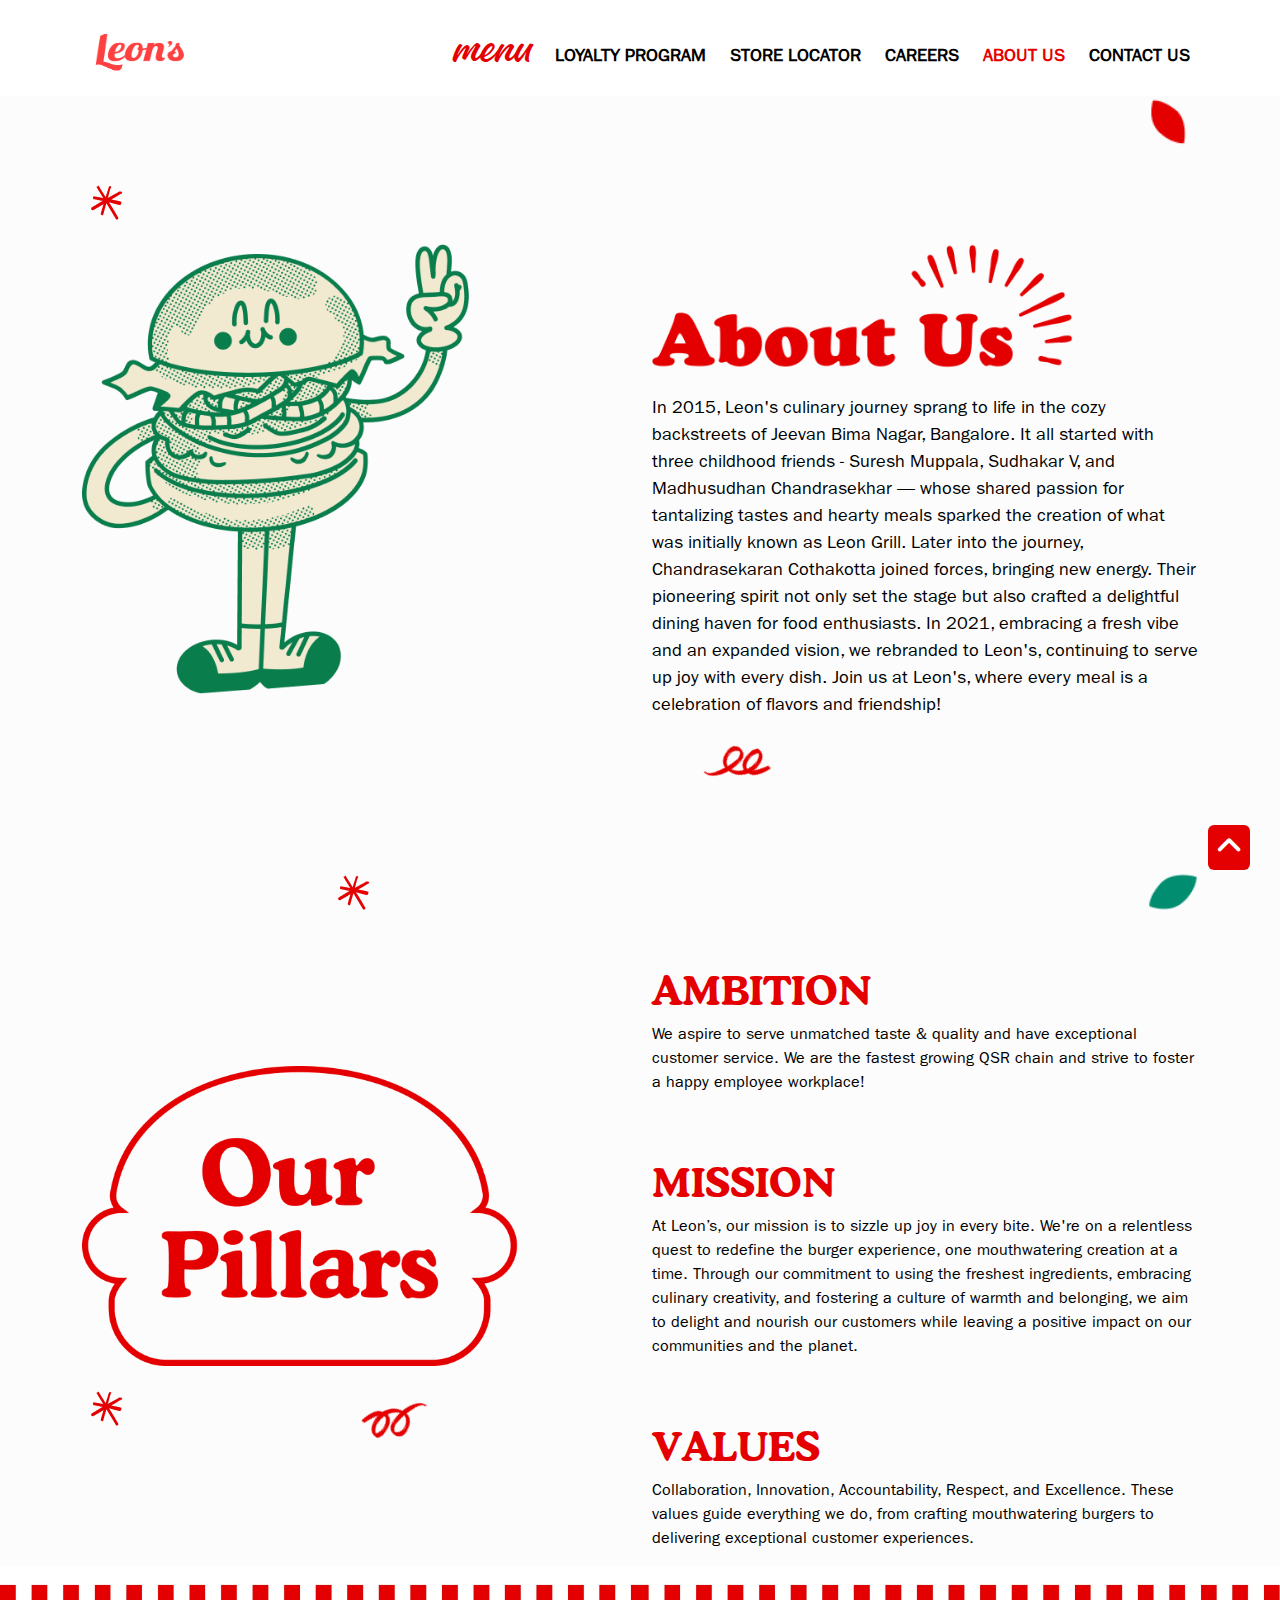
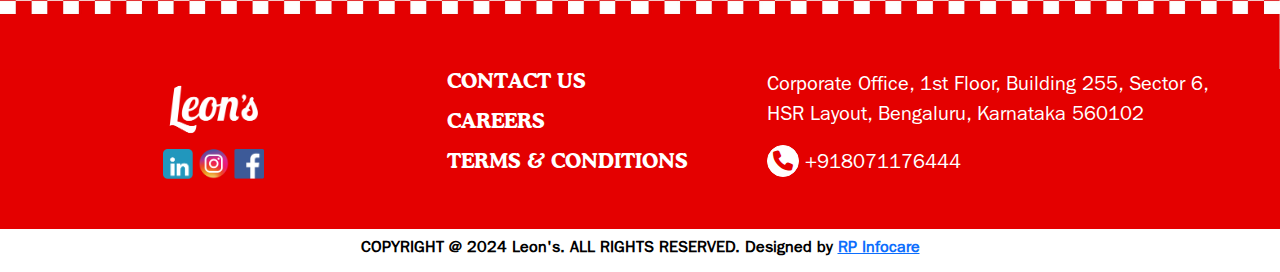
<file: about.html>
<!DOCTYPE html>
<html lang="en">
    <head>
        <meta charset="UTF-8" />
        <meta name="viewport" content="width=device-width, initial-scale=1.0" />
        <link
          href="https://cdn.jsdelivr.net/npm/bootstrap@5.3.2/dist/css/bootstrap.min.css"
          rel="stylesheet"
          integrity="sha384-T3c6CoIi6uLrA9TneNEoa7RxnatzjcDSCmG1MXxSR1GAsXEV/Dwwykc2MPK8M2HN"
          crossorigin="anonymous"
        />
        <link
          href="https://cdnjs.cloudflare.com/ajax/libs/font-awesome/6.5.1/css/all.min.css"
          rel="stylesheet"
        />
               <link
          href="https://stackpath.bootstrapcdn.com/bootstrap/4.5.2/css/bootstrap.min.css"
          rel="stylesheet"
        />
        <!-- Bootstrap CSS -->
        <link
          href="https://cdn.jsdelivr.net/npm/bootstrap@5.3.0-alpha1/dist/css/bootstrap.min.css"
          rel="stylesheet"
        />
    
        <!-- Bootstrap JavaScript (bundle includes Popper.js) -->
        <script src="https://cdn.jsdelivr.net/npm/bootstrap@5.3.0-alpha1/dist/js/bootstrap.bundle.min.js"></script>
    
        <!-- Bootstrap CSS -->
        <link
          href="https://cdn.jsdelivr.net/npm/bootstrap@5.3.0-alpha1/dist/css/bootstrap.min.css"
          rel="stylesheet"
        />
    
        <!-- Bootstrap JavaScript (bundle includes Popper.js) -->
        <script src="https://cdn.jsdelivr.net/npm/bootstrap@5.3.0-alpha1/dist/js/bootstrap.bundle.min.js"></script>
       
        <link
          href="	https://stackpath.bootstrapcdn.com/bootstrap/5.0.0-alpha1/css/bootstrap.min.css"
        />
        <script src="https://stackpath.bootstrapcdn.com/bootstrap/5.0.0-alpha1/js/bootstrap.min.js"></script>
        <script src="https://cdnjs.cloudflare.com/ajax/libs/jquery/3.2.1/jquery.min.js"></script>
        <script src="https://cdn.jsdelivr.net/npm/bootstrap@5.3.2/dist/js/bootstrap.bundle.min.js"></script>
        <script src="https://code.jquery.com/jquery-3.6.0.min.js"></script>
        <!-- Latest compiled and minified CSS -->
        <link
          href="https://cdn.jsdelivr.net/npm/bootstrap@5.3.3/dist/css/bootstrap.min.css"
          rel="stylesheet"
        />
    
        <!-- Latest compiled JavaScript -->
        <script src="https://cdn.jsdelivr.net/npm/bootstrap@5.3.3/dist/js/bootstrap.bundle.min.js"></script>
        <link rel="stylesheet" href="style.css" />
    
        <link
          href="https://cdn.jsdelivr.net/npm/bootstrap@5.3.2/dist/css/bootstrap.min.css"
          rel="stylesheet"
          integrity="sha384-T3c6CoIi6uLrA9TneNEoa7RxnatzjcDSCmG1MXxSR1GAsXEV/Dwwykc2MPK8M2HN"
          crossorigin="anonymous"
        />
        <link
          href="https://cdnjs.cloudflare.com/ajax/libs/font-awesome/6.5.1/css/all.min.css"
          rel="stylesheet"
        />
    
        <link
          href="https://stackpath.bootstrapcdn.com/bootstrap/4.5.2/css/bootstrap.min.css"
          rel="stylesheet"
        />
        <!-- Bootstrap CSS -->
        <link
          href="https://cdn.jsdelivr.net/npm/bootstrap@5.3.0-alpha1/dist/css/bootstrap.min.css"
          rel="stylesheet"
        />
    
        <!-- Bootstrap JavaScript (bundle includes Popper.js) -->
        <script src="https://cdn.jsdelivr.net/npm/bootstrap@5.3.0-alpha1/dist/js/bootstrap.bundle.min.js"></script>
    
        <!-- Bootstrap CSS -->
        <link
          href="https://cdn.jsdelivr.net/npm/bootstrap@5.3.0-alpha1/dist/css/bootstrap.min.css"
          rel="stylesheet"
        />
    
        <!-- Bootstrap JavaScript (bundle includes Popper.js) -->
        <script src="https://cdn.jsdelivr.net/npm/bootstrap@5.3.0-alpha1/dist/js/bootstrap.bundle.min.js"></script>
    
        <link
          href="https://fonts.googleapis.com/css2?family=Mulish:ital,wght@0,200..1000;1,200..1000&display=swap"
          rel="stylesheet"
        />
        <link
          href="	https://stackpath.bootstrapcdn.com/bootstrap/5.0.0-alpha1/css/bootstrap.min.css"
        />
        <script src="https://stackpath.bootstrapcdn.com/bootstrap/5.0.0-alpha1/js/bootstrap.min.js"></script>
        <script src="https://cdnjs.cloudflare.com/ajax/libs/jquery/3.2.1/jquery.min.js"></script>
        <script src="https://cdn.jsdelivr.net/npm/bootstrap@5.3.2/dist/js/bootstrap.bundle.min.js"></script>
        <script src="https://code.jquery.com/jquery-3.6.0.min.js"></script>
        <link rel="preconnect" href="https://fonts.googleapis.com">
<link rel="preconnect" href="https://fonts.gstatic.com" crossorigin>
<link href="https://fonts.googleapis.com/css2?family=Amaranth:ital,wght@0,400;0,700;1,400;1,700&family=Crimson+Text:ital,wght@0,400;0,600;0,700;1,400;1,600;1,700&family=Dancing+Script:wght@400..700&family=Mulish:ital,wght@0,200..1000;1,200..1000&family=Open+Sans:ital,wght@0,300..800;1,300..800&family=Roboto+Serif:ital,opsz,wght@0,8..144,100..900;1,8..144,100..900&display=swap" rel="stylesheet">

                <title>Leon's</title>
        <link rel="shortcut icon" type="image/png" href="assets/Red Logo.png">

    </head>
<body>

  <div class="scroll-up-btn">
    <i class="fa-solid fa-angle-up"></i>
</div>
     <!-- Navbar -->
     <nav class="navbar navbar-expand-lg" >
        <div class="container">
            <a class="navbar-brand" href="index.html">
                <img class="pt-2" src="assets/Red Logo.png" alt="" height="70px" width="115px"/>
            </a>
            <button class="navbar-toggler" type="button" data-toggle="collapse" data-target="#navbarNav" aria-controls="navbarNav" aria-expanded="false" aria-label="Toggle navigation">
              <span class="navbar-toggler-icon" data-toggle="collapse" data-target=".navbar-collapse"></span>
            </button>
            <div class="collapse navbar-collapse" id="navbarNav" >
                <ul class="navbar-nav ms-auto">
                  <li class="nav-item">
                    <a class="nav-link" id="font" aria-current="page" href="menu.html"
                        style="color: #E40000; font-size: 40px; font-family: Gladiola; margin-top: 0;">menu</a>
                </li>
                    <li class="nav-item pt-4 pl-2">
                        <a class="nav-link" href="loyalityProgram.html"
                         
                            style="color: #000; font-size: 18px; font-weight: 600;">
                            LOYALTY PROGRAM
                        </a>
                        
                    </li>
                    <li class="nav-item pt-4 pl-2">
                        <a class="nav-link " href="storeLocator.html" style="color: #000; font-size: 18px; font-weight: 600;">STORE LOCATOR
                          </a>
                    </li>
                    <li class="nav-item pt-4 pl-2">
                      <a class="nav-link" href="careers.html" style="color: #000; font-size: 18px; font-weight: 600;">CAREERS</a>
                  </li>
                  <li class="nav-item pt-4 pl-2">
                    <a class="nav-link " href="about.html" style="color: #E40000; font-size: 18px; font-weight: 600;">ABOUT US
                        </a>
                </li>
                    <li class="nav-item pt-4 pl-2">
                        <a class="nav-link " href="contact.html" style="color: #000; font-size: 18px; font-weight: 600;">CONTACT US
                            </a>
                    </li>
                   
                </ul>
            </div>
        </div>
    </nav>

    <div style="background-color: #FCFCFC;">
    <div class="container">
        <div class="row">
            <div class="col-md-6">
                <img src="assets/Clip path group (4).png" class="img-fluid" style="position: relative; top: 80px"/>
            </div>
            <div class="col-md-6 d-flex justify-content-end">
                <img src="assets/Clip path group (10).png" class="img-fluid"/>
            </div>
        </div>
    </div>

    <div class="container mt-5">
        <div class="row pt-5">
            <div class="col-md-6">
                <img src="assets/Group 8.png" class="img-fluid" style="height: 450px;"/>
            </div>
            <div class="col-md-6">
                <img src="assets/Group 62.png" class="img-fluid" style="height: 150px;"/>
                <p style="color: #000; font-size: 18px; font-weight: 500; font-family: ITC Franklin Gothic LT Book Regular;">In 2015, Leon's culinary journey sprang to life in the cozy backstreets of Jeevan Bima Nagar, Bangalore. It all started with three childhood friends - Suresh Muppala, Sudhakar V, and Madhusudhan Chandrasekhar — whose shared passion for tantalizing tastes and hearty meals sparked the creation of what was initially known as Leon Grill. Later into the journey, Chandrasekaran Cothakotta joined forces, bringing new energy. Their pioneering spirit not only set the stage but also crafted a delightful dining haven for food enthusiasts. In 2021, embracing a fresh vibe and an expanded vision, we rebranded to Leon's, continuing to serve up joy with every dish. Join us at Leon's, where every meal is a celebration of flavors and friendship!</p>
                <img src="assets/Clip path group (5).png" class="img-fluid pl-5 pt-3" style="transform: rotate(310deg);"/>
            </div>
        </div>
    </div>

    <div class="container mt-5">
        <div class="row">
            <div class="col-6 d-flex justify-content-center">
                <img src="assets/Clip path group (4).png" class="img-fluid"/>
            </div>
            <div class="col-6 d-flex justify-content-end">
                <img src="assets/Clip path group (6).png" class="img-fluid"/>
            </div>
        </div>
        <div class="row mt-5 d-flex justify-content-center align-items-center">
            <div class="col-md-6">
                <img src="assets/Clip path group (11).png" class="img-fluid" style="height: 300px; display: flex; justify-content: center;"/>
                <div class="row pt-3">
                    <div class="col-6">
                        <img src="assets/Clip path group (4).png" class="img-fluid"/>
                    </div>
                    <div class="col-6">
                        <img src="assets/Clip path group (5).png" class="img-fluid pt-3" style="transform: rotate(120deg);"/>
                    </div>
                </div>
            </div>
            <div class="col-md-6">
                <h1 style="color: #E40000; font-weight: 500; font-family: Cooper Bold BT;">AMBITION</h1>
                <p style="color: #000; font-weight: 500; font-family: ITC Franklin Gothic LT Book Regular;">We aspire to serve unmatched taste & quality and have exceptional customer service. We are the fastest growing QSR chain and strive to foster a happy employee workplace!</p>
                <h1 class="pt-5" style="color: #E40000; font-weight: 500; font-family: Cooper Bold BT;">MISSION</h1>
                <p style="color: #000; font-weight: 500; font-family: ITC Franklin Gothic LT Book Regular;">At Leon’s, our mission is to sizzle up joy in every bite. We're on a relentless quest to redefine the burger experience, one mouthwatering creation at a time. Through our commitment to using the freshest ingredients, embracing culinary creativity, and fostering a culture of warmth and belonging, we aim to delight and nourish our customers while leaving a positive impact on our communities and the planet.</p>
                <h1 class="pt-5" style="color: #E40000; font-weight: 500; font-family: Cooper Bold BT;">VALUES</h1>
                <p style="color: #000; font-weight: 500; font-family: ITC Franklin Gothic LT Book Regular;">Collaboration, Innovation, Accountability, Respect, and Excellence. These values guide everything we do, from crafting mouthwatering burgers to delivering exceptional customer experiences.</p>
            </div>
        </div>
    </div>
    </div>

    <img src="assets/2 (1).jpg" class="img-fluid" width="100%" />
    <div class="container-fluid pb-3" style="background: #E40000;">
        
        <div class="row" style="background-color: #E40000; position: relative; bottom: 20px;">
          <div class="col-lg-4 col-md-12 text-center">
            <img src="assets/White Logo.png" height="80px" width="115px"/>
            <div>
              <a href="https://www.linkedin.com/company/leonsindia/"><img src="assets/Group 4.png" style="height: 30px;"/></a>
              <a href="https://www.instagram.com/leonsindia/"><img src="assets/Clip path group (9).png" style="height: 30px;"/></a>
              <a href="https://www.facebook.com/leonsindia/"><img src="assets/Group 5.png" style="height: 30px;"/></a>
            </div>
          </div>
    
          <div class="col-lg-3 col-md-6" style="color: #FFF; font-family: Cooper Bold BT;">
            
            <a  href="contact.html" style="text-decoration: none; color: #FFF;"><h5 class="pl-2" >CONTACT US</h5></a>
            <a  href="careers.html" style="text-decoration: none; color: #FFF;"><h5 class="pt-2 pl-2" >CAREERS</h5></a>
            <a href="terms&conditions.html" style="text-decoration: none; color: #FFF;"><h5 class="pt-2 pl-2 ">TERMS & CONDITIONS</h5></a>

          </div>
    
          <div class="col-lg-5 col-md-6" style="color: #FFF;">
            <p class="pl-2 pr-4" style="font-size: 20px; font-family: ITC Franklin Gothic LT Book Regular;">Corporate Office, 1st Floor, Building 255, Sector 6, HSR Layout, Bengaluru, Karnataka 560102</p>
            <p class="pl-2 pr-2" style="font-size: 20px; font-family: ITC Franklin Gothic LT Book Regular;" ><i class="fa-solid fa-phone" style="border: 1px solid #FFF; background-color: #FFF; border-radius: 50px; color: #E40000; font-size: 20px; padding: 5px;"></i> +918071176444</p>
          </div>
        </div>
      </div>

      <div class="container-fluid pt-2 pb-2">
        <h6 class="text-center" style="color: #000; font-weight: 600;">COPYRIGHT @ 2024 Leon's. ALL RIGHTS RESERVED. Designed by <a
          href="https://www.rpinfocare.com/">RP Infocare</a>
      </div>

      <script src="main.js">

      </script>
</body>
</html>
</file>
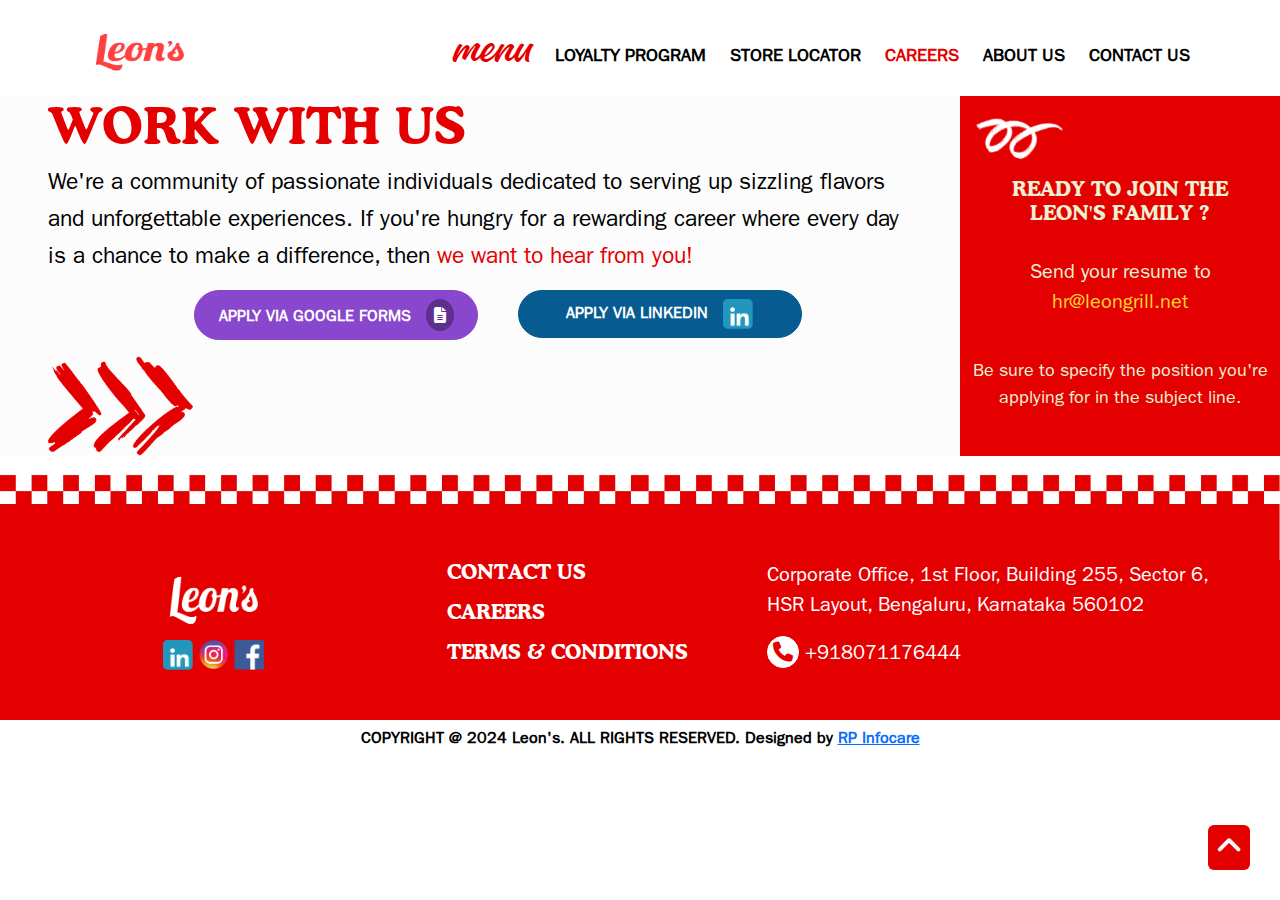
<file: careers.html>
<!DOCTYPE html>
<html lang="en">
    <head>
        <meta charset="UTF-8" />
        <meta name="viewport" content="width=device-width, initial-scale=1.0" />
        <link
          href="https://cdn.jsdelivr.net/npm/bootstrap@5.3.2/dist/css/bootstrap.min.css"
          rel="stylesheet"
          integrity="sha384-T3c6CoIi6uLrA9TneNEoa7RxnatzjcDSCmG1MXxSR1GAsXEV/Dwwykc2MPK8M2HN"
          crossorigin="anonymous"
        />
        <link
          href="https://cdnjs.cloudflare.com/ajax/libs/font-awesome/6.5.1/css/all.min.css"
          rel="stylesheet"
        />
               <link
          href="https://stackpath.bootstrapcdn.com/bootstrap/4.5.2/css/bootstrap.min.css"
          rel="stylesheet"
        />
        <!-- Bootstrap CSS -->
        <link
          href="https://cdn.jsdelivr.net/npm/bootstrap@5.3.0-alpha1/dist/css/bootstrap.min.css"
          rel="stylesheet"
        />
    
        <!-- Bootstrap JavaScript (bundle includes Popper.js) -->
        <script src="https://cdn.jsdelivr.net/npm/bootstrap@5.3.0-alpha1/dist/js/bootstrap.bundle.min.js"></script>
    
        <!-- Bootstrap CSS -->
        <link
          href="https://cdn.jsdelivr.net/npm/bootstrap@5.3.0-alpha1/dist/css/bootstrap.min.css"
          rel="stylesheet"
        />
    
        <!-- Bootstrap JavaScript (bundle includes Popper.js) -->
        <script src="https://cdn.jsdelivr.net/npm/bootstrap@5.3.0-alpha1/dist/js/bootstrap.bundle.min.js"></script>
       
        <link
          href="	https://stackpath.bootstrapcdn.com/bootstrap/5.0.0-alpha1/css/bootstrap.min.css"
        />
        <script src="https://stackpath.bootstrapcdn.com/bootstrap/5.0.0-alpha1/js/bootstrap.min.js"></script>
        <script src="https://cdnjs.cloudflare.com/ajax/libs/jquery/3.2.1/jquery.min.js"></script>
        <script src="https://cdn.jsdelivr.net/npm/bootstrap@5.3.2/dist/js/bootstrap.bundle.min.js"></script>
        <script src="https://code.jquery.com/jquery-3.6.0.min.js"></script>
        <!-- Latest compiled and minified CSS -->
        <link
          href="https://cdn.jsdelivr.net/npm/bootstrap@5.3.3/dist/css/bootstrap.min.css"
          rel="stylesheet"
        />
    
        <!-- Latest compiled JavaScript -->
        <script src="https://cdn.jsdelivr.net/npm/bootstrap@5.3.3/dist/js/bootstrap.bundle.min.js"></script>
        <link rel="stylesheet" href="style.css" />
    
        <link
          href="https://cdn.jsdelivr.net/npm/bootstrap@5.3.2/dist/css/bootstrap.min.css"
          rel="stylesheet"
          integrity="sha384-T3c6CoIi6uLrA9TneNEoa7RxnatzjcDSCmG1MXxSR1GAsXEV/Dwwykc2MPK8M2HN"
          crossorigin="anonymous"
        />
        <link
          href="https://cdnjs.cloudflare.com/ajax/libs/font-awesome/6.5.1/css/all.min.css"
          rel="stylesheet"
        />
    
        <link
          href="https://stackpath.bootstrapcdn.com/bootstrap/4.5.2/css/bootstrap.min.css"
          rel="stylesheet"
        />
        <!-- Bootstrap CSS -->
        <link
          href="https://cdn.jsdelivr.net/npm/bootstrap@5.3.0-alpha1/dist/css/bootstrap.min.css"
          rel="stylesheet"
        />
    
        <!-- Bootstrap JavaScript (bundle includes Popper.js) -->
        <script src="https://cdn.jsdelivr.net/npm/bootstrap@5.3.0-alpha1/dist/js/bootstrap.bundle.min.js"></script>
    
        <!-- Bootstrap CSS -->
        <link
          href="https://cdn.jsdelivr.net/npm/bootstrap@5.3.0-alpha1/dist/css/bootstrap.min.css"
          rel="stylesheet"
        />
    
        <!-- Bootstrap JavaScript (bundle includes Popper.js) -->
        <script src="https://cdn.jsdelivr.net/npm/bootstrap@5.3.0-alpha1/dist/js/bootstrap.bundle.min.js"></script>
    
        <link
          href="https://fonts.googleapis.com/css2?family=Mulish:ital,wght@0,200..1000;1,200..1000&display=swap"
          rel="stylesheet"
        />
        <link
          href="	https://stackpath.bootstrapcdn.com/bootstrap/5.0.0-alpha1/css/bootstrap.min.css"
        />
        <script src="https://stackpath.bootstrapcdn.com/bootstrap/5.0.0-alpha1/js/bootstrap.min.js"></script>
        <script src="https://cdnjs.cloudflare.com/ajax/libs/jquery/3.2.1/jquery.min.js"></script>
        <script src="https://cdn.jsdelivr.net/npm/bootstrap@5.3.2/dist/js/bootstrap.bundle.min.js"></script>
        <script src="https://code.jquery.com/jquery-3.6.0.min.js"></script>
        <link rel="preconnect" href="https://fonts.googleapis.com">
<link rel="preconnect" href="https://fonts.gstatic.com" crossorigin>
<link href="https://fonts.googleapis.com/css2?family=Amaranth:ital,wght@0,400;0,700;1,400;1,700&family=Crimson+Text:ital,wght@0,400;0,600;0,700;1,400;1,600;1,700&family=Dancing+Script:wght@400..700&family=Mulish:ital,wght@0,200..1000;1,200..1000&family=Open+Sans:ital,wght@0,300..800;1,300..800&family=Roboto+Serif:ital,opsz,wght@0,8..144,100..900;1,8..144,100..900&display=swap" rel="stylesheet">

                <title>Leon's</title>
        <link rel="shortcut icon" type="image/png" href="assets/Red Logo.png">

    </head>
<body>

  <div class="scroll-up-btn">
    <i class="fa-solid fa-angle-up"></i>
</div>
     <!-- Navbar -->
     <nav class="navbar navbar-expand-lg" >
        <div class="container">
            <a class="navbar-brand" href="index.html">
                <img class="pt-2" src="assets/Red Logo.png" alt="" height="70px" width="115px"/>
            </a>
            <button class="navbar-toggler" type="button" data-toggle="collapse" data-target="#navbarNav" aria-controls="navbarNav" aria-expanded="false" aria-label="Toggle navigation">
              <span class="navbar-toggler-icon" data-toggle="collapse" data-target=".navbar-collapse"></span>
            </button>
            <div class="collapse navbar-collapse" id="navbarNav" >
                <ul class="navbar-nav ms-auto">
                  <li class="nav-item">
                    <a class="nav-link" id="font" aria-current="page" href="menu.html"
                        style="color: #E40000; font-size: 40px; font-family: Gladiola; margin-top: 0;">menu</a>
                </li>
                    <li class="nav-item pt-4 pl-2">
                        <a class="nav-link" href="loyalityProgram.html"
                         
                            style="color: #000; font-size: 18px; font-weight: 600;">
                            LOYALTY PROGRAM
                        </a>
                        
                    </li>
                    <li class="nav-item pt-4 pl-2">
                        <a class="nav-link " href="storeLocator.html" style="color: #000; font-size: 18px; font-weight: 600;">STORE LOCATOR
                          </a>
                    </li>
                    <li class="nav-item pt-4 pl-2">
                      <a class="nav-link" href="careers.html" style="color: #E40000; font-size: 18px; font-weight: 600;">CAREERS</a>
                  </li>
                  <li class="nav-item pt-4 pl-2">
                    <a class="nav-link " href="about.html" style="color: #000; font-size: 18px; font-weight: 600;">ABOUT US
                        </a>
                </li>
                    <li class="nav-item pt-4 pl-2">
                        <a class="nav-link " href="contact.html" style="color: #000; font-size: 18px; font-weight: 600;">CONTACT US
                            </a>
                    </li>
                   
                </ul>
            </div>
        </div>
    </nav>
    
    <div style="background-color: #FCFCFC;">
    <div class="container-fluid">
        <!-- <div class="container"> -->
            <div class="row">
                <div class="col-md-9 pl-5">
                    <h1 style="font-size: 50px; color: #E40000; font-family: Cooper Bold BT;">WORK WITH US</h1>
                    <p class="pr-5" style="color: #000; font-size: 23px; font-weight: 500; line-height: 2.3rem; font-family: ITC Franklin Gothic LT Book Regular;">We're a community of passionate individuals dedicated to serving up sizzling flavors and unforgettable experiences. If you're hungry for a rewarding career where every day is a chance to make a difference, then <span style="color: #E40000;">we want to hear from you!</span></p>
                    <div class="row mt-2 d-flex justify-content-center">
                      <div class="col-md-4 col-sm-12 mx-2">
                        <a href="https://docs.google.com/forms/d/e/1FAIpQLSd9SMFf5udKNG8WslTb8S9IuO5q3SCZz4qzpvn9yiWr0r8F6A/viewform?vc=0&c=0&w=1&flr=0 " style="text-decoration: none;"><p class="text-center pt-2 pb-2" style="border: 1px solid #8947ce; background-color: #8947ce; color: #FFF; font-weight: 600; border-radius: 30px;">APPLY VIA GOOGLE FORMS &nbsp; <i class="fa-solid fa-file-lines" style="border: 1px solid #5d308e; background-color: #5d308e; border-radius: 50%; padding: 7px;"></i></p></a>
                      </div>
                      <div class="col-md-4 col-sm-12 mx-2">
                        <a href="https://www.linkedin.com/company/leonsindia/jobs/" style="text-decoration: none;"><p class="text-center pt-2 pb-2" style="border: 1px solid #065b91; background-color: #065b91; color: #FFF; font-weight: 600; border-radius: 30px;">APPLY VIA LINKEDIN &nbsp; <img src="assets/Group 4.png" style="height: 30px;"/></p></a>
                      </div>

                    </div>
                    <img src="assets/Group 73.png" style="height: 100px;"/>
                </div>
                <div class="col-md-3 pb-3" style="background-color: #E40000;">
                    <img src="assets/Clip path group (2).png" class="img-fluid" style="transform: rotate(200deg);"/>
                    <h3 class="text-center pl-2 pr-2" style="color: #ECF1D3; font-size: 20px; font-family: Cooper Bold BT;">READY TO JOIN THE LEON'S FAMILY ?</h3>
                    <p class="text-center pt-4 pl-5 pr-5" style="color: #ECF1D3; font-size: 20px; font-family: ITC Franklin Gothic LT Book Regular;">Send your resume to <a style="text-decoration: none; color: #FFD230;">hr@leongrill.net</a></p>
                    <p class="text-center pt-4" style="color: #ECF1D3; font-size: 20px; font-family: ITC Franklin Gothic LT Book Regular; font-size: 18px;">Be sure to specify the position you're applying for in the subject line.</p>
                </div>
            </div>
        <!-- </div> -->
    </div>
    </div>

    <img src="assets/2 (1).jpg" class="img-fluid" width="100%" />
    <div class="container-fluid pb-3" style="background: #E40000;">
        
        <div class="row" style="background-color: #E40000; position: relative; bottom: 20px;">
          <div class="col-lg-4 col-md-12 text-center">
            <img src="assets/White Logo.png" height="80px" width="115px"/>
            <div>
              <a href="https://www.linkedin.com/company/leonsindia/"><img src="assets/Group 4.png" style="height: 30px;"/></a>
              <a href="https://www.instagram.com/leonsindia/"><img src="assets/Clip path group (9).png" style="height: 30px;"/></a>
              <a href="https://www.facebook.com/leonsindia/"><img src="assets/Group 5.png" style="height: 30px;"/></a>
            </div>
          </div>
    
          <div class="col-lg-3 col-md-6" style="color: #FFF; font-family: Cooper Bold BT;">
            
            <a  href="contact.html" style="text-decoration: none; color: #FFF;"><h5 class="pl-2" >CONTACT US</h5></a>
            <a  href="careers.html" style="text-decoration: none; color: #FFF;"><h5 class="pt-2 pl-2" >CAREERS</h5></a>
            <a href="terms&conditions.html" style="text-decoration: none; color: #FFF;"><h5 class="pt-2 pl-2 ">TERMS & CONDITIONS</h5></a>

          </div>
    
          <div class="col-lg-5 col-md-6" style="color: #FFF;">
            <p class="pl-2 pr-4" style="font-size: 20px; font-family: ITC Franklin Gothic LT Book Regular;">Corporate Office, 1st Floor, Building 255, Sector 6, HSR Layout, Bengaluru, Karnataka 560102</p>
            <p class="pl-2 pr-2" style="font-size: 20px; font-family: ITC Franklin Gothic LT Book Regular;" ><i class="fa-solid fa-phone" style="border: 1px solid #FFF; background-color: #FFF; border-radius: 50px; color: #E40000; font-size: 20px; padding: 5px;"></i> +918071176444</p>
          </div>
        </div>
      </div>
      <div class="container-fluid pt-2 pb-2">
        <h6 class="text-center" style="color: #000; font-weight: 600;">COPYRIGHT @ 2024 Leon's. ALL RIGHTS RESERVED. Designed by <a
          href="https://www.rpinfocare.com/">RP Infocare</a>
      </div>

      <script src="main.js"></script>
</body>
</html>
</file>
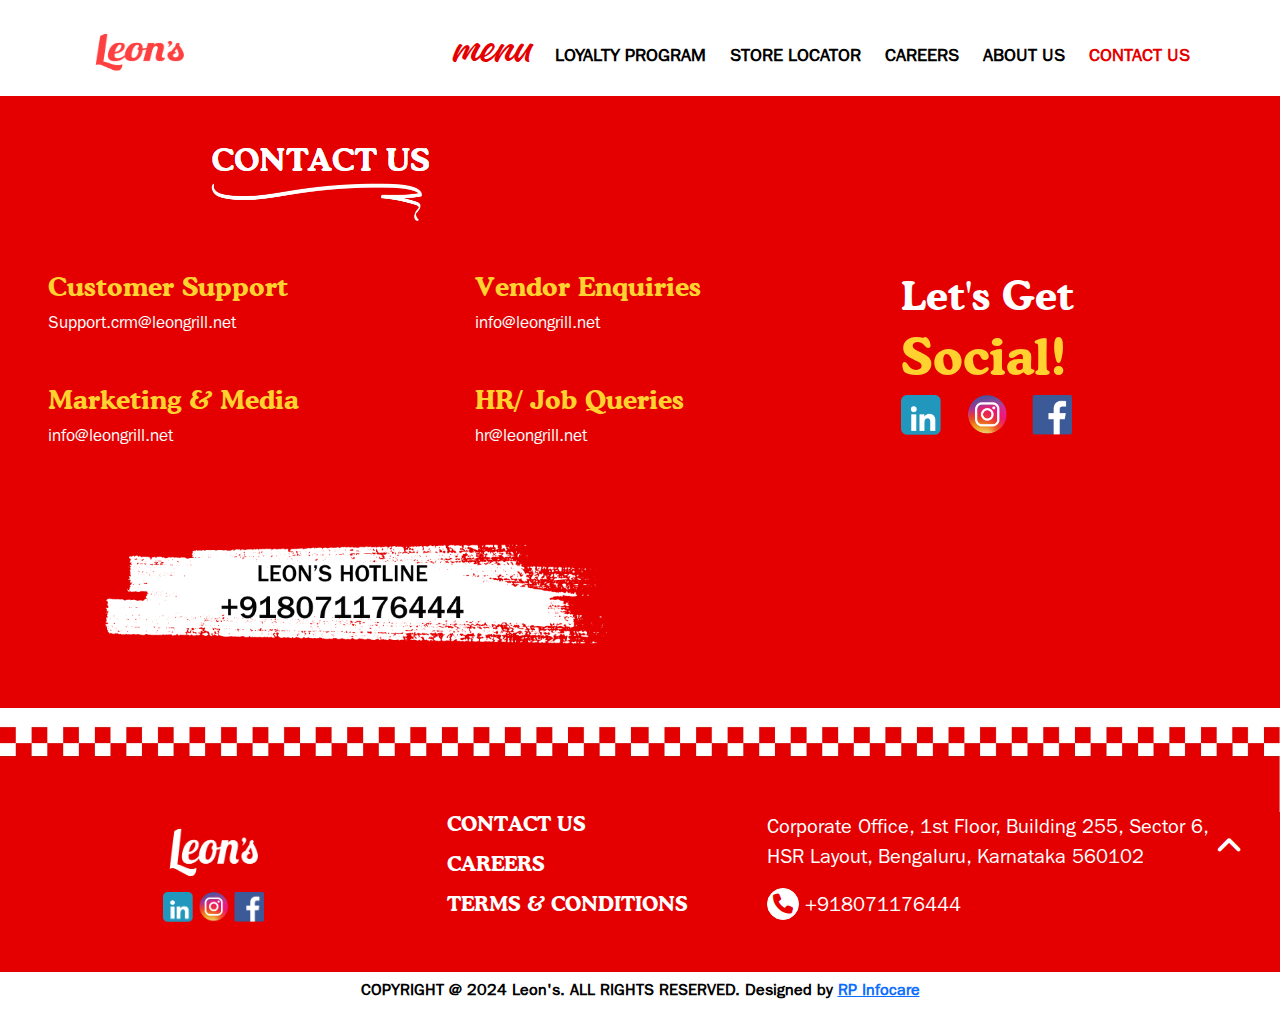
<file: contact.html>
<!DOCTYPE html>
<html lang="en">
    <head>
        <meta charset="UTF-8" />
        <meta name="viewport" content="width=device-width, initial-scale=1.0" />
        <link
          href="https://cdn.jsdelivr.net/npm/bootstrap@5.3.2/dist/css/bootstrap.min.css"
          rel="stylesheet"
          integrity="sha384-T3c6CoIi6uLrA9TneNEoa7RxnatzjcDSCmG1MXxSR1GAsXEV/Dwwykc2MPK8M2HN"
          crossorigin="anonymous"
        />
        <link
          href="https://cdnjs.cloudflare.com/ajax/libs/font-awesome/6.5.1/css/all.min.css"
          rel="stylesheet"
        />
               <link
          href="https://stackpath.bootstrapcdn.com/bootstrap/4.5.2/css/bootstrap.min.css"
          rel="stylesheet"
        />
        <!-- Bootstrap CSS -->
        <link
          href="https://cdn.jsdelivr.net/npm/bootstrap@5.3.0-alpha1/dist/css/bootstrap.min.css"
          rel="stylesheet"
        />
    
        <!-- Bootstrap JavaScript (bundle includes Popper.js) -->
        <script src="https://cdn.jsdelivr.net/npm/bootstrap@5.3.0-alpha1/dist/js/bootstrap.bundle.min.js"></script>
    
        <!-- Bootstrap CSS -->
        <link
          href="https://cdn.jsdelivr.net/npm/bootstrap@5.3.0-alpha1/dist/css/bootstrap.min.css"
          rel="stylesheet"
        />
    
        <!-- Bootstrap JavaScript (bundle includes Popper.js) -->
        <script src="https://cdn.jsdelivr.net/npm/bootstrap@5.3.0-alpha1/dist/js/bootstrap.bundle.min.js"></script>
       
        <link
          href="	https://stackpath.bootstrapcdn.com/bootstrap/5.0.0-alpha1/css/bootstrap.min.css"
        />
        <script src="https://stackpath.bootstrapcdn.com/bootstrap/5.0.0-alpha1/js/bootstrap.min.js"></script>
        <script src="https://cdnjs.cloudflare.com/ajax/libs/jquery/3.2.1/jquery.min.js"></script>
        <script src="https://cdn.jsdelivr.net/npm/bootstrap@5.3.2/dist/js/bootstrap.bundle.min.js"></script>
        <script src="https://code.jquery.com/jquery-3.6.0.min.js"></script>
        <!-- Latest compiled and minified CSS -->
        <link
          href="https://cdn.jsdelivr.net/npm/bootstrap@5.3.3/dist/css/bootstrap.min.css"
          rel="stylesheet"
        />
    
        <!-- Latest compiled JavaScript -->
        <script src="https://cdn.jsdelivr.net/npm/bootstrap@5.3.3/dist/js/bootstrap.bundle.min.js"></script>
        <link rel="stylesheet" href="style.css" />
    
        <link
          href="https://cdn.jsdelivr.net/npm/bootstrap@5.3.2/dist/css/bootstrap.min.css"
          rel="stylesheet"
          integrity="sha384-T3c6CoIi6uLrA9TneNEoa7RxnatzjcDSCmG1MXxSR1GAsXEV/Dwwykc2MPK8M2HN"
          crossorigin="anonymous"
        />
        <link
          href="https://cdnjs.cloudflare.com/ajax/libs/font-awesome/6.5.1/css/all.min.css"
          rel="stylesheet"
        />
    
        <link
          href="https://stackpath.bootstrapcdn.com/bootstrap/4.5.2/css/bootstrap.min.css"
          rel="stylesheet"
        />
        <!-- Bootstrap CSS -->
        <link
          href="https://cdn.jsdelivr.net/npm/bootstrap@5.3.0-alpha1/dist/css/bootstrap.min.css"
          rel="stylesheet"
        />
    
        <!-- Bootstrap JavaScript (bundle includes Popper.js) -->
        <script src="https://cdn.jsdelivr.net/npm/bootstrap@5.3.0-alpha1/dist/js/bootstrap.bundle.min.js"></script>
    
        <!-- Bootstrap CSS -->
        <link
          href="https://cdn.jsdelivr.net/npm/bootstrap@5.3.0-alpha1/dist/css/bootstrap.min.css"
          rel="stylesheet"
        />
    
        <!-- Bootstrap JavaScript (bundle includes Popper.js) -->
        <script src="https://cdn.jsdelivr.net/npm/bootstrap@5.3.0-alpha1/dist/js/bootstrap.bundle.min.js"></script>
    
        <link
          href="https://fonts.googleapis.com/css2?family=Mulish:ital,wght@0,200..1000;1,200..1000&display=swap"
          rel="stylesheet"
        />
        <link
          href="	https://stackpath.bootstrapcdn.com/bootstrap/5.0.0-alpha1/css/bootstrap.min.css"
        />
        <script src="https://stackpath.bootstrapcdn.com/bootstrap/5.0.0-alpha1/js/bootstrap.min.js"></script>
        <script src="https://cdnjs.cloudflare.com/ajax/libs/jquery/3.2.1/jquery.min.js"></script>
        <script src="https://cdn.jsdelivr.net/npm/bootstrap@5.3.2/dist/js/bootstrap.bundle.min.js"></script>
        <script src="https://code.jquery.com/jquery-3.6.0.min.js"></script>
        <link rel="preconnect" href="https://fonts.googleapis.com">
        <link rel="preconnect" href="https://fonts.gstatic.com" crossorigin>
        <link href="https://fonts.googleapis.com/css2?family=Amaranth:ital,wght@0,400;0,700;1,400;1,700&family=Crimson+Text:ital,wght@0,400;0,600;0,700;1,400;1,600;1,700&family=Dancing+Script:wght@400..700&family=Mulish:ital,wght@0,200..1000;1,200..1000&family=Open+Sans:ital,wght@0,300..800;1,300..800&family=Roboto+Serif:ital,opsz,wght@0,8..144,100..900;1,8..144,100..900&display=swap" rel="stylesheet">

                <title>Leon's</title>
        <link rel="shortcut icon" type="image/png" href="assets/Red Logo.png">

    </head>
<body>

  <div class="scroll-up-btn">
    <i class="fa-solid fa-angle-up"></i>
</div>
     <!-- Navbar -->
     <nav class="navbar navbar-expand-lg" >
        <div class="container">
            <a class="navbar-brand" href="index.html">
                <img class="pt-2" src="assets/Red Logo.png" alt="" height="70px" width="115px"/>
            </a>
            <button class="navbar-toggler" type="button" data-toggle="collapse" data-target="#navbarNav" aria-controls="navbarNav" aria-expanded="false" aria-label="Toggle navigation">
              <span class="navbar-toggler-icon" data-toggle="collapse" data-target=".navbar-collapse"></span>
            </button>
            <div class="collapse navbar-collapse" id="navbarNav" >
                <ul class="navbar-nav ms-auto">
                  <li class="nav-item">
                    <a class="nav-link" id="font" aria-current="page" href="menu.html"
                        style="color: #E40000; font-size: 40px; font-family: Gladiola; margin-top: 0;">menu</a>
                </li>
                    <li class="nav-item pt-4 pl-2">
                        <a class="nav-link" href="loyalityProgram.html"
                         
                            style="color: #000; font-size: 18px; font-weight: 600;">
                            LOYALTY PROGRAM
                        </a>
                        
                    </li>
                    <li class="nav-item pt-4 pl-2">
                        <a class="nav-link " href="storeLocator.html" style="color: #000; font-size: 18px; font-weight: 600;">STORE LOCATOR
                          </a>
                    </li>
                    <li class="nav-item pt-4 pl-2">
                      <a class="nav-link" href="careers.html" style="color: #000; font-size: 18px; font-weight: 600;">CAREERS</a>
                  </li>
                  <li class="nav-item pt-4 pl-2">
                    <a class="nav-link " href="about.html" style="color: #000; font-size: 18px; font-weight: 600;">ABOUT US
                        </a>
                </li>
                    <li class="nav-item pt-4 pl-2">
                        <a class="nav-link " href="contact.html" style="color: #E40000; font-size: 18px; font-weight: 600;">CONTACT US
                            </a>
                    </li>
                   
                </ul>
            </div>
        </div>
    </nav>

    <div class="container-fluid pb-5" style="background-color: #E40000;">
        <div class="row">
        <!-- <h1 style="color: #FFF; font-size: 50px; font-family: Cooper Bold BT;">CONTACT US</h1> -->
        <div class="col-md-6 col-sm-12 pt-5 d-flex justify-content-center">
        <img src="assets/Screenshot 2024-06-06 132608.png" class="img-fluid" />
        </div>
        </div>
        <div class="row d-flex justify-content-center pt-5 pb-5">
          <div class="col-lg-8">
            <div class="row d-flex justify-content-center">
              <div class="col-md-6 col-sm-12 pl-5">
                <h4 style="color: #FFD230; font-size: 26px; font-family: Cooper Bold BT;">Customer Support</h4>
                <a href="mailto:Support.crm@leongrill.net" style="text-decoration: none; color: #FCFCFC; font-size: 17px; font-family: ITC Franklin Gothic LT Book Regular;">Support.crm@leongrill.net</a>

              </div>
              <div id="vendor" class="col-md-6 col-sm-12 pl-5">
                <h4 style="color: #FFD230; font-size: 26px; font-family: Cooper Bold BT;">Vendor Enquiries</h4>
                <a href="maito:info@leongrill.net" style="text-decoration: none; color: #FCFCFC; font-size: 17px; font-family: ITC Franklin Gothic LT Book Regular;">info@leongrill.net </a>

              </div>

              <div class="col-md-6 col-sm-12 pl-5">
                <h4 style="color: #FFD230; font-size: 26px; font-family: Cooper Bold BT;" class="mt-5">Marketing & Media</h4>
                <a href="mailto:info@leongrill.net" style="text-decoration: none; color: #FCFCFC; font-size: 17px; font-family: ITC Franklin Gothic LT Book Regular;">info@leongrill.net</a>

              </div>
              <div class="col-md-6 col-sm-12 pl-5">
                <h4 style="color: #FFD230; font-size: 26px; font-family: Cooper Bold BT;" class="mt-5">HR/ Job Queries</h4>
                <a href="mailto:hr@leongrill.net" style="text-decoration: none; color: #FCFCFC; font-size: 17px; font-family: ITC Franklin Gothic LT Book Regular;">hr@leongrill.net</a>

              </div>

            </div>

          </div>
           
          <div id="contactimg" class="col-md-4 pl-5">
                <h1 style="text-decoration: none; color: #FFF; font-size: 40px; font-family: Cooper Bold BT;">Let's Get</h1>
                <h1 style="color: #FFD230; font-size: 50px; font-family: Cooper Bold BT;">Social!</h1>
                <div class="row">
                    <div class="col-2">
                      <a href="https://www.linkedin.com/company/leonsindia/"><img src="assets/Group 4.png" style="height: 40px;"/></a>
                    </div>
                    <div class="col-2">
                      <a href="https://www.instagram.com/leonsindia/"><img src="assets/Clip path group (9).png" style="height: 40px;"/></a>
                    </div>
                    <div class="col-2">
                      <a href="https://www.facebook.com/leonsindia/"><img src="assets/Group 5.png" style="height: 40px;"/></a>
                    </div>
                </div>
            </div>
        </div>
        <div class="container-fluid pb-3">
          <div class="col-md-6 col-sm-12 d-flex justify-content-center">
        <img src="assets/Clip path group (13).png" class="img-fluid mt-5 pl-5" style="height: 100px;"/>

          </div>
        </div>
    </div>

    <img src="assets/2 (1).jpg" class="img-fluid" width="100%" />
    <div class="container-fluid pb-3" style="background: #E40000;">
        
        <div class="row" style="background-color: #E40000; position: relative; bottom: 20px;">
          <div class="col-lg-4 col-md-12 text-center">
            <img src="assets/White Logo.png" height="80px" width="115px"/>
            <div>
              <a href="https://www.linkedin.com/company/leonsindia/"><img src="assets/Group 4.png" style="height: 30px;"/></a>
              <a href="https://www.instagram.com/leonsindia/"><img src="assets/Clip path group (9).png" style="height: 30px;"/></a>
              <a href="https://www.facebook.com/leonsindia/"><img src="assets/Group 5.png" style="height: 30px;"/></a>
            </div>
          </div>
    
          <div class="col-lg-3 col-md-6" style="color: #FFF; font-family: Cooper Bold BT;">
            
            <a  href="contact.html" style="text-decoration: none; color: #FFF;"><h5 class="pl-2" >CONTACT US</h5></a>
            <a  href="careers.html" style="text-decoration: none; color: #FFF;"><h5 class="pt-2 pl-2" >CAREERS</h5></a>
            <a href="terms&conditions.html" style="text-decoration: none; color: #FFF;"><h5 class="pt-2 pl-2 ">TERMS & CONDITIONS</h5></a>

          </div>
    
          <div class="col-lg-5 col-md-6" style="color: #FFF;">
            <p class="pl-2 pr-4" style="font-size: 20px; font-family: ITC Franklin Gothic LT Book Regular;">Corporate Office, 1st Floor, Building 255, Sector 6, HSR Layout, Bengaluru, Karnataka 560102</p>
            <p class="pl-2 pr-2" style="font-size: 20px; font-family: ITC Franklin Gothic LT Book Regular;" ><i class="fa-solid fa-phone" style="border: 1px solid #FFF; background-color: #FFF; border-radius: 50px; color: #E40000; font-size: 20px; padding: 5px;"></i> +918071176444</p>
          </div>
        </div>
      </div>
      <div class="container-fluid pt-2 pb-2">
        <h6 class="text-center" style="color: #000; font-weight: 600;">COPYRIGHT @ 2024 Leon's. ALL RIGHTS RESERVED. Designed by <a
          href="https://www.rpinfocare.com/">RP Infocare</a>
      </div>

      <script src="main.js"></script>
</body>
</html>
</file>
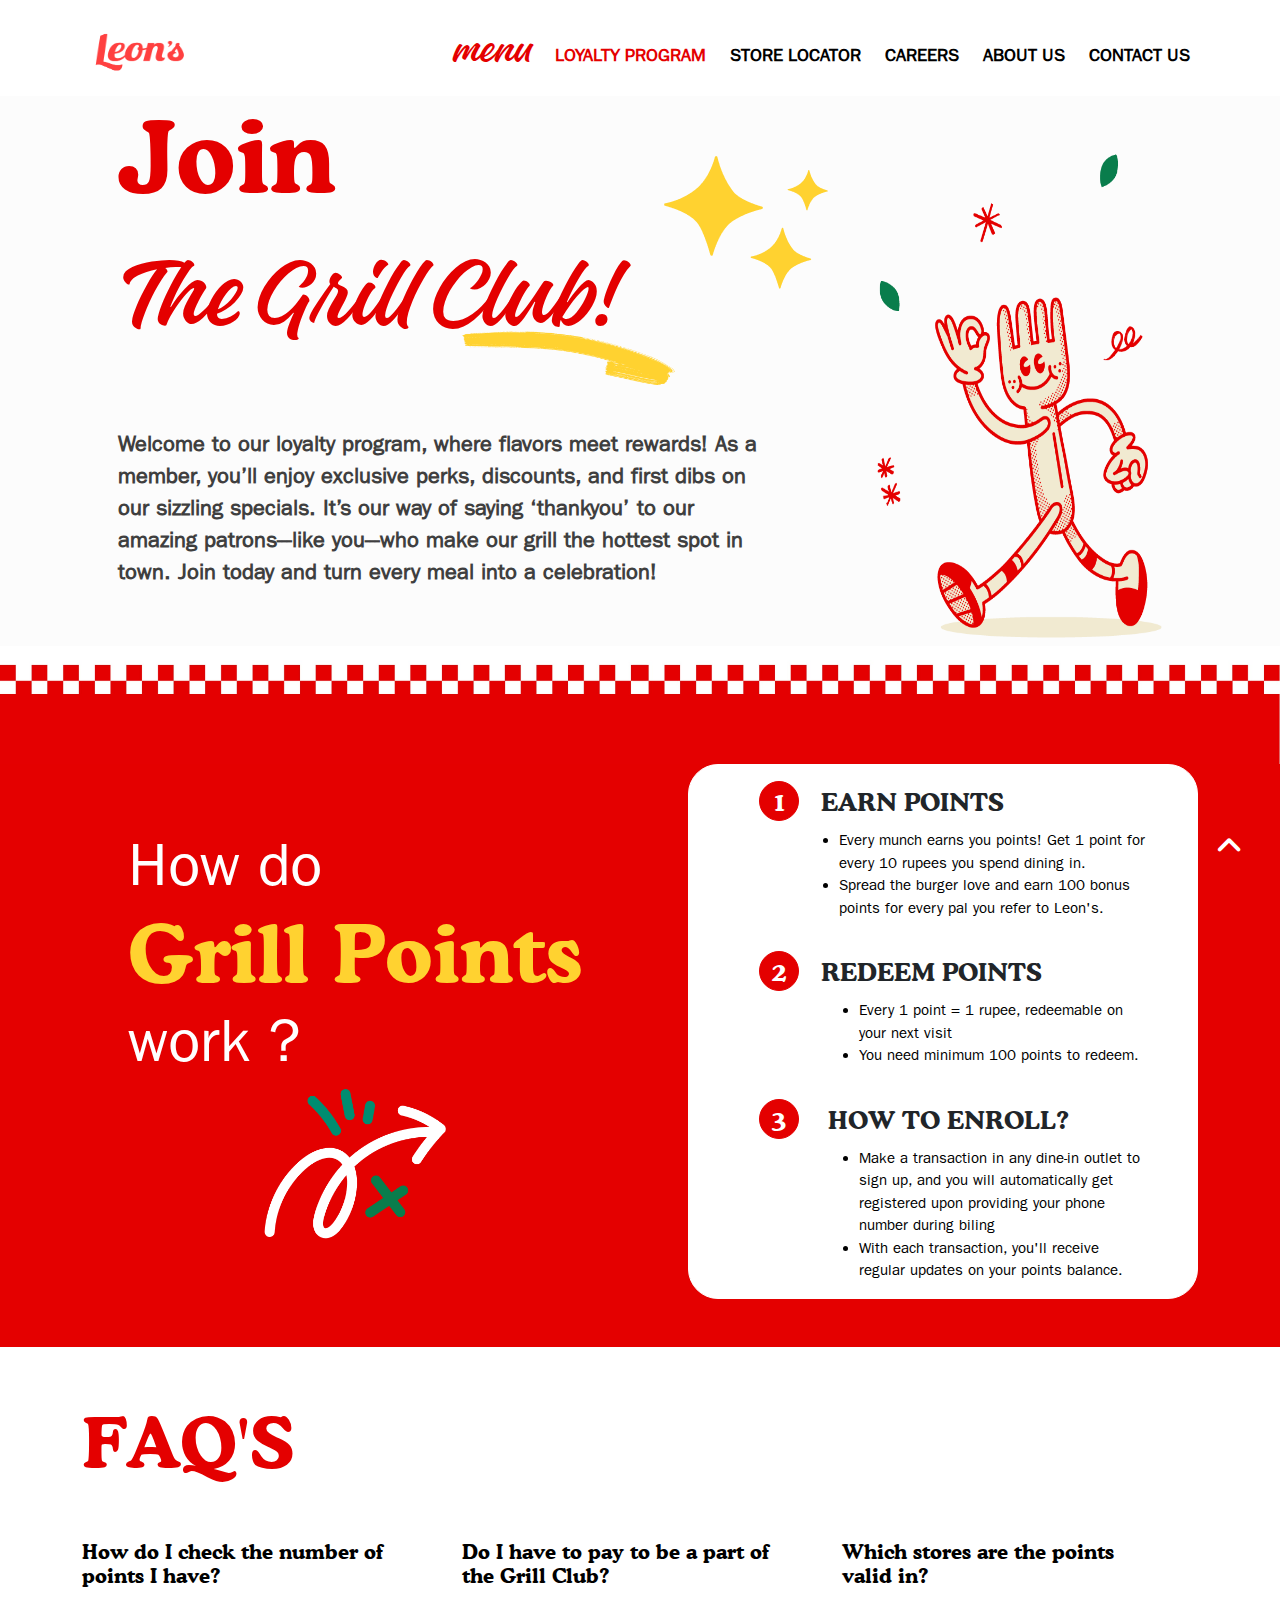
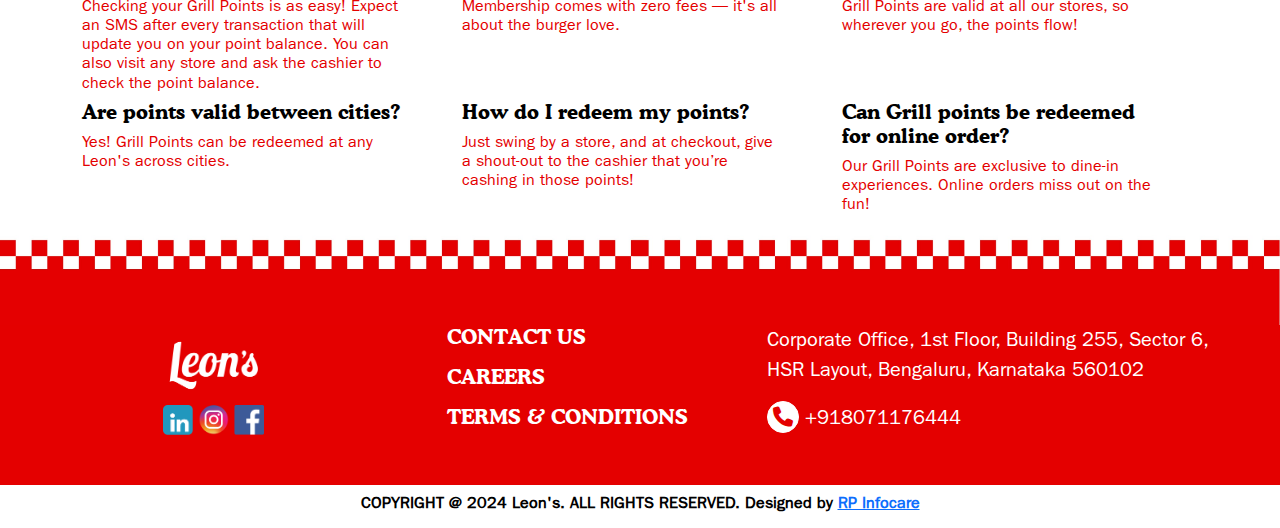
<file: loyalityProgram.html>
<!DOCTYPE html>
<html lang="en">
    <head>
        <meta charset="UTF-8" />
        <meta name="viewport" content="width=device-width, initial-scale=1.0" />
        <link
          href="https://cdn.jsdelivr.net/npm/bootstrap@5.3.2/dist/css/bootstrap.min.css"
          rel="stylesheet"
          integrity="sha384-T3c6CoIi6uLrA9TneNEoa7RxnatzjcDSCmG1MXxSR1GAsXEV/Dwwykc2MPK8M2HN"
          crossorigin="anonymous"
        />
        <link
          href="https://cdnjs.cloudflare.com/ajax/libs/font-awesome/6.5.1/css/all.min.css"
          rel="stylesheet"
        />
               <link
          href="https://stackpath.bootstrapcdn.com/bootstrap/4.5.2/css/bootstrap.min.css"
          rel="stylesheet"
        />
        <!-- Bootstrap CSS -->
        <link
          href="https://cdn.jsdelivr.net/npm/bootstrap@5.3.0-alpha1/dist/css/bootstrap.min.css"
          rel="stylesheet"
        />
    
        <!-- Bootstrap JavaScript (bundle includes Popper.js) -->
        <script src="https://cdn.jsdelivr.net/npm/bootstrap@5.3.0-alpha1/dist/js/bootstrap.bundle.min.js"></script>
    
        <!-- Bootstrap CSS -->
        <link
          href="https://cdn.jsdelivr.net/npm/bootstrap@5.3.0-alpha1/dist/css/bootstrap.min.css"
          rel="stylesheet"
        />
    
        <!-- Bootstrap JavaScript (bundle includes Popper.js) -->
        <script src="https://cdn.jsdelivr.net/npm/bootstrap@5.3.0-alpha1/dist/js/bootstrap.bundle.min.js"></script>
       
        <link
          href="	https://stackpath.bootstrapcdn.com/bootstrap/5.0.0-alpha1/css/bootstrap.min.css"
        />
        <script src="https://stackpath.bootstrapcdn.com/bootstrap/5.0.0-alpha1/js/bootstrap.min.js"></script>
        <script src="https://cdnjs.cloudflare.com/ajax/libs/jquery/3.2.1/jquery.min.js"></script>
        <script src="https://cdn.jsdelivr.net/npm/bootstrap@5.3.2/dist/js/bootstrap.bundle.min.js"></script>
        <script src="https://code.jquery.com/jquery-3.6.0.min.js"></script>
        <!-- Latest compiled and minified CSS -->
        <link
          href="https://cdn.jsdelivr.net/npm/bootstrap@5.3.3/dist/css/bootstrap.min.css"
          rel="stylesheet"
        />
    
        <!-- Latest compiled JavaScript -->
        <script src="https://cdn.jsdelivr.net/npm/bootstrap@5.3.3/dist/js/bootstrap.bundle.min.js"></script>
        <link rel="stylesheet" href="style.css" />
    
        <link
          href="https://cdn.jsdelivr.net/npm/bootstrap@5.3.2/dist/css/bootstrap.min.css"
          rel="stylesheet"
          integrity="sha384-T3c6CoIi6uLrA9TneNEoa7RxnatzjcDSCmG1MXxSR1GAsXEV/Dwwykc2MPK8M2HN"
          crossorigin="anonymous"
        />
        <link
          href="https://cdnjs.cloudflare.com/ajax/libs/font-awesome/6.5.1/css/all.min.css"
          rel="stylesheet"
        />
    
        <link
          href="https://stackpath.bootstrapcdn.com/bootstrap/4.5.2/css/bootstrap.min.css"
          rel="stylesheet"
        />
        <!-- Bootstrap CSS -->
        <link
          href="https://cdn.jsdelivr.net/npm/bootstrap@5.3.0-alpha1/dist/css/bootstrap.min.css"
          rel="stylesheet"
        />
    
        <!-- Bootstrap JavaScript (bundle includes Popper.js) -->
        <script src="https://cdn.jsdelivr.net/npm/bootstrap@5.3.0-alpha1/dist/js/bootstrap.bundle.min.js"></script>
    
        <!-- Bootstrap CSS -->
        <link
          href="https://cdn.jsdelivr.net/npm/bootstrap@5.3.0-alpha1/dist/css/bootstrap.min.css"
          rel="stylesheet"
        />
    
        <!-- Bootstrap JavaScript (bundle includes Popper.js) -->
        <script src="https://cdn.jsdelivr.net/npm/bootstrap@5.3.0-alpha1/dist/js/bootstrap.bundle.min.js"></script>
    
        <link
          href="https://fonts.googleapis.com/css2?family=Mulish:ital,wght@0,200..1000;1,200..1000&display=swap"
          rel="stylesheet"
        />
        <link
          href="	https://stackpath.bootstrapcdn.com/bootstrap/5.0.0-alpha1/css/bootstrap.min.css"
        />
        <script src="https://stackpath.bootstrapcdn.com/bootstrap/5.0.0-alpha1/js/bootstrap.min.js"></script>
        <script src="https://cdnjs.cloudflare.com/ajax/libs/jquery/3.2.1/jquery.min.js"></script>
        <script src="https://cdn.jsdelivr.net/npm/bootstrap@5.3.2/dist/js/bootstrap.bundle.min.js"></script>
        <script src="https://code.jquery.com/jquery-3.6.0.min.js"></script>
        <link rel="preconnect" href="https://fonts.googleapis.com">
<link rel="preconnect" href="https://fonts.gstatic.com" crossorigin>
<link href="https://fonts.googleapis.com/css2?family=Amaranth:ital,wght@0,400;0,700;1,400;1,700&family=Crimson+Text:ital,wght@0,400;0,600;0,700;1,400;1,600;1,700&family=Dancing+Script:wght@400..700&family=Mulish:ital,wght@0,200..1000;1,200..1000&family=Open+Sans:ital,wght@0,300..800;1,300..800&family=Roboto+Serif:ital,opsz,wght@0,8..144,100..900;1,8..144,100..900&display=swap" rel="stylesheet">
<link rel="preconnect" href="https://fonts.googleapis.com">
<link rel="preconnect" href="https://fonts.gstatic.com" crossorigin>
<link href="https://fonts.googleapis.com/css2?family=Amaranth:ital,wght@0,400;0,700;1,400;1,700&family=Arbutus&family=Crimson+Text:ital,wght@0,400;0,600;0,700;1,400;1,600;1,700&family=Dancing+Script:wght@400..700&family=Mulish:ital,wght@0,200..1000;1,200..1000&family=Open+Sans:ital,wght@0,300..800;1,300..800&family=Roboto+Serif:ital,opsz,wght@0,8..144,100..900;1,8..144,100..900&display=swap" rel="stylesheet">
                <title>Leon's</title>
        <link rel="shortcut icon" type="image/png" href="assets/Red Logo.png">

    </head>
<body>
    <div class="scroll-up-btn">
        <i class="fa-solid fa-angle-up"></i>
    </div>
     <!-- Navbar -->
     <nav class="navbar navbar-expand-lg" >
        <div class="container">
            <a class="navbar-brand" href="index.html">
                <img class="pt-2" src="assets/Red Logo.png" alt="" height="70px" width="115px"/>
            </a>
            <button class="navbar-toggler" type="button" data-toggle="collapse" data-target="#navbarNav" aria-controls="navbarNav" aria-expanded="false" aria-label="Toggle navigation">
                <span class="navbar-toggler-icon" data-toggle="collapse" data-target=".navbar-collapse"></span>
              </button>
              <div class="collapse navbar-collapse" id="navbarNav" >
                <ul class="navbar-nav ms-auto">
                    <li class="nav-item">
                        <a class="nav-link" id="font" aria-current="page" href="menu.html"
                            style="color: #E40000; font-size: 40px; font-family: Gladiola; margin-top: 0;">menu</a>
                    </li>
                    <li class="nav-item pt-4 pl-2">
                        <a class="nav-link" href="loyalityProgram.html"
                         
                            style="color: #E40000; font-size: 18px; font-weight: 600;">
                            LOYALTY PROGRAM
                        </a>
                        
                    </li>
                    <li class="nav-item pt-4 pl-2">
                        <a class="nav-link " href="storeLocator.html" style="color: #000; font-size: 18px; font-weight: 600;">STORE LOCATOR
                          </a>
                    </li>
                    <li class="nav-item pt-4 pl-2">
                      <a class="nav-link" href="careers.html" style="color: #000; font-size: 18px; font-weight: 600;">CAREERS</a>
                  </li>
                  <li class="nav-item pt-4 pl-2">
                    <a class="nav-link " href="about.html" style="color: #000; font-size: 18px; font-weight: 600;">ABOUT US
                        </a>
                </li>
                    <li class="nav-item pt-4 pl-2">
                        <a class="nav-link " href="contact.html" style="color: #000; font-size: 18px; font-weight: 600;">CONTACT US
                            </a>
                    </li>
                   
                </ul>
            </div>
        </div>
    </nav>
    
    <div style="background-color: #FCFCFC;">
        <div class="container">
            <div class="row">
                <div class="col-md-8 pl-5">
                    <div class="row">
                        <div class="col-8">
                            <h1 class="text5" style="font-size: 100px; color: #E40000; font-family: Cooper Bold BT;"><strong>Join</strong></h1>
                        </div>
                        <div class="col-4 d-flex justify-content-end">
                            <img class="img4" src="assets/Clip path group (15).png" style="position: relative; top: 60px; right: 125px"/>
                        </div>
                    </div>
                    <h3 class="text5" style="font-size: 100px; color: #E40000; font-family: Gladiola;">The Grill Club!</h3>
                    <div class="img-container2">
                    <img class="img5" src="assets/Clip path group (16).png" style="position: relative; bottom: 40px; right: 140px; height: 70px;"/>
                    </div>
                    <p class="text6 pr-5" style="color: #3F3F3F; font-size: 22px; line-height: 2rem; font-weight: 600; font-family: ITC Franklin Gothic LT Book Regular;">Welcome to our loyalty program, where flavors meet rewards! As a member, you’ll enjoy exclusive perks, discounts, and first dibs on our sizzling specials. It’s our way of saying ‘thankyou’ to our amazing patrons---like you---who make our grill the hottest spot in town. Join today and turn every meal into a celebration!</p>
                </div>
                <div class="col-md-4">
                   
                    <img src="assets/Screenshot 2024-05-29 165055.png" class="img-fluid pt-5" style="height: 550px; width: 900px;"/>
                    <!-- <img src="assets/Clip path group (14).png" class="img-fluid"/> -->
                </div>
            </div>
        </div>
    </div>

    <img src="assets/2 (1).jpg" width="100%"/>
    <div class="container-fluid" style="background-color: #E40000; position: relative; bottom: 5px;">
        <div class="container">
            <div class="row pb-5">
                <div class="col-lg-6 col-md-12 d-flex justify-content-center align-items-center">
                    <div>
                    <h1 style="color: #FFF; font-size: 60px;line-height: 5rem; font-family: ITC Franklin Gothic LT Book Regular;">How do</h1>
                    <h1 style="color: #FFD230; font-size: 80px; line-height: 5rem; font-family: Cooper Bold BT;">Grill Points</h1>
                    <h1 style="color: #FFF; font-size: 60px; line-height: 5rem; font-family: ITC Franklin Gothic LT Book Regular;">work ?</h1>
                    
                    <div id="grill" class="img-container">
                        <img src="assets/Group 96.png" style="height: 150px;"/>
                    </div>
                    </div>
                </div>
                <div id="cont2" class="col-lg-6 col-md-12 pl-5 d-flex justify-content-center">
                    <div id="cont" class="pt-3" style="border: 1px solid #FFF; background-color: #FFF; border-radius: 30px;">
                        <h2 id="grill-mob"  style="font-weight: 700; padding-left: 70px; font-size: 25px; font-family: Cooper Bold BT;"><spam class="circular-element">1</spam> &nbsp;EARN POINTS</h2>
                        <ul id="grill-mob2" style="padding-left: 150px ; padding-right: 50px; color: #000; font-weight: 500; font-size: 15px; font-family: ITC Franklin Gothic LT Book Regular;">
                            <li>
                                Every munch earns you points! Get 1 point for every 10 rupees you spend dining in.
                            </li>
                            <li >
                                Spread the burger love and earn 100 bonus points for every pal you refer to Leon's.
                            </li>
                        </ul>

                        <h2 id="grill-mob" class="pt-3" style="font-weight: 700; padding-left: 70px; font-size: 25px; font-family: Cooper Bold BT;"><spam class="circular-element">2</spam> &nbsp;REDEEM POINTS</h2>
                        <ul id="grill-mob2" style="padding-left: 170px; padding-right: 50px; color: #000; font-weight: 500; font-size: 15px; font-family: ITC Franklin Gothic LT Book Regular;">
                            <li>
                                Every 1 point = 1 rupee, redeemable on your next visit
                            </li>
                            <li >
                                You need minimum 100 points to redeem.
                            </li>
                        </ul>

                        <h2 id="grill-mob" class="pt-3" style="font-weight: 700; font-family: Cooper Bold BT; padding-left: 70px; font-size: 25px;"><spam class="circular-element">3</spam> &nbsp; HOW TO ENROLL?</h2>
                        <ul id="grill-mob2" style="padding-left: 170px; padding-right: 50px; color: #000; font-weight: 500; font-size: 15px; font-family: ITC Franklin Gothic LT Book Regular;">
                            <li>
                                Make a transaction in any dine-in outlet to sign up, and you will automatically get registered upon providing your phone number during biling
                            </li>
                            <li >
                                With each transaction, you'll receive regular updates on your points balance.
                            </li>
                        </ul>
                    </div>
                </div>
            </div>
        </div>
    </div>

    <div class="container pt-5">
        <h1 style="color: #E40000; font-size: 70px; font-family: Cooper Bold BT;">FAQ'S</h1>
        <div class="row pt-5">
            <div class="col-lg-4 col-md-6 pr-5">
                <h4 style="color: #000; font-size: 20px; font-family: Cooper Bold BT; font-weight: 600;">How do I check the number of points I have?</h4>
                <h5 style="color: #E40000; font-size: 16px; font-family: ITC Franklin Gothic LT Book Regular; font-weight: 500;">Checking your Grill Points is as easy! Expect an SMS after every transaction that will update you on your point balance. You can also visit any store and ask the cashier to check the point balance.</h5>
            </div>
            <div class="col-lg-4 col-md-6 pr-5">
                <h4 style="color: #000; font-size: 20px; font-family: Cooper Bold BT; font-weight: 600;">Do I have to pay to be a part of the Grill Club?</h4>
                <h5 style="color: #E40000; font-size: 16px; font-family: ITC Franklin Gothic LT Book Regular; font-weight: 500;">Membership comes with zero fees — it's all about the burger love.</h5>
            </div>
            <div class="col-lg-4 col-md-6 pr-5">
                <h4 style="color: #000; font-size: 20px; font-family: Cooper Bold BT; font-weight: 600;">Which stores are the points valid in?</h4>
                <h5 style="color: #E40000; font-size: 16px; font-family: ITC Franklin Gothic LT Book Regular; font-weight: 500;">Grill Points are valid at all our stores, so wherever you go, the points flow!</h5>

            </div>
            <!-- <div class="row mt-5"> -->
            <div class="col-lg-4 col-md-6 pr-5">
                <h4 style="color: #000; font-size: 20px; font-family: Cooper Bold BT; font-weight: 600;">Are points valid between cities?</h4>
                <h5 style="color: #E40000; font-size: 16px; font-family: ITC Franklin Gothic LT Book Regular; font-weight: 500;">Yes! Grill Points can be redeemed at any Leon's across cities.</h5>
            </div>
            <div class="col-lg-4 col-md-6 pr-5">
                <h4 style="color: #000; font-size: 20px; font-family: Cooper Bold BT; font-weight: 600;">How do I redeem my points?</h4>
                <h5 style="color: #E40000; font-size: 16px; font-family: ITC Franklin Gothic LT Book Regular; font-weight: 500;">Just swing by a store, and at checkout, give a shout-out to the cashier that you’re cashing in those points!</h5>
            </div>
            <div class="col-lg-4 col-md-6 pr-5">
                <h4 style="color: #000; font-size: 20px; font-family: Cooper Bold BT; font-weight: 600;">Can Grill points be redeemed for online order?</h4>
                <h5 style="color: #E40000; font-size: 16px; font-family: ITC Franklin Gothic LT Book Regular; font-weight: 500;">Our Grill Points are exclusive to dine-in experiences. Online orders miss out on the fun!</h5>
            </div>
            <!-- </div> -->
        </div>
    </div>

    <img src="assets/2 (1).jpg" class="img-fluid" width="100%" />
    <div class="container-fluid pb-3" style="background: #E40000;">
        
        <div class="row" style="background-color: #E40000; position: relative; bottom: 20px;">
          <div class="col-lg-4 col-md-12 text-center">
            <img src="assets/White Logo.png" height="80px" width="115px"/>
            <div>
              <a href="https://www.linkedin.com/company/leonsindia/"><img src="assets/Group 4.png" style="height: 30px;"/></a>
              <a href="https://www.instagram.com/leonsindia/"><img src="assets/Clip path group (9).png" style="height: 30px;"/></a>
              <a href="https://www.facebook.com/leonsindia/"><img src="assets/Group 5.png" style="height: 30px;"/></a>
            </div>
          </div>
    
          <div class="col-lg-3 col-md-6" style="color: #FFF; font-family: Cooper Bold BT;">
            
            <a  href="contact.html" style="text-decoration: none; color: #FFF;"><h5 class="pl-2" >CONTACT US</h5></a>
            <a  href="careers.html" style="text-decoration: none; color: #FFF;"><h5 class="pt-2 pl-2" >CAREERS</h5></a>
            <a href="terms&conditions.html" style="text-decoration: none; color: #FFF;"><h5 class="pt-2 pl-2 ">TERMS & CONDITIONS</h5></a>

          </div>
    
          <div class="col-lg-5 col-md-6" style="color: #FFF;">
            <p class="pl-2 pr-4" style="font-size: 20px; font-family: ITC Franklin Gothic LT Book Regular;">Corporate Office, 1st Floor, Building 255, Sector 6, HSR Layout, Bengaluru, Karnataka 560102</p>
            <p class="pl-2 pr-2" style="font-size: 20px; font-family: ITC Franklin Gothic LT Book Regular;" ><i class="fa-solid fa-phone" style="border: 1px solid #FFF; background-color: #FFF; border-radius: 50px; color: #E40000; font-size: 20px; padding: 5px;"></i> +918071176444</p>
          </div>
        </div>
      </div>

      <div class="container-fluid pt-2 pb-2">
        <h6 class="text-center" style="color: #000; font-weight: 600;">COPYRIGHT @ 2024 Leon's. ALL RIGHTS RESERVED. Designed by <a
            href="https://www.rpinfocare.com/">RP Infocare</a>
      </div>

      <script src="main.js"></script>
</body>
</html>
</file>
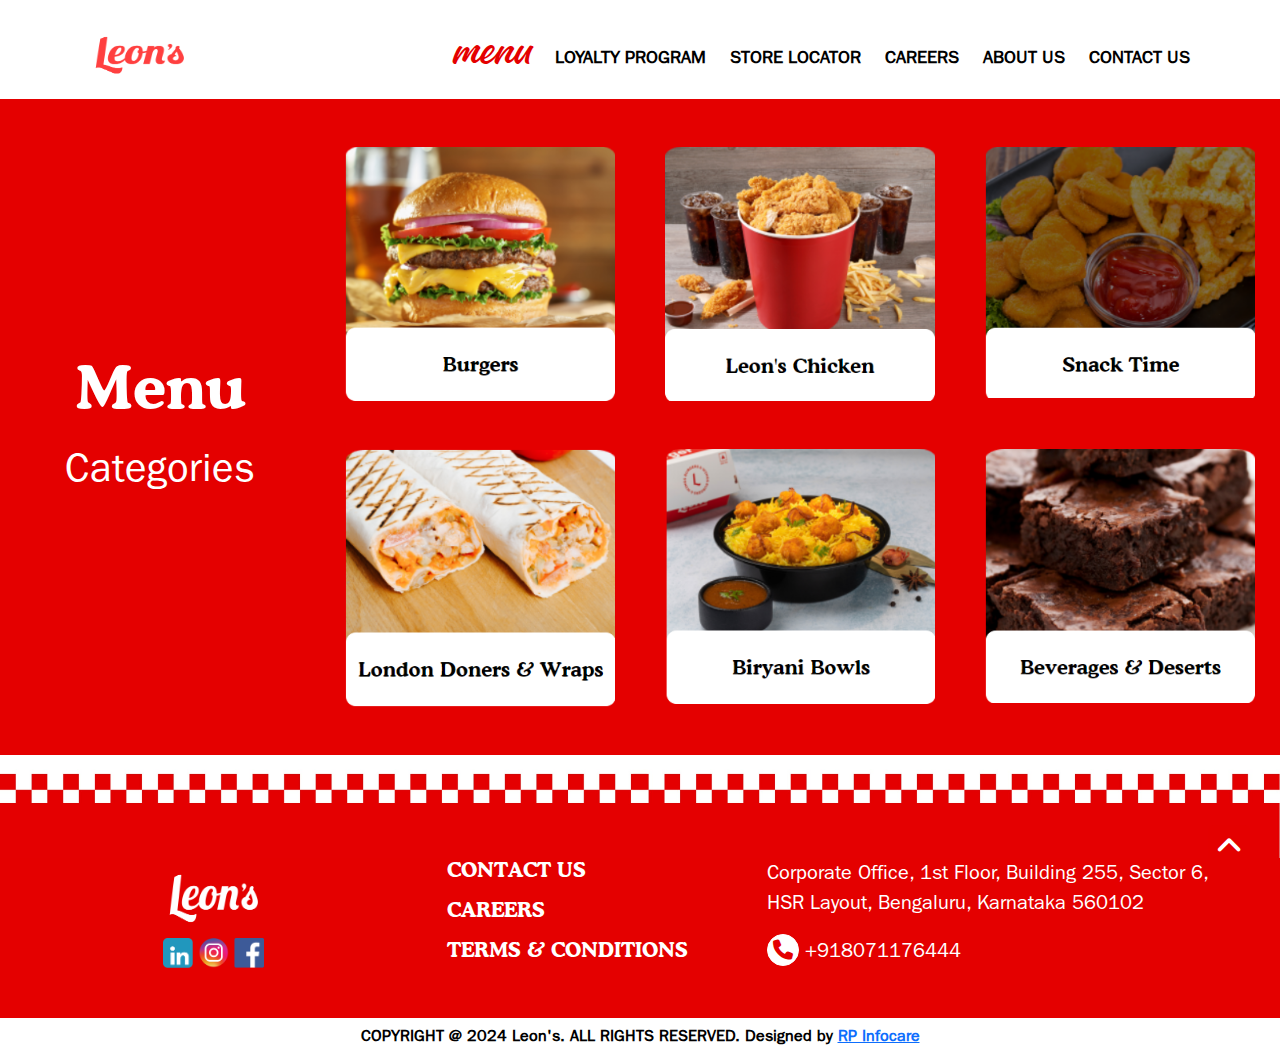
<file: menu.html>
<!DOCTYPE html>
<html lang="en">
    <head>
        <meta charset="UTF-8" />
        <meta name="viewport" content="width=device-width, initial-scale=1.0" />
        <link
          href="https://cdn.jsdelivr.net/npm/bootstrap@5.3.2/dist/css/bootstrap.min.css"
          rel="stylesheet"
          integrity="sha384-T3c6CoIi6uLrA9TneNEoa7RxnatzjcDSCmG1MXxSR1GAsXEV/Dwwykc2MPK8M2HN"
          crossorigin="anonymous"
        />
        <link
          href="https://cdnjs.cloudflare.com/ajax/libs/font-awesome/6.5.1/css/all.min.css"
          rel="stylesheet"
        />
               <link
          href="https://stackpath.bootstrapcdn.com/bootstrap/4.5.2/css/bootstrap.min.css"
          rel="stylesheet"
        />
        <!-- Bootstrap CSS -->
        <link
          href="https://cdn.jsdelivr.net/npm/bootstrap@5.3.0-alpha1/dist/css/bootstrap.min.css"
          rel="stylesheet"
        />
    
        <!-- Bootstrap JavaScript (bundle includes Popper.js) -->
        <script src="https://cdn.jsdelivr.net/npm/bootstrap@5.3.0-alpha1/dist/js/bootstrap.bundle.min.js"></script>
    
        <!-- Bootstrap CSS -->
        <link
          href="https://cdn.jsdelivr.net/npm/bootstrap@5.3.0-alpha1/dist/css/bootstrap.min.css"
          rel="stylesheet"
        />
    
        <!-- Bootstrap JavaScript (bundle includes Popper.js) -->
        <script src="https://cdn.jsdelivr.net/npm/bootstrap@5.3.0-alpha1/dist/js/bootstrap.bundle.min.js"></script>
       
        <link
          href="	https://stackpath.bootstrapcdn.com/bootstrap/5.0.0-alpha1/css/bootstrap.min.css"
        />
        <script src="https://stackpath.bootstrapcdn.com/bootstrap/5.0.0-alpha1/js/bootstrap.min.js"></script>
        <script src="https://cdnjs.cloudflare.com/ajax/libs/jquery/3.2.1/jquery.min.js"></script>
        <script src="https://cdn.jsdelivr.net/npm/bootstrap@5.3.2/dist/js/bootstrap.bundle.min.js"></script>
        <script src="https://code.jquery.com/jquery-3.6.0.min.js"></script>
        <!-- Latest compiled and minified CSS -->
        <link
          href="https://cdn.jsdelivr.net/npm/bootstrap@5.3.3/dist/css/bootstrap.min.css"
          rel="stylesheet"
        />
    
        <!-- Latest compiled JavaScript -->
        <script src="https://cdn.jsdelivr.net/npm/bootstrap@5.3.3/dist/js/bootstrap.bundle.min.js"></script>
        <link rel="stylesheet" href="style.css" />
    
        <link
          href="https://cdn.jsdelivr.net/npm/bootstrap@5.3.2/dist/css/bootstrap.min.css"
          rel="stylesheet"
          integrity="sha384-T3c6CoIi6uLrA9TneNEoa7RxnatzjcDSCmG1MXxSR1GAsXEV/Dwwykc2MPK8M2HN"
          crossorigin="anonymous"
        />
        <link
          href="https://cdnjs.cloudflare.com/ajax/libs/font-awesome/6.5.1/css/all.min.css"
          rel="stylesheet"
        />
    
        <link
          href="https://stackpath.bootstrapcdn.com/bootstrap/4.5.2/css/bootstrap.min.css"
          rel="stylesheet"
        />
        <!-- Bootstrap CSS -->
        <link
          href="https://cdn.jsdelivr.net/npm/bootstrap@5.3.0-alpha1/dist/css/bootstrap.min.css"
          rel="stylesheet"
        />
    
        <!-- Bootstrap JavaScript (bundle includes Popper.js) -->
        <script src="https://cdn.jsdelivr.net/npm/bootstrap@5.3.0-alpha1/dist/js/bootstrap.bundle.min.js"></script>
    
        <!-- Bootstrap CSS -->
        <link
          href="https://cdn.jsdelivr.net/npm/bootstrap@5.3.0-alpha1/dist/css/bootstrap.min.css"
          rel="stylesheet"
        />
    
        <!-- Bootstrap JavaScript (bundle includes Popper.js) -->
        <script src="https://cdn.jsdelivr.net/npm/bootstrap@5.3.0-alpha1/dist/js/bootstrap.bundle.min.js"></script>
    
        <link
          href="https://fonts.googleapis.com/css2?family=Mulish:ital,wght@0,200..1000;1,200..1000&display=swap"
          rel="stylesheet"
        />
        <link
          href="	https://stackpath.bootstrapcdn.com/bootstrap/5.0.0-alpha1/css/bootstrap.min.css"
        />
        <script src="https://stackpath.bootstrapcdn.com/bootstrap/5.0.0-alpha1/js/bootstrap.min.js"></script>
        <script src="https://cdnjs.cloudflare.com/ajax/libs/jquery/3.2.1/jquery.min.js"></script>
        <script src="https://cdn.jsdelivr.net/npm/bootstrap@5.3.2/dist/js/bootstrap.bundle.min.js"></script>
        <script src="https://code.jquery.com/jquery-3.6.0.min.js"></script>
        <link rel="preconnect" href="https://fonts.googleapis.com">
<link rel="preconnect" href="https://fonts.gstatic.com" crossorigin>
<link href="https://fonts.googleapis.com/css2?family=Amaranth:ital,wght@0,400;0,700;1,400;1,700&family=Crimson+Text:ital,wght@0,400;0,600;0,700;1,400;1,600;1,700&family=Dancing+Script:wght@400..700&family=Mulish:ital,wght@0,200..1000;1,200..1000&family=Open+Sans:ital,wght@0,300..800;1,300..800&family=Roboto+Serif:ital,opsz,wght@0,8..144,100..900;1,8..144,100..900&display=swap" rel="stylesheet">
<link rel="preconnect" href="https://fonts.googleapis.com">
<link rel="preconnect" href="https://fonts.gstatic.com" crossorigin>
<link href="https://fonts.googleapis.com/css2?family=Amaranth:ital,wght@0,400;0,700;1,400;1,700&family=Arbutus&family=Crimson+Text:ital,wght@0,400;0,600;0,700;1,400;1,600;1,700&family=Dancing+Script:wght@400..700&family=Mulish:ital,wght@0,200..1000;1,200..1000&family=Open+Sans:ital,wght@0,300..800;1,300..800&family=Roboto+Serif:ital,opsz,wght@0,8..144,100..900;1,8..144,100..900&display=swap" rel="stylesheet">
                <title>Leon's</title>
        <link rel="shortcut icon" type="image/png" href="assets/Red Logo.png">

    </head>
<body>
    
  <div class="scroll-up-btn">
    <i class="fa-solid fa-angle-up"></i>
</div>
     <!-- Navbar -->
     <nav class="navbar navbar-expand-lg" >
        <div class="container">
            <a class="navbar-brand pt-2" href="index.html">
                <img class="pt-2" src="assets/Red Logo.png" alt="" height="70px" width="115px"/>
            </a>
            <button class="navbar-toggler" type="button" data-toggle="collapse" data-target="#navbarNav" aria-controls="navbarNav" aria-expanded="false" aria-label="Toggle navigation">
              <span class="navbar-toggler-icon" data-toggle="collapse" data-target=".navbar-collapse"></span>
            </button>
            <div class="collapse navbar-collapse" id="navbarNav" >
                <ul class="navbar-nav ms-auto">
                  <li class="nav-item">
                    <a class="nav-link" id="font" aria-current="page" href="menu.html"
                        style="color: #E40000; font-size: 40px; font-family: Gladiola; margin-top: 0;">menu</a>
                </li>
                    <li class="nav-item pt-4 pl-2">
                        <a class="nav-link" href="loyalityProgram.html"
                         
                            style="color: #000; font-size: 18px; font-weight: 600;">
                            LOYALTY PROGRAM
                        </a>
                        
                    </li>
                    <li class="nav-item pt-4 pl-2">
                        <a class="nav-link " href="storeLocator.html" style="color: #000; font-size: 18px; font-weight: 600;">STORE LOCATOR
                          </a>
                    </li>
                    <li class="nav-item pt-4 pl-2">
                      <a class="nav-link" href="careers.html" style="color: #000; font-size: 18px; font-weight: 600;">CAREERS</a>
                  </li>
                  <li class="nav-item pt-4 pl-2">
                    <a class="nav-link " href="about.html" style="color: #000; font-size: 18px; font-weight: 600;">ABOUT US
                        </a>
                </li>
                    <li class="nav-item pt-4 pl-2">
                        <a class="nav-link " href="contact.html" style="color: #000; font-size: 18px; font-weight: 600;">CONTACT US
                            </a>
                    </li>
                   
                </ul>
            </div>
        </div>
    </nav>

    <div class="container-fluid" style="background-color: #E40000;">
        <div class="row pb-5 pt-5">
            <div class="col-lg-3 d-flex justify-content-center align-items-center">
                <h1 class="text-center" style="font-size: 60px; color: #FFF; font-family: Cooper Bold BT;">Menu <span style="font-size: 40px; font-family: ITC Franklin Gothic LT Book Regular;">Categories</span></h1>
                
            </div>

            <div class="col-lg-9">
            <div class="row d-flex justify-content-center">
              <div class="col-lg-4 col-md-6 d-flex justify-content-center">
                <a href="menuCategories.html"><img src="assets/Screenshot 2024-06-06 110400.png" class="img-fluid" id="hover" style="width: 270px;"/></a>
                <!-- <a href="menuCategories.html" style="text-decoration: none;"><h6 class="text-center pt-4 pb-4" style="border: 1px solid #FFF; background-color: #FFF; font-family: Cooper Bold BT; color: #000; width: 270px; border-radius: 10px; font-size: 20px; position: relative; bottom: 20px;">Burgers</h6></a> -->

              </div>
              <div id="chicken" class="col-lg-4 col-md-6 d-flex justify-content-center">
                <a href="menuCategories.html"><img src="assets/Screenshot 2024-06-06 110430.png" class="img-fluid" id="hover" style="width: 270px;"/></a>
                <!-- <a href="menuCategories.html" style="text-decoration: none;"><h6 class="text-center pt-4 pb-4" style="border: 1px solid #FFF; background-color: #FFF; font-family: Cooper Bold BT; color: #000; width: 270px; border-radius: 10px; font-size: 20px; position: relative; bottom: 20px;">Leon's Chicken</h6></a> -->

              </div>

              <div id="snack" class="col-lg-4 col-md-6 d-flex justify-content-center">
                <a href="menuCategories.html"><img src="assets/Screenshot 2024-06-06 110451.png" class="img-fluid" id="hover" style="width: 270px;"/></a>
                <!-- <a href="menuCategories.html" style="text-decoration: none;"><h6 class="text-center pt-4 pb-4" style="border: 1px solid #FFF; background-color: #FFF; font-family: Cooper Bold BT; color: #000; width: 270px; border-radius: 10px; font-size: 20px; position: relative; bottom: 20px;">Snack Time</h6></a> -->

              </div>

              <div id="doners" class="col-lg-4 col-md-6 d-flex justify-content-center">
                <a href="menuCategories.html"><img src="assets/Screenshot 2024-06-06 110504.png" class="img-fluid pt-5" id="hover" style="width: 270px;" /></a>
                <!-- <a href="menuCategories.html" style="text-decoration: none;"><h6 class="text-center pt-4 pb-4" style="border: 1px solid #FFF; background-color: #FFF; font-family: Cooper Bold BT; color: #000; width: 270px; border-radius: 10px; font-size: 20px; position: relative; bottom: 20px;">London Doners & Wraps</h6></a> -->

              </div>

              <div id="bowls" class="col-lg-4 col-md-6 d-flex justify-content-center">
                <a href="menuCategories.html"><img src="assets/Screenshot 2024-06-06 110521.png" class="img-fluid pt-5" id="hover" style="width: 270px;"/></a>
                <!-- <a href="menuCategories.html" style="text-decoration: none;"><h6 class="text-center pt-4 pb-4" style="border: 1px solid #FFF; background-color: #FFF; font-family: Cooper Bold BT; color: #000; width: 270px; border-radius: 10px; font-size: 20px; position: relative; bottom: 20px;">Biryani Bowls</h6></a> -->

              </div>

              <div id="beverages" class="col-lg-4 col-md-6 d-flex justify-content-center">
                <a href="menuCategories.html"><img src="assets/Screenshot 2024-06-06 110548 - Copy.png" class="img-fluid pt-5" id="hover" style="width: 270px;"/></a>
                <!-- <a href="menuCategories.html" style="text-decoration: none;"><h6 class="text-center pt-4 pb-4" style="border: 1px solid #FFF; background-color: #FFF; font-family: Cooper Bold BT; color: #000; width: 270px; border-radius: 10px; font-size: 20px; position: relative; bottom: 20px;">Beverages & Deserts</h6></a> -->

              </div>

            </div>
            </div>
         
        </div>

    </div>

    <img src="assets/2 (1).jpg" class="img-fluid" width="100%" />
    <div class="container-fluid pb-3" style="background: #E40000;">
        
        <div class="row" style="background-color: #E40000; position: relative; bottom: 20px;">
          <div class="col-lg-4 col-md-12 text-center">
            <img src="assets/White Logo.png" height="80px" width="115px"/>
            <div>
              <a href="https://www.linkedin.com/company/leonsindia/"><img src="assets/Group 4.png" style="height: 30px;"/></a>
              <a href="https://www.instagram.com/leonsindia/"><img src="assets/Clip path group (9).png" style="height: 30px;"/></a>
              <a href="https://www.facebook.com/leonsindia/"><img src="assets/Group 5.png" style="height: 30px;"/></a>
            </div>
          </div>
    
          <div class="col-lg-3 col-md-6" style="color: #FFF; font-family: Cooper Bold BT;">
            
            <a  href="contact.html" style="text-decoration: none; color: #FFF;"><h5 class="pl-2" >CONTACT US</h5></a>
            <a  href="careers.html" style="text-decoration: none; color: #FFF;"><h5 class="pt-2 pl-2" >CAREERS</h5></a>
            <a href="terms&conditions.html" style="text-decoration: none; color: #FFF;"><h5 class="pt-2 pl-2 ">TERMS & CONDITIONS</h5></a>

          </div>
    
          <div class="col-lg-5 col-md-6" style="color: #FFF;">
            <p class="pl-2 pr-4" style="font-size: 20px; font-family: ITC Franklin Gothic LT Book Regular;">Corporate Office, 1st Floor, Building 255, Sector 6, HSR Layout, Bengaluru, Karnataka 560102</p>
            <p class="pl-2 pr-2" style="font-size: 20px; font-family: ITC Franklin Gothic LT Book Regular;" ><i class="fa-solid fa-phone" style="border: 1px solid #FFF; background-color: #FFF; border-radius: 50px; color: #E40000; font-size: 20px; padding: 5px;"></i> +918071176444</p>
          </div>
        </div>
      </div>

      <div class="container-fluid pt-2 pb-2">
        <h6 class="text-center" style="color: #000; font-weight: 600;">COPYRIGHT @ 2024 Leon's. ALL RIGHTS RESERVED. Designed by <a
          href="https://www.rpinfocare.com/">RP Infocare</a>
      </div>

      <script src="main.js"></script>
</body>
</html>
</file>
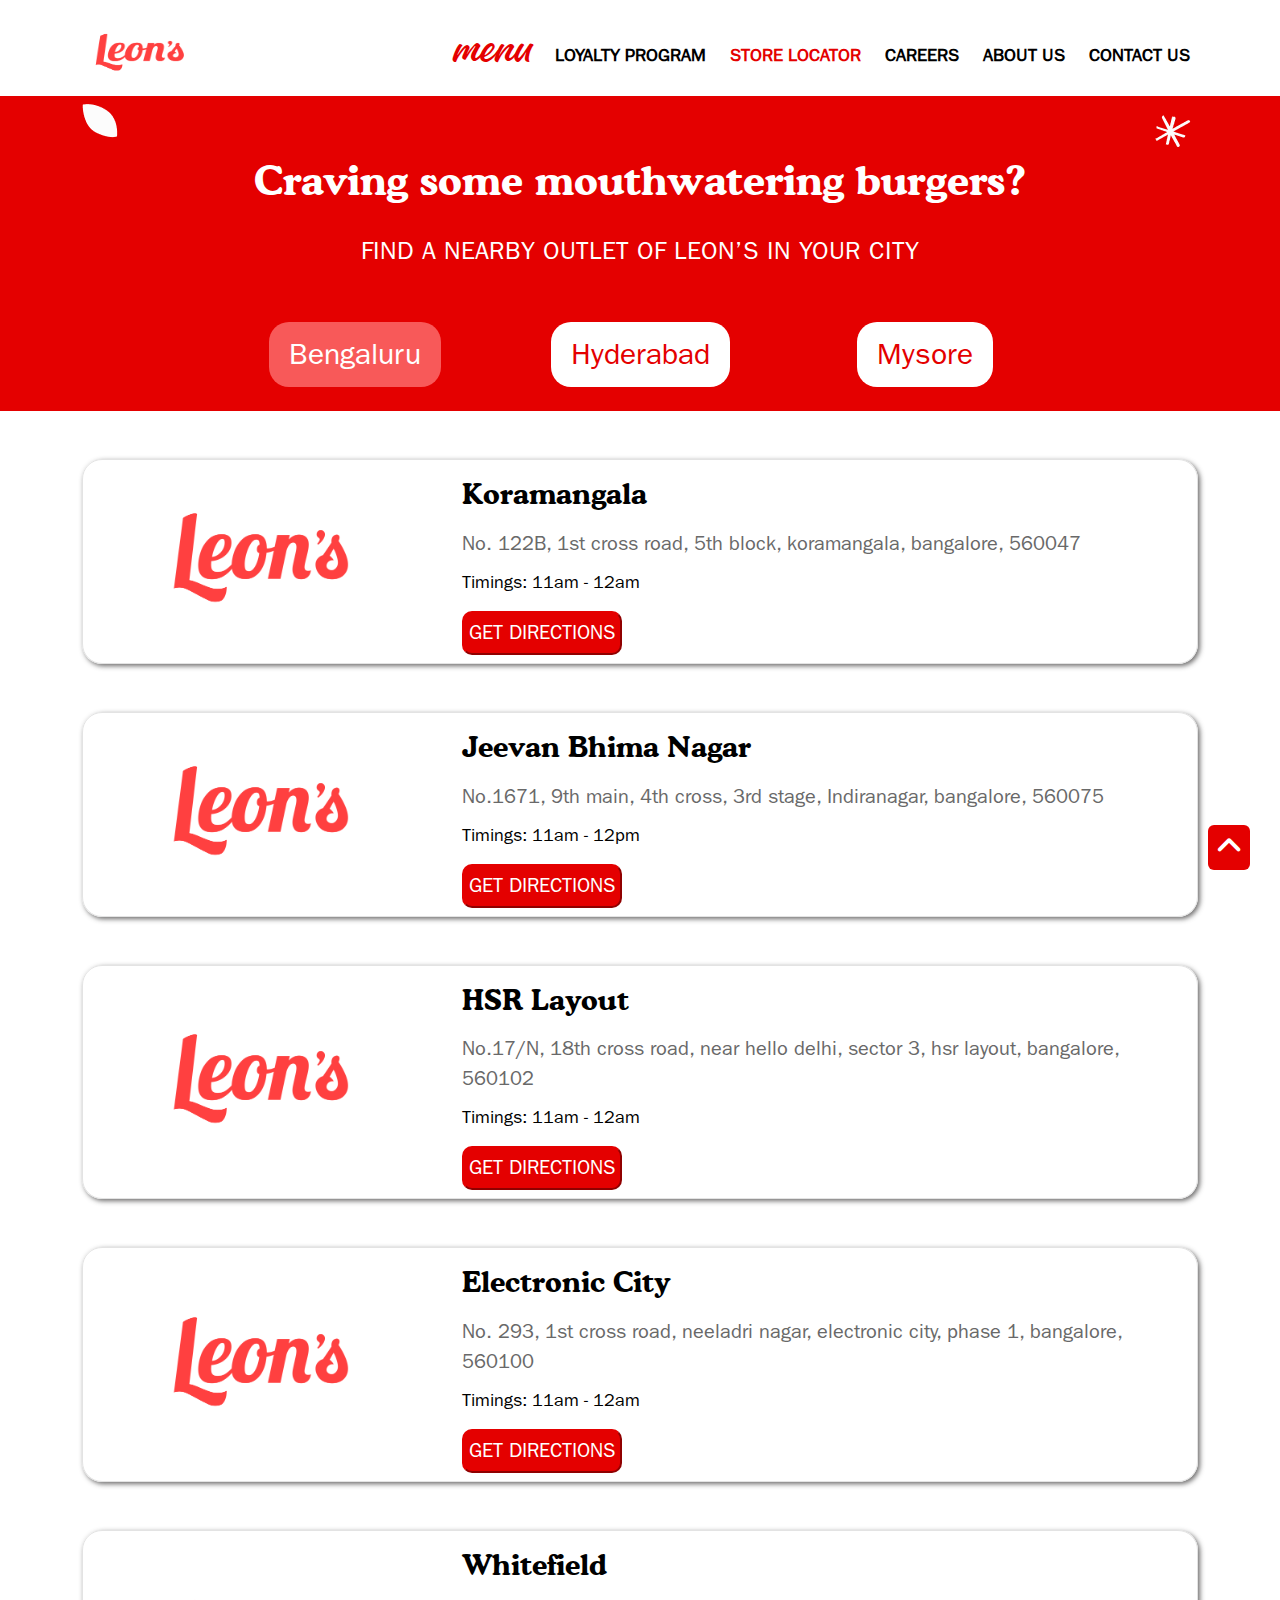
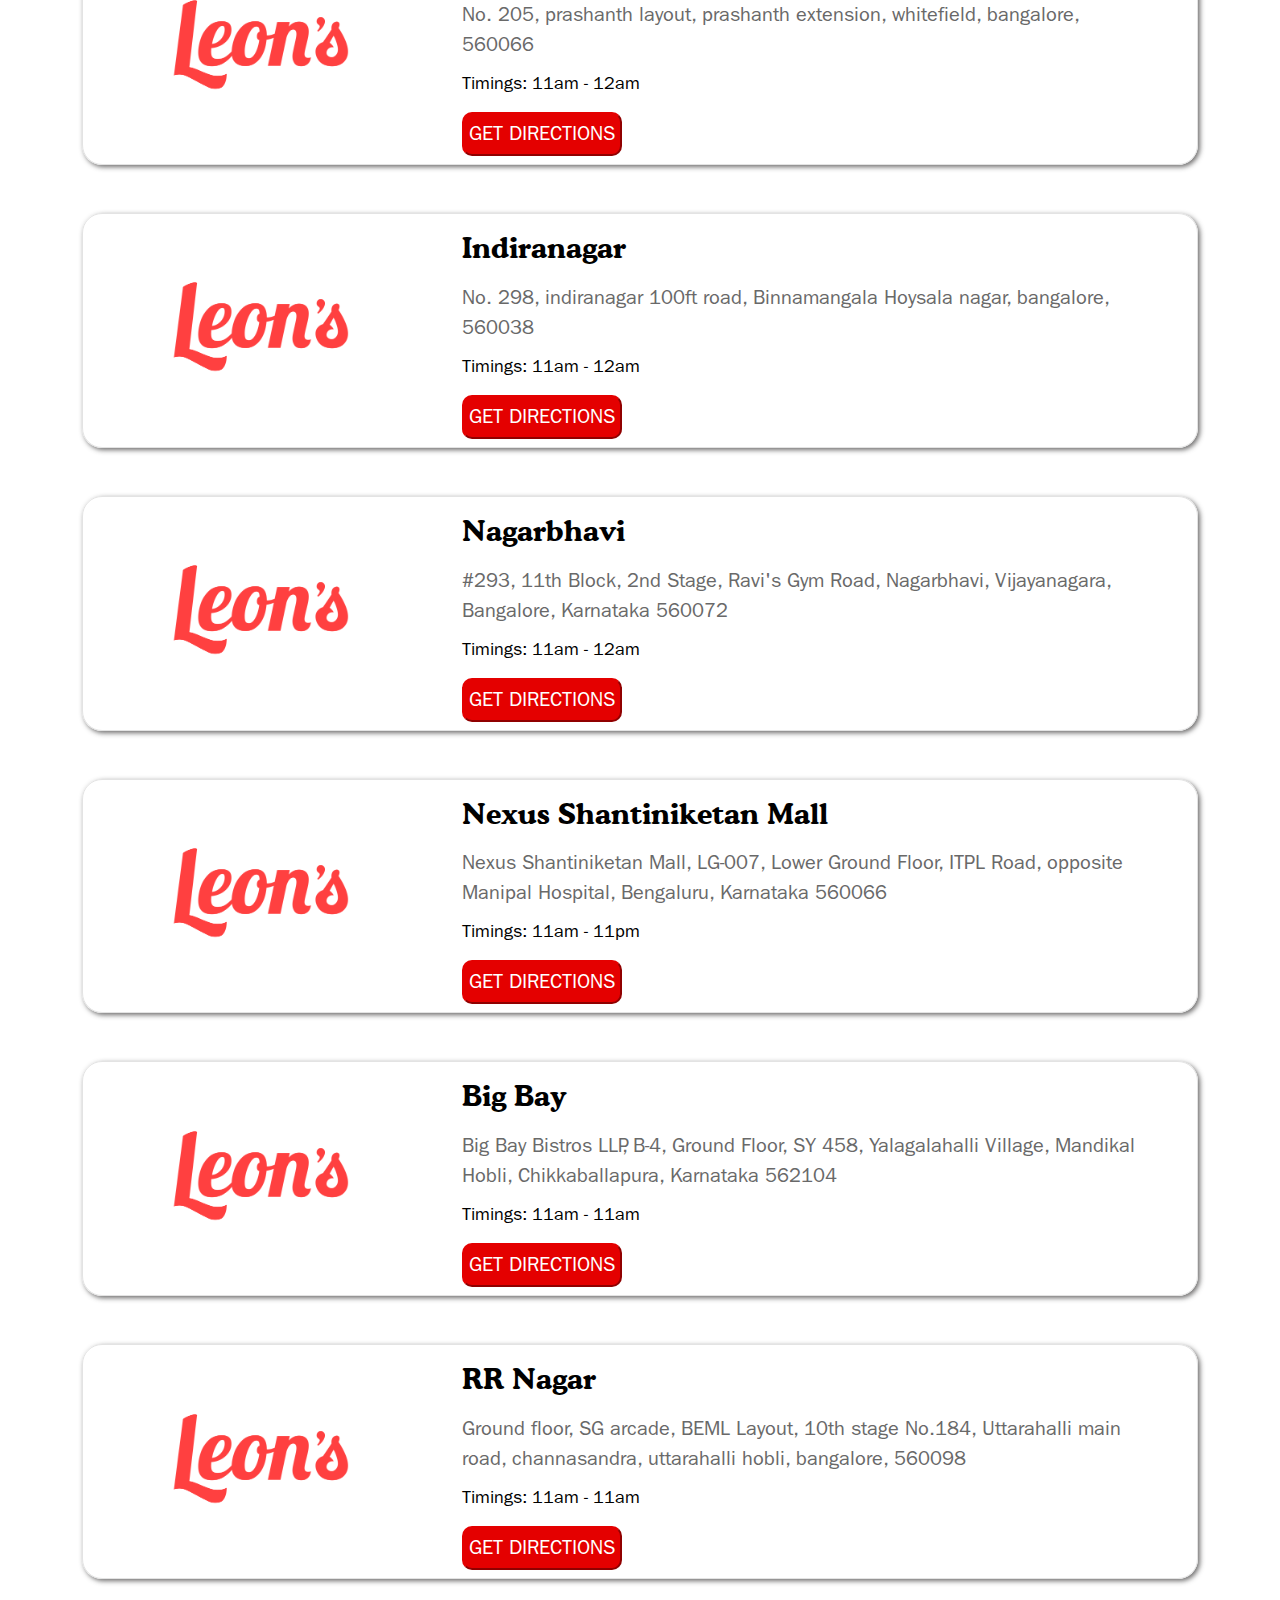
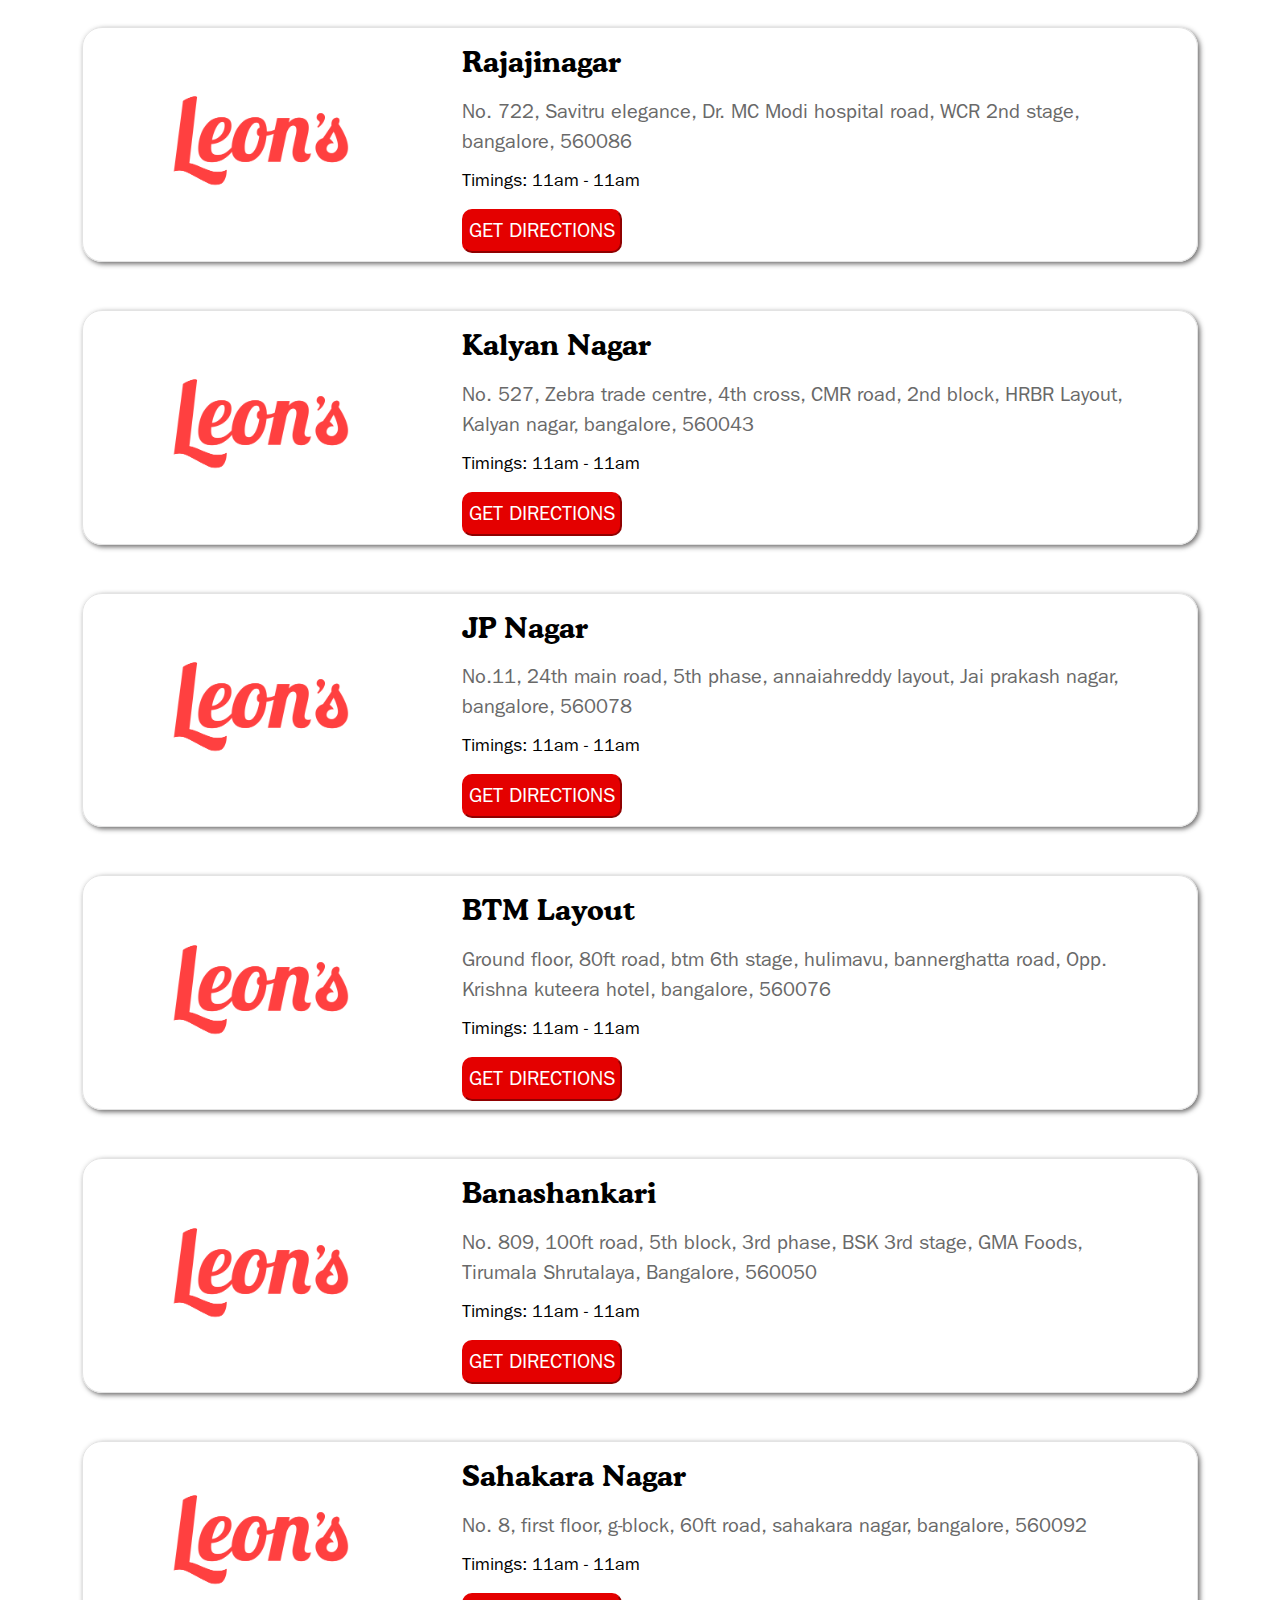
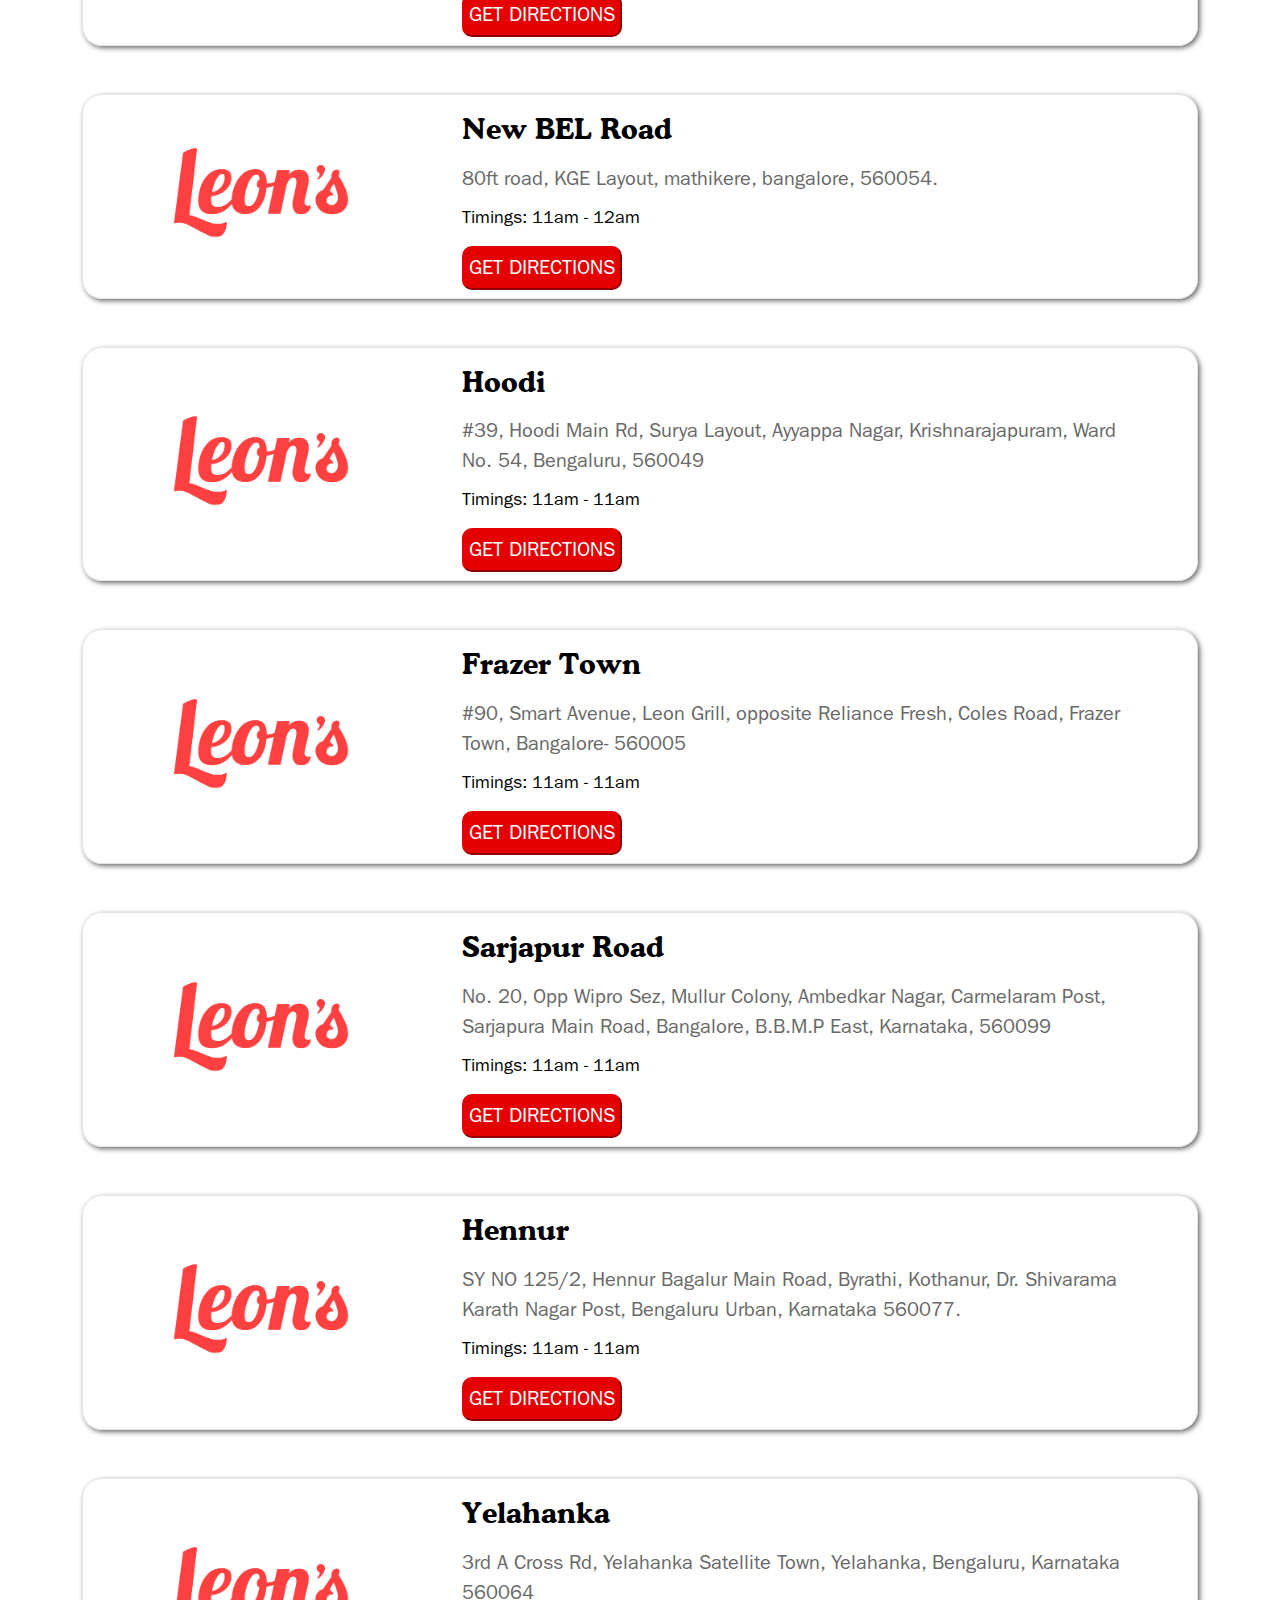
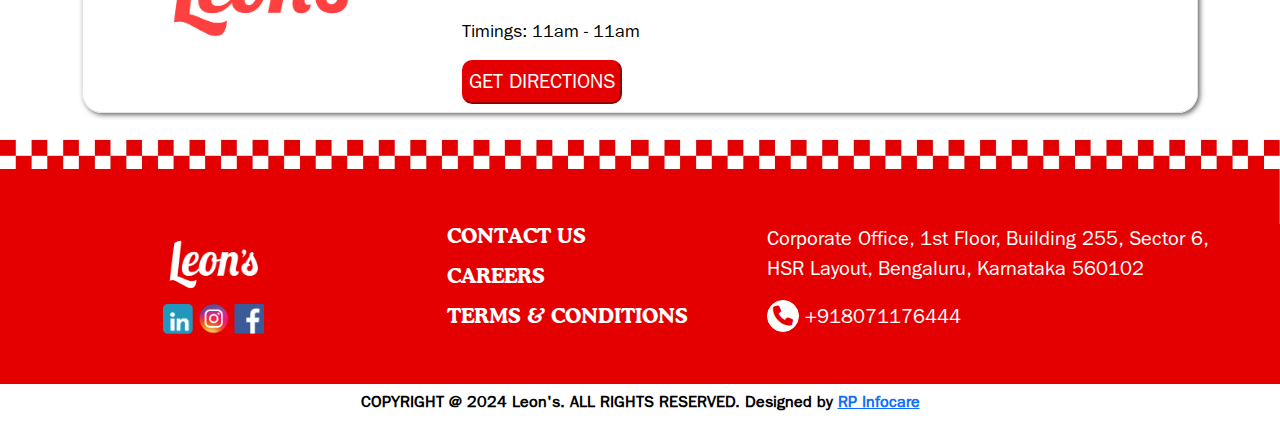
<file: storeLocator.html>
<!DOCTYPE html>
<html lang="en">
    <head>
        <meta charset="UTF-8" />
        <meta name="viewport" content="width=device-width, initial-scale=1.0" />
        <link
          href="https://cdn.jsdelivr.net/npm/bootstrap@5.3.2/dist/css/bootstrap.min.css"
          rel="stylesheet"
          integrity="sha384-T3c6CoIi6uLrA9TneNEoa7RxnatzjcDSCmG1MXxSR1GAsXEV/Dwwykc2MPK8M2HN"
          crossorigin="anonymous"
        />
        <link
          href="https://cdnjs.cloudflare.com/ajax/libs/font-awesome/6.5.1/css/all.min.css"
          rel="stylesheet"
        />
               <link
          href="https://stackpath.bootstrapcdn.com/bootstrap/4.5.2/css/bootstrap.min.css"
          rel="stylesheet"
        />
        <!-- Bootstrap CSS -->
        <link
          href="https://cdn.jsdelivr.net/npm/bootstrap@5.3.0-alpha1/dist/css/bootstrap.min.css"
          rel="stylesheet"
        />
    
        <!-- Bootstrap JavaScript (bundle includes Popper.js) -->
        <script src="https://cdn.jsdelivr.net/npm/bootstrap@5.3.0-alpha1/dist/js/bootstrap.bundle.min.js"></script>
    
        <!-- Bootstrap CSS -->
        <link
          href="https://cdn.jsdelivr.net/npm/bootstrap@5.3.0-alpha1/dist/css/bootstrap.min.css"
          rel="stylesheet"
        />
    
        <!-- Bootstrap JavaScript (bundle includes Popper.js) -->
        <script src="https://cdn.jsdelivr.net/npm/bootstrap@5.3.0-alpha1/dist/js/bootstrap.bundle.min.js"></script>
       
        <link
          href="	https://stackpath.bootstrapcdn.com/bootstrap/5.0.0-alpha1/css/bootstrap.min.css"
        />
        <script src="https://stackpath.bootstrapcdn.com/bootstrap/5.0.0-alpha1/js/bootstrap.min.js"></script>
        <script src="https://cdnjs.cloudflare.com/ajax/libs/jquery/3.2.1/jquery.min.js"></script>
        <script src="https://cdn.jsdelivr.net/npm/bootstrap@5.3.2/dist/js/bootstrap.bundle.min.js"></script>
        <script src="https://code.jquery.com/jquery-3.6.0.min.js"></script>
        <!-- Latest compiled and minified CSS -->
        <link
          href="https://cdn.jsdelivr.net/npm/bootstrap@5.3.3/dist/css/bootstrap.min.css"
          rel="stylesheet"
        />
    
        <!-- Latest compiled JavaScript -->
        <script src="https://cdn.jsdelivr.net/npm/bootstrap@5.3.3/dist/js/bootstrap.bundle.min.js"></script>
        <link rel="stylesheet" href="style.css" />
    
        <link
          href="https://cdn.jsdelivr.net/npm/bootstrap@5.3.2/dist/css/bootstrap.min.css"
          rel="stylesheet"
          integrity="sha384-T3c6CoIi6uLrA9TneNEoa7RxnatzjcDSCmG1MXxSR1GAsXEV/Dwwykc2MPK8M2HN"
          crossorigin="anonymous"
        />
        <link
          href="https://cdnjs.cloudflare.com/ajax/libs/font-awesome/6.5.1/css/all.min.css"
          rel="stylesheet"
        />
    
        <link
          href="https://stackpath.bootstrapcdn.com/bootstrap/4.5.2/css/bootstrap.min.css"
          rel="stylesheet"
        />
        <!-- Bootstrap CSS -->
        <link
          href="https://cdn.jsdelivr.net/npm/bootstrap@5.3.0-alpha1/dist/css/bootstrap.min.css"
          rel="stylesheet"
        />
    
        <!-- Bootstrap JavaScript (bundle includes Popper.js) -->
        <script src="https://cdn.jsdelivr.net/npm/bootstrap@5.3.0-alpha1/dist/js/bootstrap.bundle.min.js"></script>
    
        <!-- Bootstrap CSS -->
        <link
          href="https://cdn.jsdelivr.net/npm/bootstrap@5.3.0-alpha1/dist/css/bootstrap.min.css"
          rel="stylesheet"
        />
    
        <!-- Bootstrap JavaScript (bundle includes Popper.js) -->
        <script src="https://cdn.jsdelivr.net/npm/bootstrap@5.3.0-alpha1/dist/js/bootstrap.bundle.min.js"></script>
    
        <link
          href="https://fonts.googleapis.com/css2?family=Mulish:ital,wght@0,200..1000;1,200..1000&display=swap"
          rel="stylesheet"
        />
        <link
          href="	https://stackpath.bootstrapcdn.com/bootstrap/5.0.0-alpha1/css/bootstrap.min.css"
        />
        <script src="https://stackpath.bootstrapcdn.com/bootstrap/5.0.0-alpha1/js/bootstrap.min.js"></script>
        <script src="https://cdnjs.cloudflare.com/ajax/libs/jquery/3.2.1/jquery.min.js"></script>
        <script src="https://cdn.jsdelivr.net/npm/bootstrap@5.3.2/dist/js/bootstrap.bundle.min.js"></script>
        <script src="https://code.jquery.com/jquery-3.6.0.min.js"></script>
        <link rel="preconnect" href="https://fonts.googleapis.com">
<link rel="preconnect" href="https://fonts.gstatic.com" crossorigin>
<link href="https://fonts.googleapis.com/css2?family=Amaranth:ital,wght@0,400;0,700;1,400;1,700&family=Crimson+Text:ital,wght@0,400;0,600;0,700;1,400;1,600;1,700&family=Dancing+Script:wght@400..700&family=Mulish:ital,wght@0,200..1000;1,200..1000&family=Open+Sans:ital,wght@0,300..800;1,300..800&family=Roboto+Serif:ital,opsz,wght@0,8..144,100..900;1,8..144,100..900&display=swap" rel="stylesheet">
<link href="https://fonts.googleapis.com/css2?family=Amaranth:ital,wght@0,400;0,700;1,400;1,700&family=Arbutus&family=Crimson+Text:ital,wght@0,400;0,600;0,700;1,400;1,600;1,700&family=Dancing+Script:wght@400..700&family=Mulish:ital,wght@0,200..1000;1,200..1000&family=Open+Sans:ital,wght@0,300..800;1,300..800&family=Playfair+Display:ital,wght@0,400..900;1,400..900&family=Roboto+Serif:ital,opsz,wght@0,8..144,100..900;1,8..144,100..900&display=swap" rel="stylesheet">
                <title>Leon's</title>
        <link rel="shortcut icon" type="image/png" href="assets/Red Logo.png">

    </head>
<body>

    <div class="scroll-up-btn">
        <i class="fa-solid fa-angle-up"></i>
    </div>
      <!-- Navbar -->
      <nav class="navbar navbar-expand-lg" >
        <div class="container">
            <a class="navbar-brand" href="index.html">
                <img class="pt-2" src="assets/Red Logo.png" alt="" height="70px" width="115px"/>
            </a>
            <button class="navbar-toggler" type="button" data-toggle="collapse" data-target="#navbarNav" aria-controls="navbarNav" aria-expanded="false" aria-label="Toggle navigation">
                <span class="navbar-toggler-icon" data-toggle="collapse" data-target=".navbar-collapse"></span>
              </button>
              <div class="collapse navbar-collapse" id="navbarNav" >
                <ul class="navbar-nav ms-auto">
                    <li class="nav-item">
                        <a class="nav-link" id="font" aria-current="page" href="menu.html"
                            style="color: #E40000; font-size: 40px; font-family: Gladiola; margin-top: 0;">menu</a>
                    </li>
                    <li class="nav-item pt-4 pl-2">
                        <a class="nav-link" href="loyalityProgram.html"
                         
                            style="color: #000; font-size: 18px; font-weight: 600;">
                            LOYALTY PROGRAM
                        </a>
                        
                    </li>
                    <li class="nav-item pt-4 pl-2">
                        <a class="nav-link" href="storeLocator.html" style="color: #E40000; font-size: 18px; font-weight: 600;">STORE LOCATOR
                          </a>
                    </li>
                    <li class="nav-item pt-4 pl-2">
                      <a class="nav-link" href="careers.html" style="color: #000; font-size: 18px; font-weight: 600;">CAREERS</a>
                  </li>
                  <li class="nav-item pt-4 pl-2">
                    <a class="nav-link" href="about.html" style="color: #000; font-size: 18px; font-weight: 600;">ABOUT US
                        </a>
                </li>
                    <li class="nav-item pt-4 pl-2">
                        <a class="nav-link" href="contact.html" style="color: #000; font-size: 18px; font-weight: 600;">CONTACT US
                            </a>
                    </li>
                   
                </ul>
            </div>
        </div>
    </nav>

    <div class="container-fluid" style="background-color: #E40000;">
        <div class="container">
            <div class="row pt-2">
                <div class="col-md-1">
                    <img src="assets/Clip path group (3).png" class="img-fluid"/>
                </div>
                <div class="col-md-11 d-flex justify-content-end align-items-end">
                    <img src="assets/Clip path group (1).png" class="img-fluid"/>
                </div>
            </div>

            <h1 class="text-center" style="color: #FFF; font-family: Cooper Bold BT; font-weight: 700; font-size: 40px;">Craving some mouthwatering burgers?</h1>
            <h4 class="text-center pt-4" style="color: #FFF; font-family: ITC Franklin Gothic LT Book Regular; font-size: 25px;">FIND A NEARBY OUTLET OF LEON’S IN YOUR CITY</h4>

            <div class="row pt-5 pb-4 d-flex justify-content-center align-items-center text-align-center">
                <div class="col-md-3 d-flex justify-content-center">
                    <button class="btn-custom active" onclick="showContent('bengaluru', this)">Bengaluru</button>
                </div>
                <div class="col-md-3 d-flex justify-content-center">
                    <button class="btn-custom" onclick="showContent('hyderabad', this)">Hyderabad</button>
                </div>
                <div class="col-md-3 d-flex justify-content-center">
                    <button class="btn-custom" onclick="showContent('mysore', this)">Mysore</button>
                </div>
            </div>
        </div>
    </div>

    <div class="container mt-5">

        <div id="bengaluru" class="content" style="display: block;">
            <div style="border: 1px solid #E3E3E3; box-shadow: 2px 2px 5px rgba(94, 93, 93, 0.9); border-radius: 20px;">
                <div class="row pb-2">
                    <div class="col-md-4 d-flex justify-content-center align-items-center"> 
                         <img src="assets/Red Logo.png" class="img-fluid" style="height: 150px;"/>
                    </div>
                    <div class="col-md-8 pt-2">
                        <h3 style="line-height: 3.3rem; font-family: Cooper Bold BT;">Koramangala</h3>
                        <p class="pr-5" style=" color: #696969; font-size: 20px; font-weight: 500; font-family: ITC Franklin Gothic LT Book Regular;">No. 122B, 1st cross road, 5th block, koramangala, bangalore, 560047</p>
                        <p style="line-height: 1rem; font-size: 18px; font-weight: 500; font-family: ITC Franklin Gothic LT Book Regular;">Timings: 11am - 12am</p>
                        <a href="https://www.google.com/maps/dir//122B,+1st+Cross+Road,+KHB+Colony,+5th+Block,+Koramangala,+Bengaluru,+Karnataka+560047/@12.934717,77.5337844,12z/data=!4m8!4m7!1m0!1m5!1m1!1s0x3bae15163a96474d:0xd74a508edd976e4!2m2!1d77.6161863!2d12.9347299?entry=ttu">
                        <button class="mt-1" style="border-radius: 10px; background-color: #E40000; color: #FFF; border-color: #E40000; font-size: 20px; padding: 5px;">GET DIRECTIONS</button>
                        </a>
                    </div>
                </div>
            </div>

            <div class="mt-5" style="border: 1px solid #E3E3E3; box-shadow: 2px 2px 5px rgba(94, 93, 93, 0.9); border-radius: 20px;">
                <div class="row pb-2">
                    <div class="col-md-4 d-flex justify-content-center align-items-center"> 
                        <img src="assets/Red Logo.png" class="img-fluid" style="height: 150px;"/>
                   </div>
                    <div class="col-md-8 pt-2">
                        <h3 style="line-height: 3.3rem; font-family: Cooper Bold BT;">Jeevan Bhima Nagar</h1>
                        <p class="pr-5" style=" color: #696969; font-size: 20px; font-weight: 500; font-family: ITC Franklin Gothic LT Book Regular;">No.1671, 9th main, 4th cross, 3rd stage, Indiranagar, bangalore, 560075</p>
                        <p style="line-height: 1rem; font-size: 18px; font-weight: 500; font-family: ITC Franklin Gothic LT Book Regular;">Timings: 11am - 12pm</p>
                        <a href="https://www.google.com/maps/dir/23.7505831,86.1242871/Leon's+Jeevan+Bhima+Nagar+No.1671,+9th+main,+4th+cross,+3rd+stage,+Indiranagar,+bangalore,+560075/@17.8730818,72.3316345,5z/data=!3m1!4b1!4m9!4m8!1m1!4e1!1m5!1m1!1s0x3bae1401e58f6773:0xe18a879101e55a20!2m2!1d77.6489284!2d12.96906?entry=ttu">
                        <button class="mt-1" style="border-radius: 10px; background-color: #E40000; color: #FFF; border-color: #E40000; font-size: 20px; padding: 5px;">GET DIRECTIONS</button>
                        </a>
                    </div>
                </div>
            </div>

            <div class="mt-5" style="border: 1px solid #E3E3E3; box-shadow: 2px 2px 5px rgba(94, 93, 93, 0.9); border-radius: 20px;">
                <div class="row pb-2">
                    <div class="col-md-4 d-flex justify-content-center align-items-center"> 
                        <img src="assets/Red Logo.png" class="img-fluid" style="height: 150px;"/>
                   </div>
                    <div class="col-md-8 pt-2">
                        <h3 style="line-height: 3.3rem; font-family: Cooper Bold BT;">HSR Layout</h1>
                        <p class="pr-5" style=" color: #696969; font-size: 20px; font-weight: 500; font-family: ITC Franklin Gothic LT Book Regular;">No.17/N, 18th cross road, near hello delhi, sector 3, hsr layout, bangalore, 560102</p>
                        <p style="line-height: 1rem; font-size: 18px; font-weight: 500; font-family: ITC Franklin Gothic LT Book Regular;">Timings: 11am - 12am</p>
                        <a href="https://www.google.com/maps?sca_esv=df45e2068b98e6eb&rlz=1C1CHBF_enIN980IN980&sxsrf=ADLYWILjMYWIbYb804lx5i2T0IE2jUD2mw:1717051637730&uact=5&gs_lp=[base64]&um=1&ie=UTF-8&fb=1&gl=in&sa=X&geocode=KSOsEcGaFK47MSkhGMCU-0xw&daddr=17/N,+18th+Cross+Rd,+near+Helloo+Delhi,+Sector+3,+HSR+Layout,+Bengaluru,+Karnataka+560102">
                        <button class="mt-1" style="border-radius: 10px; background-color: #E40000; color: #FFF; border-color: #E40000; font-size: 20px; padding: 5px;">GET DIRECTIONS</button>
                        </a>
                    </div>
                </div>
            </div>

            <div class="mt-5" style="border: 1px solid #E3E3E3; box-shadow: 2px 2px 5px rgba(94, 93, 93, 0.9); border-radius: 20px;">
                <div class="row pb-2">
                    <div class="col-md-4 d-flex justify-content-center align-items-center"> 
                        <img src="assets/Red Logo.png" class="img-fluid" style="height: 150px;"/>
                   </div>
                    <div class="col-md-8 pt-2">
                        <h3 style="line-height: 3.3rem; font-family: Cooper Bold BT;">Electronic City</h1>
                        <p class="pr-5" style=" color: #696969; font-size: 20px; font-weight: 500; font-family: ITC Franklin Gothic LT Book Regular;">No. 293, 1st cross road, neeladri nagar, electronic city, phase 1, bangalore, 560100</p>
                        <p style="line-height: 1rem; font-size: 18px; font-weight: 500; font-family: ITC Franklin Gothic LT Book Regular;">Timings: 11am - 12am</p>
                        <a href="https://www.google.com/maps/dir//Leon's+Electronic+City+No.+293,+1st+cross+road,+neeladri+nagar,+electronic+city,+phase+1,+bangalore,+560100/data=!4m6!4m5!1m1!4e2!1m2!1m1!1s0x3bae6b49d41a2e91:0xf286546792ee7061?sa=X&ved=1t:3061&ictx=111">
                        <button class="mt-1" style="border-radius: 10px; background-color: #E40000; color: #FFF; border-color: #E40000; font-size: 20px; padding: 5px;">GET DIRECTIONS</button>
                        </a>
                    </div>
                </div>
            </div>

            <div class="mt-5" style="border: 1px solid #E3E3E3; box-shadow: 2px 2px 5px rgba(94, 93, 93, 0.9); border-radius: 20px;">
                <div class="row pb-2">
                    <div class="col-md-4 d-flex justify-content-center align-items-center"> 
                        <img src="assets/Red Logo.png" class="img-fluid" style="height: 150px;"/>
                   </div>
                    <div class="col-md-8 pt-2">
                        <h3 style="line-height: 3.3rem; font-family: Cooper Bold BT;">Whitefield</h1>
                        <p class="pr-5" style=" color: #696969; font-size: 20px; font-weight: 500; font-family: ITC Franklin Gothic LT Book Regular;">No. 205, prashanth layout, prashanth extension, whitefield, bangalore, 560066</p>
                        <p style="line-height: 1rem; font-size: 18px; font-weight: 500; font-family: ITC Franklin Gothic LT Book Regular;">Timings: 11am - 12am</p>
                        <a href="https://www.google.com/maps?sca_esv=df45e2068b98e6eb&rlz=1C1CHBF_enIN980IN980&sxsrf=ADLYWIIYyuHsz-uk-Jms8Xb-2SP35uJbeg:1717051833966&uact=5&gs_lp=[base64]&um=1&ie=UTF-8&fb=1&gl=in&sa=X&geocode=KVlMFze5D647Mc_ihjvdjEho&daddr=205,+Swamy+Vivekanandha+Rd,+Prasanth+Layout,+Prasanth+Extension,+Whitefield,+Bengaluru,+Karnataka+560066">
                        <button class="mt-1" style="border-radius: 10px; background-color: #E40000; color: #FFF; border-color: #E40000; font-size: 20px; padding: 5px;">GET DIRECTIONS</button>
                        </a>
                    </div>
                </div>
            </div>

            <div class="mt-5" style="border: 1px solid #E3E3E3; box-shadow: 2px 2px 5px rgba(94, 93, 93, 0.9); border-radius: 20px;">
                <div class="row pb-2">
                    <div class="col-md-4 d-flex justify-content-center align-items-center"> 
                        <img src="assets/Red Logo.png" class="img-fluid" style="height: 150px;"/>
                   </div>
                    <div class="col-md-8 pt-2">
                        <h3 style="line-height: 3.3rem; font-family: Cooper Bold BT;">Indiranagar</h1>
                        <p class="pr-5" style="color: #696969; font-size: 20px; font-weight: 500; font-family: ITC Franklin Gothic LT Book Regular;">No. 298, indiranagar 100ft road, Binnamangala Hoysala nagar, bangalore, 560038</p>
                        <p style="line-height: 1rem; font-size: 18px; font-weight: 500; font-family: ITC Franklin Gothic LT Book Regular;">Timings: 11am - 12am</p>
                        <a href="https://www.google.com/maps/dir//No.+839%2F1+Binnamangala,+First+Stage,+BBMP+South,+Indiranagar,+Bengaluru,+Karnataka+560038/@12.980479,77.5586204,12z/data=!4m8!4m7!1m0!1m5!1m1!1s0x3bae16a5156a37e1:0xb98180e08e9b6c7f!2m2!1d77.6410223!2d12.980492?entry=ttu">
                        <button class="mt-1" style="border-radius: 10px; background-color: #E40000; color: #FFF; border-color: #E40000; font-size: 20px; padding: 5px;">GET DIRECTIONS</button>
                        </a>
                    </div>
                </div>
            </div>

            <div class="mt-5" style="border: 1px solid #E3E3E3; box-shadow: 2px 2px 5px rgba(94, 93, 93, 0.9); border-radius: 20px;">
                <div class="row pb-2">
                    <div class="col-md-4 d-flex justify-content-center align-items-center"> 
                        <img src="assets/Red Logo.png" class="img-fluid" style="height: 150px;"/>
                   </div>
                    <div class="col-md-8 pt-2">
                        <h3 style="line-height: 3.3rem; font-family: Cooper Bold BT;">Nagarbhavi</h1>
                        <p class="pr-5" style=" color: #696969; font-size: 20px; font-weight: 500; font-family: ITC Franklin Gothic LT Book Regular;">#293, 11th Block, 2nd Stage, Ravi's Gym Road, Nagarbhavi, Vijayanagara, Bangalore, Karnataka 560072 </p>
                        <!-- <p style="line-height: 1rem; color: #696969; font-size: 20px; font-weight: 500; font-family: ITC Franklin Gothic LT Book Regular;"></p> -->
                        <p style="line-height: 1rem; font-size: 18px; font-weight: 500; font-family: ITC Franklin Gothic LT Book Regular;">Timings: 11am - 12am</p>
                        <a href="https://www.google.com/maps?sca_esv=df45e2068b98e6eb&rlz=1C1CHBF_enIN980IN980&sxsrf=ADLYWILDS4gNGIWQlaNjRzKiQZd68Cf1UQ:1717052277476&uact=5&gs_lp=[base64]&um=1&ie=UTF-8&fb=1&gl=in&sa=X&geocode=KZMXVm6hPa47MR_hRLhME6hp&daddr=293,+11th+Block,+2nd+Stage,+Ravi%27s+Gym+Road,+Nagarbhavi,+Vijayanagar,+Bengaluru,+Karnataka+560072">
                        <button class="mt-1" style="border-radius: 10px; background-color: #E40000; color: #FFF; border-color: #E40000; font-size: 20px; padding: 5px;">GET DIRECTIONS</button>
                        </a>
                    </div>
                </div>
            </div>

            <div class="mt-5" style="border: 1px solid #E3E3E3; box-shadow: 2px 2px 5px rgba(94, 93, 93, 0.9); border-radius: 20px;">
                <div class="row pb-2">
                    <div class="col-md-4 d-flex justify-content-center align-items-center"> 
                        <img src="assets/Red Logo.png" class="img-fluid" style="height: 150px;"/>
                   </div>
                    <div class="col-md-8 pt-2">
                        <h3 style="line-height: 3.3rem; font-family: Cooper Bold BT;">Nexus Shantiniketan Mall</h1>
                        <p class="pr-5" style=" color: #696969; font-size: 20px; font-weight: 500; font-family: ITC Franklin Gothic LT Book Regular;">Nexus Shantiniketan Mall, LG-007, Lower Ground Floor, ITPL Road, opposite Manipal Hospital, Bengaluru, Karnataka 560066</p>
                        <!-- <p style="line-height: 1rem; color: #696969; font-size: 20px; font-weight: 500; font-family: ITC Franklin Gothic LT Book Regular;"></p> -->
                        <p style="line-height: 1rem; font-size: 18px; font-weight: 500; font-family: ITC Franklin Gothic LT Book Regular;">Timings: 11am - 11pm</p>
                        <a href="https://www.google.com/maps/dir//leon's+Nexus+Shantiniketan+Mall,+LG-007,+Lower+Ground+Floor,+ITPL+Road,+opposite+Manipal+Hospital,+Bengaluru,+Karnataka+560066/data=!4m6!4m5!1m1!4e2!1m2!1m1!1s0x3bae11005445a79f:0xc9e5f50068c9cd27?sa=X&ved=1t:3061&ictx=111">
                        <button class="mt-1" style="border-radius: 10px; background-color: #E40000; color: #FFF; border-color: #E40000; font-size: 20px; padding: 5px;">GET DIRECTIONS</button>
                        </a>
                    </div>
                </div>
            </div>

            <div class="mt-5" style="border: 1px solid #E3E3E3; box-shadow: 2px 2px 5px rgba(94, 93, 93, 0.9); border-radius: 20px;">
                <div class="row pb-2">
                    <div class="col-md-4 d-flex justify-content-center align-items-center"> 
                        <img src="assets/Red Logo.png" class="img-fluid" style="height: 150px;"/>
                   </div>
                    <div class="col-md-8 pt-2">
                        <h3 style="line-height: 3.3rem; font-family: Cooper Bold BT;">Big Bay</h1>
                        <p  class="pr-5" style=" color: #696969; font-size: 20px; font-weight: 500; font-family: ITC Franklin Gothic LT Book Regular;">Big Bay Bistros LLP, B-4, Ground Floor, SY 458, Yalagalahalli Village, Mandikal Hobli, Chikkaballapura, Karnataka 562104</p>
                        <!-- <p style="line-height: 1rem; color: #696969; font-size: 20px; font-weight: 500; font-family: ITC Franklin Gothic LT Book Regular;">Hobli, Chikkaballapura, Karnataka 562104</p> -->
                        <p style="line-height: 1rem; font-size: 18px; font-weight: 500; font-family: ITC Franklin Gothic LT Book Regular;">Timings: 11am - 11am</p>
                        <a href="https://www.google.com/maps/search/Big+Bay+Bistros+LLP,+B-4,+Ground+Floor,+SY+458,+Yalagalahalli+Village,+Mandikal+Hobli,+Chikkaballapura,+Karnataka+562104/@13.6050714,77.784445,17z/data=!3m1!4b1?entry=ttu">
                        <button class="mt-1" style="border-radius: 10px; background-color: #E40000; color: #FFF; border-color: #E40000; font-size: 20px; padding: 5px;">GET DIRECTIONS</button>
                        </a>
                    </div>
                </div>
            </div>

            <div class="mt-5" style="border: 1px solid #E3E3E3; box-shadow: 2px 2px 5px rgba(94, 93, 93, 0.9); border-radius: 20px;">
                <div class="row pb-2">
                    <div class="col-md-4 d-flex justify-content-center align-items-center"> 
                        <img src="assets/Red Logo.png" class="img-fluid" style="height: 150px;"/>
                   </div>
                    <div class="col-md-8 pt-2">
                        <h3 style="line-height: 3.3rem; font-family: Cooper Bold BT;">RR Nagar</h1>
                        <p class="pr-5" style="color: #696969; font-size: 20px; font-weight: 500; font-family: ITC Franklin Gothic LT Book Regular;">Ground floor, SG arcade, BEML Layout, 10th stage No.184, Uttarahalli main road, channasandra, uttarahalli hobli, bangalore, 560098</p>
                        <!-- <p style="line-height: 1rem; color: #696969; font-size: 20px; font-weight: 500; font-family: ITC Franklin Gothic LT Book Regular;"></p> -->
                        <p style="line-height: 1rem; font-size: 18px; font-weight: 500; font-family: ITC Franklin Gothic LT Book Regular;">Timings: 11am - 11am</p>
                        <a href="https://www.google.com/maps/dir//leon's+RR+Nagar+Ground+floor,+SG+arcade,+BEML+Layout,+10th+stage+No.184,+Uttarahalli+main+road,+channasandra,+uttarahalli+hobli,+bangalore,+560098/data=!4m6!4m5!1m1!4e2!1m2!1m1!1s0x3bae3fc646c93d67:0xb4d1dabd1eda08ca?sa=X&ved=1t:3061&ictx=111">
                        <button class="mt-1" style="border-radius: 10px; background-color: #E40000; color: #FFF; border-color: #E40000; font-size: 20px; padding: 5px;">GET DIRECTIONS</button>
                        </a>
                    </div>
                </div>
            </div>

            <div class="mt-5" style="border: 1px solid #E3E3E3; box-shadow: 2px 2px 5px rgba(94, 93, 93, 0.9); border-radius: 20px;">
                <div class="row pb-2">
                    <div class="col-md-4 d-flex justify-content-center align-items-center"> 
                        <img src="assets/Red Logo.png" class="img-fluid" style="height: 150px;"/>
                   </div>
                    <div class="col-md-8 pt-2">
                        <h3 style="line-height: 3.3rem; font-family: Cooper Bold BT;">Rajajinagar</h1>
                        <p class="pr-5" style="color: #696969; font-size: 20px; font-weight: 500; font-family: ITC Franklin Gothic LT Book Regular;">No. 722, Savitru elegance, Dr. MC Modi hospital road, WCR 2nd stage, bangalore, 560086</p>
                        <!-- <p style="line-height: 1rem; color: #696969; font-size: 20px; font-weight: 500; font-family: ITC Franklin Gothic LT Book Regular;">bangalore, 560086</p> -->
                        <p style="line-height: 1rem; font-size: 18px; font-weight: 500; font-family: ITC Franklin Gothic LT Book Regular;">Timings: 11am - 11am</p>
                        <a href="https://www.google.com/maps?sca_esv=df45e2068b98e6eb&rlz=1C1CHBF_enIN980IN980&sxsrf=ADLYWIKUKWkZbWHxysDgO4nG1632qkmNMA:1717052458718&uact=5&gs_lp=[base64]&um=1&ie=UTF-8&fb=1&gl=in&sa=X&geocode=KTUZxhpYPa47MX5q7KRn9I1B&daddr=722,+Savitru+elegance,+Dr+MC+Modi+Hospital+Rd,+WCR,+Stage+2,+Bengaluru,+Karnataka+560086">
                        <button class="mt-1" style="border-radius: 10px; background-color: #E40000; color: #FFF; border-color: #E40000; font-size: 20px; padding: 5px;">GET DIRECTIONS</button>
                        </a>
                    </div>
                </div>
            </div>

            <div class="mt-5" style="border: 1px solid #E3E3E3; box-shadow: 2px 2px 5px rgba(94, 93, 93, 0.9); border-radius: 20px;">
                <div class="row pb-2">
                    <div class="col-md-4 d-flex justify-content-center align-items-center"> 
                        <img src="assets/Red Logo.png" class="img-fluid" style="height: 150px;"/>
                   </div>
                    <div class="col-md-8 pt-2">
                        <h3 style="line-height: 3.3rem; font-family: Cooper Bold BT;">Kalyan Nagar</h1>
                        <p class="pr-5" style="color: #696969; font-size: 20px; font-weight: 500; font-family: ITC Franklin Gothic LT Book Regular;">No. 527, Zebra trade centre, 4th cross, CMR road, 2nd block, HRBR Layout, Kalyan nagar, bangalore, 560043 </p>
                        <!-- <p style="line-height: 1rem; color: #696969; font-size: 20px; font-weight: 500; font-family: ITC Franklin Gothic LT Book Regular;">Kalyan nagar, bangalore, 560043</p> -->
                        <p style="line-height: 1rem; font-size: 18px; font-weight: 500; font-family: ITC Franklin Gothic LT Book Regular;">Timings: 11am - 11am</p>
                        <a href="https://www.google.com/maps/dir//leon's+Kalyan+Nagar+No.+527,+Zebra+trade+centre,+4th+cross,+CMR+road,+2nd+block,+HRBR+Layout,+Kalyan+nagar,+bangalore,+560043/data=!4m6!4m5!1m1!4e2!1m2!1m1!1s0x3bae1725b8aa94fb:0xe9c3ba457a1fe3a3?sa=X&ved=1t:3061&ictx=111">
                        <button class="mt-1" style="border-radius: 10px; background-color: #E40000; color: #FFF; border-color: #E40000; font-size: 20px; padding: 5px;">GET DIRECTIONS</button>
                        </a>
                    </div>
                </div>
            </div>

            <div class="mt-5" style="border: 1px solid #E3E3E3; box-shadow: 2px 2px 5px rgba(94, 93, 93, 0.9); border-radius: 20px;">
                <div class="row pb-2">
                    <div class="col-md-4 d-flex justify-content-center align-items-center"> 
                        <img src="assets/Red Logo.png" class="img-fluid" style="height: 150px;"/>
                   </div>
                    <div class="col-md-8 pt-2">
                        <h3 style="line-height: 3.3rem; font-family: Cooper Bold BT;">JP Nagar</h1>
                        <p class="pr-5" style="color: #696969; font-size: 20px; font-weight: 500; font-family: ITC Franklin Gothic LT Book Regular;">No.11, 24th main road, 5th phase, annaiahreddy layout, Jai prakash nagar, bangalore, 560078 </p>
                        <!-- <p style="line-height: 1rem; color: #696969; font-size: 20px; font-weight: 500; font-family: ITC Franklin Gothic LT Book Regular;">bangalore, 560078</p> -->
                        <p style="line-height: 1rem; font-size: 18px; font-weight: 500; font-family: ITC Franklin Gothic LT Book Regular;">Timings: 11am - 11am</p>
                        <a href="https://www.google.com/maps?sca_esv=df45e2068b98e6eb&rlz=1C1CHBF_enIN980IN980&sxsrf=ADLYWILVQwe0-DZxFI8Ae1HmgVNpsBOZkg:1717052578724&uact=5&gs_lp=[base64]&um=1&ie=UTF-8&fb=1&gl=in&sa=X&geocode=KRdxQEDLFa47MYHPnQI2gM3V&daddr=11,+24th+Main+Rd,+5th+Phase,+Annaiah+Reddy+Layout,+J.+P.+Nagar,+Bengaluru,+Karnataka+560078">
                        <button class="mt-1" style="border-radius: 10px; background-color: #E40000; color: #FFF; border-color: #E40000; font-size: 20px; padding: 5px;">GET DIRECTIONS</button>
                        </a>
                    </div>
                </div>
            </div>

            <div class="mt-5" style="border: 1px solid #E3E3E3; box-shadow: 2px 2px 5px rgba(94, 93, 93, 0.9); border-radius: 20px;">
                <div class="row pb-2">
                    <div class="col-md-4 d-flex justify-content-center align-items-center"> 
                        <img src="assets/Red Logo.png" class="img-fluid" style="height: 150px;"/>
                   </div>
                    <div class="col-md-8 pt-2">
                        <h3 style="line-height: 3.3rem; font-family: Cooper Bold BT;">BTM Layout</h1>
                        <p class="pr-5" style="color: #696969; font-size: 20px; font-weight: 500; font-family: ITC Franklin Gothic LT Book Regular;">Ground floor, 80ft road, btm 6th stage, hulimavu, bannerghatta road, Opp. Krishna kuteera hotel, bangalore, 560076</p>
                        <!-- <p style="line-height: 1rem; color: #696969; font-size: 20px; font-weight: 500; font-family: ITC Franklin Gothic LT Book Regular;">Krishna kuteera hotel, bangalore, 560076</p> -->
                        <p style="line-height: 1rem; font-size: 18px; font-weight: 500; font-family: ITC Franklin Gothic LT Book Regular;">Timings: 11am - 11am</p>
                        <a href="https://www.google.com/maps/dir//leon's+BTM+Layout+Ground+floor,+80ft+road,+btm+6th+stage,+hulimavu,+bannerghatta+road,+Opp.+Krishna+kuteera+hotel,+bangalore,+560076/data=!4m6!4m5!1m1!4e2!1m2!1m1!1s0x3bae15a8006d7153:0x5f586936dfe81639?sa=X&ved=1t:3061&ictx=111">
                        <button class="mt-1" style="border-radius: 10px; background-color: #E40000; color: #FFF; border-color: #E40000; font-size: 20px; padding: 5px;">GET DIRECTIONS</button>
                        </a>
                    </div>
                </div>
            </div>

            <div class="mt-5" style="border: 1px solid #E3E3E3; box-shadow: 2px 2px 5px rgba(94, 93, 93, 0.9); border-radius: 20px;">
                <div class="row pb-2">
                    <div class="col-md-4 d-flex justify-content-center align-items-center"> 
                        <img src="assets/Red Logo.png" class="img-fluid" style="height: 150px;"/>
                   </div>
                    <div class="col-md-8 pt-2">
                        <h3 style="line-height: 3.3rem; font-family: Cooper Bold BT;">Banashankari</h1>
                        <p class="pr-5" style="color: #696969; font-size: 20px; font-weight: 500; font-family: ITC Franklin Gothic LT Book Regular;">No. 809, 100ft road, 5th block, 3rd phase, BSK 3rd stage, GMA Foods, Tirumala Shrutalaya, Bangalore, 560050</p>
                        <!-- <p style="line-height: 1rem; color: #696969; font-size: 20px; font-weight: 500; font-family: ITC Franklin Gothic LT Book Regular;">Tirumala Shrutalaya, Bangalore, 560050</p> -->
                        <p style="line-height: 1rem; font-size: 18px; font-weight: 500; font-family: ITC Franklin Gothic LT Book Regular;">Timings: 11am - 11am</p>
                        <a href="https://www.google.com/maps/dir//leon's+Banashankari+No.+809,+100ft+road,+5th+block,+3rd+phase,+BSK+3rd+stage,+GMA+Foods,+Tirumala+Shrutalaya,+Bangalore,+560050/data=!4m6!4m5!1m1!4e2!1m2!1m1!1s0x3bae3f4d2d25d021:0xf5e7386ca1b121d3?sa=X&ved=1t:3061&ictx=111">
                        <button class="mt-1" style="border-radius: 10px; background-color: #E40000; color: #FFF; border-color: #E40000; font-size: 20px; padding: 5px;">GET DIRECTIONS</button>
                        </a>
                    </div>
                </div>
            </div>

            <div class="mt-5" style="border: 1px solid #E3E3E3; box-shadow: 2px 2px 5px rgba(94, 93, 93, 0.9); border-radius: 20px;">
                <div class="row pb-2">
                    <div class="col-md-4 d-flex justify-content-center align-items-center"> 
                        <img src="assets/Red Logo.png" class="img-fluid" style="height: 150px;"/>
                   </div>
                    <div class="col-md-8 pt-2">
                        <h3 style="line-height: 3.3rem; font-family: Cooper Bold BT;">Sahakara Nagar</h1>
                        <p class="pr-5" style="color: #696969; font-size: 20px; font-weight: 500; font-family: ITC Franklin Gothic LT Book Regular;">No. 8, first floor, g-block, 60ft road, sahakara nagar, bangalore, 560092</p>
                        <p style="line-height: 1rem; font-size: 18px; font-weight: 500; font-family: ITC Franklin Gothic LT Book Regular;">Timings: 11am - 11am</p>
                        <a href="https://www.google.com/maps/dir//leon's+Sahakara+Nagar+No.+8,+first+floor,+g-block,+60ft+road,+sahakara+nagar,+bangalore,+560092/data=!4m6!4m5!1m1!4e2!1m2!1m1!1s0x3bae190a8dcfbe5f:0x91f7625d89bb6048?sa=X&ved=1t:3061&ictx=111">
                        <button class="mt-1" style="border-radius: 10px; background-color: #E40000; color: #FFF; border-color: #E40000; font-size: 20px; padding: 5px;">GET DIRECTIONS</button>
                        </a>
                    </div>
                </div>
            </div>

            <div class="mt-5" style="border: 1px solid #E3E3E3; box-shadow: 2px 2px 5px rgba(94, 93, 93, 0.9); border-radius: 20px;">
                <div class="row pb-2">
                    <div class="col-md-4 d-flex justify-content-center align-items-center"> 
                        <img src="assets/Red Logo.png" class="img-fluid" style="height: 150px;"/>
                   </div>
                    <div class="col-md-8 pt-2">
                        <h3 style="line-height: 3.3rem; font-family: Cooper Bold BT;">New BEL Road</h1>
                        <p class="pr-5" style="color: #696969; font-size: 20px; font-weight: 500; font-family: ITC Franklin Gothic LT Book Regular;">80ft road, KGE Layout, mathikere, bangalore, 560054.</p>
                        <p style="line-height: 1rem; font-size: 18px; font-weight: 500; font-family: ITC Franklin Gothic LT Book Regular;">Timings: 11am - 12am</p>
                        <a href="https://www.google.com/maps/dir//leon's+New+BEL+Road+80ft+road,+KGE+Layout,+mathikere,+bangalore,+560054./data=!4m6!4m5!1m1!4e2!1m2!1m1!1s0x3bae17dc9ef20779:0x49c36b839809ec97?sa=X&ved=1t:3061&ictx=111">
                        <button class="mt-1" style="border-radius: 10px; background-color: #E40000; color: #FFF; border-color: #E40000; font-size: 20px; padding: 5px;">GET DIRECTIONS</button>
                        </a>
                    </div>
                </div>
            </div>

            <div class="mt-5" style="border: 1px solid #E3E3E3; box-shadow: 2px 2px 5px rgba(94, 93, 93, 0.9); border-radius: 20px;">
                <div class="row pb-2">
                    <div class="col-md-4 d-flex justify-content-center align-items-center"> 
                        <img src="assets/Red Logo.png" class="img-fluid" style="height: 150px;"/>
                   </div>
                    <div class="col-md-8 pt-2">
                        <h3 style="line-height: 3.3rem; font-family: Cooper Bold BT;">Hoodi</h1>
                        <p class="pr-5" style="color: #696969; font-size: 20px; font-weight: 500; font-family: ITC Franklin Gothic LT Book Regular;">#39, Hoodi Main Rd, Surya Layout, Ayyappa Nagar, Krishnarajapuram, Ward No. 54, Bengaluru, 560049</p>
                        <!-- <p style="line-height: 1rem; color: #696969; font-size: 20px; font-weight: 500; font-family: ITC Franklin Gothic LT Book Regular;">No. 54, Bengaluru, 560049</p> -->
                        <p style="line-height: 1rem; font-size: 18px; font-weight: 500; font-family: ITC Franklin Gothic LT Book Regular;">Timings: 11am - 11am</p>
                        <a href="https://www.google.com/maps/dir//leon's+Hoodi+%2339,+Hoodi+Main+Rd,+Surya+Layout,+Ayyappa+Nagar,+Krishnarajapuram,+Ward+No.+54,+Bengaluru,+560049/data=!4m6!4m5!1m1!4e2!1m2!1m1!1s0x3bae1120d4a90599:0x18c34bff6c51bf52?sa=X&ved=1t:3061&ictx=111">
                        <button class="mt-1" style="border-radius: 10px; background-color: #E40000; color: #FFF; border-color: #E40000; font-size: 20px; padding: 5px;">GET DIRECTIONS</button>
                        </a>
                    </div>
                </div>
            </div>

            <div class="mt-5" style="border: 1px solid #E3E3E3; box-shadow: 2px 2px 5px rgba(94, 93, 93, 0.9); border-radius: 20px;">
                <div class="row pb-2">
                    <div class="col-md-4 d-flex justify-content-center align-items-center"> 
                        <img src="assets/Red Logo.png" class="img-fluid" style="height: 150px;"/>
                   </div>
                    <div class="col-md-8 pt-2">
                        <h3 style="line-height: 3.3rem; font-family: Cooper Bold BT;">Frazer Town</h1>
                        <p class="pr-5" style="color: #696969; font-size: 20px; font-weight: 500; font-family: ITC Franklin Gothic LT Book Regular;">#90, Smart Avenue, Leon Grill, opposite Reliance Fresh, Coles Road, Frazer Town, Bangalore- 560005</p>
                        <!-- <p style="line-height: 1rem; color: #696969; font-size: 20px; font-weight: 500; font-family: ITC Franklin Gothic LT Book Regular;">Town, Bangalore- 560005</p> -->
                        <p style="line-height: 1rem; font-size: 18px; font-weight: 500; font-family: ITC Franklin Gothic LT Book Regular;">Timings: 11am - 11am</p>
                        <a href="https://www.google.com/maps/dir/23.7505831,86.1242871/12.9977255,77.6109584/@17.8842021,76.5938333,5.91z/data=!4m4!4m3!1m1!4e1!1m0?entry=ttu">
                        <button class="mt-1" style="border-radius: 10px; background-color: #E40000; color: #FFF; border-color: #E40000; font-size: 20px; padding: 5px;">GET DIRECTIONS</button>
                        </a>
                    </div>
                </div>
            </div>

            <div class="mt-5" style="border: 1px solid #E3E3E3; box-shadow: 2px 2px 5px rgba(94, 93, 93, 0.9); border-radius: 20px;">
                <div class="row pb-2">
                    <div class="col-md-4 d-flex justify-content-center align-items-center"> 
                        <img src="assets/Red Logo.png" class="img-fluid" style="height: 150px;"/>
                   </div>
                    <div class="col-md-8 pt-2">
                        <h3 style="line-height: 3.3rem; font-family: Cooper Bold BT;">Sarjapur Road</h1>
                        <p class="pr-5" style="color: #696969; font-size: 20px; font-weight: 500; font-family: ITC Franklin Gothic LT Book Regular;">No. 20, Opp Wipro Sez, Mullur Colony, Ambedkar Nagar, Carmelaram Post, Sarjapura Main Road, Bangalore, B.B.M.P East, Karnataka, 560099</p>
                        <!-- <p style="line-height: 1rem; color: #696969; font-size: 20px; font-weight: 500; font-family: ITC Franklin Gothic LT Book Regular;">Sarjapura Main Road, Bangalore, B.B.M.P East, Karnataka, 560099</p> -->
                        <p style="line-height: 1rem; font-size: 18px; font-weight: 500; font-family: ITC Franklin Gothic LT Book Regular;">Timings: 11am - 11am</p>
                        <a href="https://www.google.com/maps/dir/23.7505831,86.1242871/12.899222,77.713194/@17.8730818,72.341991,5z/data=!3m1!4b1!4m4!4m3!1m1!4e1!1m0?entry=ttu">
                        <button class="mt-1" style="border-radius: 10px; background-color: #E40000; color: #FFF; border-color: #E40000; font-size: 20px; padding: 5px;">GET DIRECTIONS</button>
                        </a>
                    </div>
                </div>
            </div>

            <div class="mt-5" style="border: 1px solid #E3E3E3; box-shadow: 2px 2px 5px rgba(94, 93, 93, 0.9); border-radius: 20px;">
                <div class="row pb-2">
                    <div class="col-md-4 d-flex justify-content-center align-items-center"> 
                        <img src="assets/Red Logo.png" class="img-fluid" style="height: 150px;"/>
                   </div>
                    <div class="col-md-8 pt-2">
                        <h3 style="line-height: 3.3rem; font-family: Cooper Bold BT;">Hennur</h1>
                        <p class="pr-5" style="color: #696969; font-size: 20px; font-weight: 500; font-family: ITC Franklin Gothic LT Book Regular;">SY NO 125/2, Hennur Bagalur Main Road, Byrathi, Kothanur, Dr. Shivarama Karath Nagar Post, Bengaluru Urban, Karnataka 560077.</p>
                        <!-- <p style="line-height: 1rem; color: #696969; font-size: 20px; font-weight: 500; font-family: ITC Franklin Gothic LT Book Regular;">Karath Nagar Post, Bengaluru Urban, Karnataka 560077.</p> -->
                        <p style="line-height: 1rem; font-size: 18px; font-weight: 500; font-family: ITC Franklin Gothic LT Book Regular;">Timings: 11am - 11am</p>
                        <a href="https://www.google.com/maps/dir//22,+1st+Main+Rd,+next+to+Byg+Brewski,+Visthar,+Byrathi,+Bengaluru,+Karnataka+560077/@13.0712608,77.5692779,12z/data=!4m8!4m7!1m0!1m5!1m1!1s0x3bae197de4073ef3:0xdce10549437a1e32!2m2!1d77.6516798!2d13.0712739?entry=ttu">
                        <button class="mt-1" style="border-radius: 10px; background-color: #E40000; color: #FFF; border-color: #E40000; font-size: 20px; padding: 5px;">GET DIRECTIONS</button>
                        </a>
                    </div>
                </div>
            </div>

            <div class="mt-5" style="border: 1px solid #E3E3E3; box-shadow: 2px 2px 5px rgba(94, 93, 93, 0.9); border-radius: 20px;">
                <div class="row pb-2">
                    <div class="col-md-4 d-flex justify-content-center align-items-center"> 
                        <img src="assets/Red Logo.png" class="img-fluid" style="height: 150px;"/>
                   </div>
                    <div class="col-md-8 pt-2">
                        <h3 style="line-height: 3.3rem; font-family: Cooper Bold BT;">Yelahanka</h1>
                        <p class="pr-5" style="color: #696969; font-size: 20px; font-weight: 500; font-family: ITC Franklin Gothic LT Book Regular;">3rd A Cross Rd, Yelahanka Satellite Town, Yelahanka, Bengaluru, Karnataka 560064</p>
                        <!-- <p style="line-height: 1rem; color: #696969; font-size: 20px; font-weight: 500; font-family: ITC Franklin Gothic LT Book Regular;">560064</p> -->
                        <p style="line-height: 1rem; font-size: 18px; font-weight: 500; font-family: ITC Franklin Gothic LT Book Regular;">Timings: 11am - 11am</p>
                        <a href="https://www.google.com/maps/dir//3rd+A+Cross+Rd,+Yelahanka+Satellite+Town,+Yelahanka,+Bengaluru,+Karnataka+560064/@13.0988778,77.5023087,12z/data=!4m8!4m7!1m0!1m5!1m1!1s0x3bae19dd2ceade79:0xb5a4d315681aca88!2m2!1d77.5847106!2d13.0988909?entry=ttu">
                        <button class="mt-1" style="border-radius: 10px; background-color: #E40000; color: #FFF; border-color: #E40000; font-size: 20px; padding: 5px;">GET DIRECTIONS</button>
                        </a>
                    </div>
                </div>
            </div>
        </div>

        <div id="hyderabad" class="content">


            <div style="border: 1px solid #E3E3E3; box-shadow: 2px 2px 5px rgba(94, 93, 93, 0.9); border-radius: 20px;">
                <div class="row pb-2">
                    <div class="col-md-4 d-flex justify-content-center align-items-center"> 
                        <img src="assets/Red Logo.png" class="img-fluid" style="height: 150px;"/>
                   </div>
                    <div class="col-md-8 pt-2">
                        <h3 style="line-height: 3.3rem; font-family: Cooper Bold BT;">Nallagandla</h1>
                        <p class="pr-5" style="color: #696969; font-size: 20px; font-weight: 500; font-family: ITC Franklin Gothic LT Book Regular;">7-1/92/C & 92/F/HIG, opposite APARNA SAROVAR GRANDE, HUDA Layout, Nalagandla, Telangana 500019</p>
                        <!-- <p style="line-height: 1rem; color: #696969; font-size: 20px; font-weight: 500; font-family: ITC Franklin Gothic LT Book Regular;">Telangana 500019</p> -->
                        <p style="line-height: 1rem; font-size: 18px; font-weight: 500; font-family: ITC Franklin Gothic LT Book Regular;">Timings: 11am - 12am</p>
                        <a href="https://www.google.com/maps/dir/23.7505831,86.1242871/leon's+Nallagandla+7-1%2F92%2FC+%26+92%2FF%2FHIG,+opposite+APARNA+SAROVAR+GRANDE,+HUDA+Layout,+Nalagandla,+Telangana+500019/@20.4952199,76.8844855,6z/data=!3m1!4b1!4m9!4m8!1m1!4e1!1m5!1m1!1s0x3bcb9360a8b16289:0x5a33ed0cb2221ccb!2m2!1d78.3086675!2d17.4634017?entry=ttu">
                        <button class="mt-1" style="border-radius: 10px; background-color: #E40000; color: #FFF; border-color: #E40000; font-size: 20px; padding: 5px;">GET DIRECTIONS</button>   
                        </a>  
                   </div>
                </div>
            </div>

            <div class="mt-5" style="border: 1px solid #E3E3E3; box-shadow: 2px 2px 5px rgba(94, 93, 93, 0.9); border-radius: 20px;">
                <div class="row pb-2">
                    <div class="col-md-4 d-flex justify-content-center align-items-center"> 
                        <img src="assets/Red Logo.png" class="img-fluid" style="height: 150px;"/>
                   </div>
                    <div class="col-md-8 pt-2">
                        <h3 style="line-height: 3.3rem; font-family: Cooper Bold BT;">Himayat Nagar</h1>
                        <p class="pr-5" style="color: #696969; font-size: 20px; font-weight: 500; font-family: ITC Franklin Gothic LT Book Regular;">No. 3, 5-899, next to Niloufer Cafe, Venkata swamy Nagar, Himayatnagar, Hyderabad, Telangana 500028</p>
                        <!-- <p style="line-height: 1rem; color: #696969; font-size: 20px; font-weight: 500; font-family: ITC Franklin Gothic LT Book Regular;">Telangana 500028</p> -->
                        <p style="line-height: 1rem; font-size: 18px; font-weight: 500; font-family: ITC Franklin Gothic LT Book Regular;">Timings: 11am - 12am</p>
                        <a href="https://www.google.com/maps?sca_esv=df45e2068b98e6eb&rlz=1C1CHBF_enIN980IN980&sxsrf=ADLYWIJsVP2QP0so6EtEMhw2N5VVeDz1Aw:1717053427941&uact=5&gs_lp=[base64]&um=1&ie=UTF-8&fb=1&gl=in&sa=X&geocode=Ke2RWCjemcs7MQM97FTYjT1x&daddr=No.+3,+5-899,+next+to+Niloufer+Cafe,+Venkata+swamy+Nagar,+Himayatnagar,+Hyderabad,+Telangana+500028">
                        <button class="mt-1" style="border-radius: 10px; background-color: #E40000; color: #FFF; border-color: #E40000; font-size: 20px; padding: 5px;">GET DIRECTIONS</button>
                        </a>
                    </div>
                </div>
            </div>

            <div class="mt-5" style="border: 1px solid #E3E3E3; box-shadow: 2px 2px 5px rgba(94, 93, 93, 0.9); border-radius: 20px;">
                <div class="row pb-2">
                    <div class="col-md-4 d-flex justify-content-center align-items-center"> 
                        <img src="assets/Red Logo.png" class="img-fluid" style="height: 150px;"/>
                   </div>
                    <div class="col-md-8 pt-2">
                        <h3 style="line-height: 3.3rem; font-family: Cooper Bold BT;">Manikonda</h1>
                        <p class="pr-5" style="color: #696969; font-size: 20px; font-weight: 500; font-family: ITC Franklin Gothic LT Book Regular;">Divyasree Techridge, Lanco Hills Rd, Manikonda, Hyderabad, Telangana 500089</p>
                        <p style="line-height: 1rem; font-size: 18px; font-weight: 500; font-family: ITC Franklin Gothic LT Book Regular;">Timings: 11am - 12am</p>
                        <a href="https://www.google.com/maps?sca_esv=df45e2068b98e6eb&rlz=1C1CHBF_enIN980IN980&sxsrf=ADLYWILyzhKzIIKmur2CT_xjxlkyaREuWg:1717053501384&uact=5&gs_lp=[base64]&um=1&ie=UTF-8&fb=1&gl=in&sa=X&geocode=KWu3SufLlcs7Mej9T5Ss91eX&daddr=Divyasree+Techridge,+Lanco+Hills+Rd,+Manikonda,+Hyderabad,+Telangana+500089">
                        <button class="mt-1" style="border-radius: 10px; background-color: #E40000; color: #FFF; border-color: #E40000; font-size: 20px; padding: 5px;">GET DIRECTIONS</button>
                        </a>
                    </div>
                </div>
            </div>

            <div class="mt-5" style="border: 1px solid #E3E3E3; box-shadow: 2px 2px 5px rgba(94, 93, 93, 0.9); border-radius: 20px;">
                <div class="row pb-2">
                    <div class="col-md-4 d-flex justify-content-center align-items-center"> 
                        <img src="assets/Red Logo.png" class="img-fluid" style="height: 150px;"/>
                   </div>
                    <div class="col-md-8 pt-2">
                        <h3 style="line-height: 3.3rem; font-family: Cooper Bold BT;">Hitech City</h1>
                        <p class="pr-5" style="color: #696969; font-size: 20px; font-weight: 500; font-family: ITC Franklin Gothic LT Book Regular;">Shop no. G4, bizness square,-1-98/3/5/23-27, Jubilees enclave, opp Hitex , entrance, madhapur, serlingampally, 20, circle, Hyderabad, Telangana 500081</p>
                        <!-- <p style="line-height: 1rem; color: #696969; font-size: 20px; font-weight: 500; font-family: ITC Franklin Gothic LT Book Regular;">madhapur, serlingampally, 20, circle, Hyderabad, Telangana 500081</p> -->
                        <p style="line-height: 1rem; font-size: 18px; font-weight: 500; font-family: ITC Franklin Gothic LT Book Regular;">Timings: 11am - 12am</p>
                        <a href="https://www.google.com/maps/dir//Shop+no.+G4,+bizness+square,-1-98%2F3%2F5%2F23-27,+Jubilees+enclave,+opp+Hitex+entrance,+madhapur,+serlingampally,+20,+circle,+Hyderabad,+Telangana+500081/@17.4565821,78.293988,12z/data=!4m8!4m7!1m0!1m5!1m1!1s0x3bcb93ce49acf43b:0x6ec1073189c4edff!2m2!1d78.3763898!2d17.4565991?entry=ttu">
                        <button class="mt-1" style="border-radius: 10px; background-color: #E40000; color: #FFF; border-color: #E40000; font-size: 20px; padding: 5px;">GET DIRECTIONS</button>
                        </a>
                    </div>
                </div>
            </div>

            <div class="mt-5" style="border: 1px solid #E3E3E3; box-shadow: 2px 2px 5px rgba(94, 93, 93, 0.9); border-radius: 20px;">
                <div class="row pb-2">
                    <div class="col-md-4 d-flex justify-content-center align-items-center"> 
                        <img src="assets/Red Logo.png" class="img-fluid" style="height: 150px;"/>
                   </div>
                    <div class="col-md-8 pt-2">
                        <h3 style="line-height: 3.3rem; font-family: Cooper Bold BT;">Nexus Hyderabad Mall</h1>
                        <p class="pr-5" style="color: #696969; font-size: 20px; font-weight: 500; font-family: ITC Franklin Gothic LT Book Regular;">3rd Floor, Nexus Hyderabad Mall, Balnagar, Kukatpally Circle No 24, Hyderabad, Telangana 500072</p>
                        <!-- <p style="line-height: 1rem; color: #696969; font-size: 20px; font-weight: 500; font-family: ITC Franklin Gothic LT Book Regular;">500072</p> -->
                        <p style="line-height: 1rem; font-size: 18px; font-weight: 500; font-family: ITC Franklin Gothic LT Book Regular;">Timings: 11am - 11pm</p>
                        <a href="https://www.google.com/maps/dir/23.7505831,86.1242871/leon's+Nexus+Hyderabad+Mall+3rd+Floor,+Nexus+Hyderabad+Mall,+Balnagar,+Kukatpally+Circle+No+24,+Hyderabad,+Telangana+500072/@20.5135168,76.9479456,6z/data=!3m1!4b1!4m9!4m8!1m1!4e1!1m5!1m1!1s0x3bcb912622de6e03:0x5a55caf20e1c08ae!2m2!1d78.3888641!2d17.4843288?entry=ttu">
                        <button class="mt-1" style="border-radius: 10px; background-color: #E40000; color: #FFF; border-color: #E40000; font-size: 20px; padding: 5px;">GET DIRECTIONS</button>
                        </a>
                    </div>
                </div>
            </div>

            <div class="mt-5" style="border: 1px solid #E3E3E3; box-shadow: 2px 2px 5px rgba(94, 93, 93, 0.9); border-radius: 20px;">
                <div class="row pb-2">
                    <div class="col-md-4 d-flex justify-content-center align-items-center"> 
                        <img src="assets/Red Logo.png" class="img-fluid" style="height: 150px;"/>
                   </div>
                    <div class="col-md-8 pt-2">
                        <h3 style="line-height: 3.3rem; font-family: Cooper Bold BT;">Miyapur</h1>
                        <p class="pr-5" style="color: #696969; font-size: 20px; font-weight: 500; font-family: ITC Franklin Gothic LT Book Regular;">Plot no 10, Beside D-Mart, Opp. Candeur 40 apts, Madeenaguda, Miyapur, Hyderabad, Telangana 500049</p>
                        <!-- <p style="line-height: 1rem; color: #696969; font-size: 20px; font-weight: 500; font-family: ITC Franklin Gothic LT Book Regular;">Telangana 500049</p> -->
                        <p style="line-height: 1rem; font-size: 18px; font-weight: 500; font-family: ITC Franklin Gothic LT Book Regular;">Timings: 11am - 12am</p>
                        <a href="https://www.google.com/maps/dir/23.7505831,86.1242871/17.504559,78.361916/@20.5133247,77.0730078,6z/data=!3m1!4b1!4m4!4m3!1m1!4e1!1m0?entry=ttu">
                        <button class="mt-1" style="border-radius: 10px; background-color: #E40000; color: #FFF; border-color: #E40000; font-size: 20px; padding: 5px;">GET DIRECTIONS</button>
                        </a>
                    </div>
                </div>
            </div>

            <div class="mt-5" style="border: 1px solid #E3E3E3; box-shadow: 2px 2px 5px rgba(94, 93, 93, 0.9); border-radius: 20px;">
                <div class="row pb-2">
                    <div class="col-md-4 d-flex justify-content-center align-items-center"> 
                        <img src="assets/Red Logo.png" class="img-fluid" style="height: 150px;"/>
                   </div>
                    <div class="col-md-8 pt-2">
                        <h3 style="line-height: 3.3rem; font-family: Cooper Bold BT;">Ashoka One Mall</h1>
                        <p class="pr-5" style="color: #696969; font-size: 20px; font-weight: 500; font-family: ITC Franklin Gothic LT Book Regular;">5-7-72, SY NO. 118, Eatania, 4th Floor, Ashoka One Mall, Moosapet, Kukatpally, Telangana 500072</p>
                        <!-- <p style="line-height: 1rem; color: #696969; font-size: 20px; font-weight: 500; font-family: ITC Franklin Gothic LT Book Regular;">500072</p> -->
                        <p style="line-height: 1rem; font-size: 18px; font-weight: 500; font-family: ITC Franklin Gothic LT Book Regular;">Timings: 11am - 11pm</p>
                        <a href="https://www.google.com/maps/dir/23.7505831,86.1242871/leon's+Ashoka+One+Mall+5-7-72,+SY+NO.+118,+Eatania,+4th+Floor,+Ashoka+One+Mall,+Moosapet,+Kukatpally,+Telangana+500072/@20.5133247,77.1036461,6z/data=!3m1!4b1!4m9!4m8!1m1!4e1!1m5!1m1!1s0x3bcb91a6ac93097b:0xaeb00056850fd5a2!2m2!1d78.4171267!2d17.4797019?entry=ttu">
                        <button class="mt-1" style="border-radius: 10px; background-color: #E40000; color: #FFF; border-color: #E40000; font-size: 20px; padding: 5px;">GET DIRECTIONS</button>
                        </a>
                    </div>
                </div>
            </div>

            <div class="mt-5" style="border: 1px solid #E3E3E3; box-shadow: 2px 2px 5px rgba(94, 93, 93, 0.9); border-radius: 20px;">
                <div class="row pb-2">
                    <div class="col-md-4 d-flex justify-content-center align-items-center"> 
                        <img src="assets/Red Logo.png" class="img-fluid" style="height: 150px;"/>
                   </div>
                    <div class="col-md-8 pt-2">
                        <h3 style="line-height: 3.3rem; font-family: Cooper Bold BT;">Karkhana</h1>
                        <p class="pr-5" style="color: #696969; font-size: 20px; font-weight: 500; font-family: ITC Franklin Gothic LT Book Regular;">59/2, Vikrampuri Karkhana, Alwal Circle no.27, Secunderabad, Hyderabad, Telangana 500009</p>
                        <!-- <p style="line-height: 1rem; color: #696969; font-size: 20px; font-weight: 500; font-family: ITC Franklin Gothic LT Book Regular;">500009</p> -->
                        <p style="line-height: 1rem; font-size: 18px; font-weight: 500; font-family: ITC Franklin Gothic LT Book Regular;">Timings: 11am - 11pm</p>
                        <a href="https://www.google.com/maps/dir/23.7505831,86.1242871/17.4635739,78.5020103/@20.5133247,77.0149952,6z/data=!3m1!4b1!4m4!4m3!1m1!4e1!1m0?entry=ttu">
                        <button class="mt-1" style="border-radius: 10px; background-color: #E40000; color: #FFF; border-color: #E40000; font-size: 20px; padding: 5px;">GET DIRECTIONS</button>
                        </a>
                    </div>
                </div>
            </div>
        </div>

        <div id="mysore" class="content">
            <div style="border: 1px solid #E3E3E3; box-shadow: 2px 2px 5px rgba(94, 93, 93, 0.9); border-radius: 20px;">
                <div class="row pb-2">
                    <div class="col-md-4 d-flex justify-content-center align-items-center"> 
                        <img src="assets/Red Logo.png" class="img-fluid" style="height: 150px;"/>
                   </div>
                    <div class="col-md-8 pt-2">
                        <h3 style="line-height: 3.3rem; font-family: Cooper Bold BT;">Kalidasa Road</h1>
                        <p class="pr-5" style="color: #696969; font-size: 20px; font-weight: 500; font-family: ITC Franklin Gothic LT Book Regular;">No. 786, Kalidasa road, 1st stage, vijaynagar, mysore, 570017</p>                       
                        <p style="line-height: 1rem; font-size: 18px; font-weight: 500; font-family: ITC Franklin Gothic LT Book Regular;">Timings: 11am - 12am</p>
                        <a href="https://www.google.com/maps/dir//No.768,+Kalidasa+Rd,+Vijayanagar+1st+Stage,+Vijayanagar,+Mysuru,+Karnataka+570017/@12.3259906,76.5315972,12z/data=!4m8!4m7!1m0!1m5!1m1!1s0x3baf7b767a45b2fd:0xe7bb8908342d447e!2m2!1d76.6139991!2d12.326003?entry=ttu">
                        <button class="mt-1" style="border-radius: 10px; background-color: #E40000; color: #FFF; border-color: #E40000; font-size: 20px; padding: 5px;">GET DIRECTIONS</button>
                        </a>
                    </div>
                </div>
            </div>
        </div>

    </div>


    <img src="assets/2 (1).jpg" class="img-fluid mt-2" width="100%" />
    <div class="container-fluid pb-3" style="background: #E40000;">
        
        <div class="row" style="background-color: #E40000; position: relative; bottom: 20px;">
          <div class="col-lg-4 col-md-12 text-center">
            <img src="assets/White Logo.png" height="80px" width="115px"/>
            <div>
              <a href="https://www.linkedin.com/company/leonsindia/"><img src="assets/Group 4.png" style="height: 30px;"/></a>
              <a href="https://www.instagram.com/leonsindia/"><img src="assets/Clip path group (9).png" style="height: 30px;"/></a>
              <a href="https://www.facebook.com/leonsindia/"><img src="assets/Group 5.png" style="height: 30px;"/></a>
            </div>
          </div>
    
          <div class="col-lg-3 col-md-6" style="color: #FFF; font-family: Cooper Bold BT;">
            
            <a  href="contact.html" style="text-decoration: none; color: #FFF;"><h5 class="pl-2" >CONTACT US</h5></a>
            <a  href="careers.html" style="text-decoration: none; color: #FFF;"><h5 class="pt-2 pl-2" >CAREERS</h5></a>
            <a href="terms&conditions.html" style="text-decoration: none; color: #FFF;"><h5 class="pt-2 pl-2 ">TERMS & CONDITIONS</h5></a>

          </div>
    
          <div class="col-lg-5 col-md-6" style="color: #FFF;">
            <p class="pl-2 pr-4" style="font-size: 20px; font-family: ITC Franklin Gothic LT Book Regular;">Corporate Office, 1st Floor, Building 255, Sector 6, HSR Layout, Bengaluru, Karnataka 560102</p>
            <p class="pl-2 pr-2" style="font-size: 20px; font-family: ITC Franklin Gothic LT Book Regular;" ><i class="fa-solid fa-phone" style="border: 1px solid #FFF; background-color: #FFF; border-radius: 50px; color: #E40000; font-size: 20px; padding: 5px;"></i> +918071176444</p>
          </div>
        </div>
      </div>

      <div class="container-fluid pt-2 pb-2">
        <h6 class="text-center" style="color: #000; font-weight: 600;">COPYRIGHT @ 2024 Leon's. ALL RIGHTS RESERVED. Designed by <a
            href="https://www.rpinfocare.com/">RP Infocare</a>
      </div>

    <script src="main.js"></script>
</body>
</html>
</file>
<file: style.css>
.img-container {
    display: flex;
    justify-content: center; /* Centers content horizontally */
    align-items: center; /* Centers content vertically */
    width: 100%; /* Ensure the container takes the full width */
}

.img-fluid {
    max-width: 100%; /* Ensure the image is responsive */
    height: auto; /* Maintain aspect ratio */
}

.img-container2 {
    display: flex;
    justify-content: end; /* Centers content horizontally */
    align-items: end; /* Centers content vertically */
    /* width: 100%; Ensure the container takes the full width */
}

@font-face {
    font-family: 'ITC Franklin Gothic LT Book Regular';
    src: url('ITC\ Franklin\ Gothic\ LT\ Book\ Regular.otf') format('opentype');
    
    /* font-weight: normal; Specify the font weight */
}

@font-face {
    font-family: 'Gladiola';
    src: url('Gladiola.ttf') format('truetype');
    
    /* font-weight: normal; Specify the font weight */
}

body{
    font-family: 'ITC Franklin Gothic LT Book Regular'!important;
}

.svg-container {
    display: flex;
    justify-content: center;
    align-items: center;
    
}
text {
    font-size: 40px;
    fill: #E40000;
    font-family: Arial, sans-serif; /* Adjust font as needed */
}

.carousel-control-prev-icon,
.carousel-control-next-icon {
  background-color: #E40000 !important; /* Change the color to your desired one */
  background-size: 100%, 100% !important;
  border-radius: 50%;
}

@font-face {
    font-family: 'Cooper Bold BT';
    src: url('Cooper\ Bold\ BT.ttf') format('truetype');
}



.nav-link:hover{
    color: #E40000 !important;
}

.circular-element {
    display: inline-block;
    border: 1px solid #E40000;
    background-color: #E40000;
    color: #fff; /* Ensure the text is visible */
    border-radius: 50%;
    padding: 10px;
    width: 40px; /* Set equal width and height */
    height: 40px;
    text-align: center;
    line-height: 20px; /* Adjust line-height to center text vertically */
    
}



.btn-custom {
    background-color: #FFF;
    color: #E40000;
    border: none;
    padding: 10px 20px;
    font-size: 30px;
    cursor: pointer;
    border-radius: 20px;
    font-family: 'ITC Franklin Gothic LT Book Regular';
}
.btn-custom:hover, .btn-custom.active {
    background-color: #f85959;
    color: #FFF;
}
.content {
    display: none;
    color: #000;
    margin-top: 20px;
}

#hover:hover{
    filter: brightness(50%);
}
.footer {
    font-weight: 500;
    color: #000;
    position: absolute;
    bottom: 0.1rem; /* Adjust this value to control the padding from the bottom */
    width: 100%;
}

.image-container {
    position: relative;
    display: inline-block;
}
.large-image {
    display: block;
}
.small-image {
    position: absolute;
    top: 10px; /* Adjust this value to position the small image */
    left: 160px; /* Adjust this value to position the small image */
  
}


@media screen and (max-width: 990px) {
    .text1{
        font-size: 20px !important;
    }
    .img1{
        width: 400px !important;
    }

    #fame{
        font-size: 55px !important;
    }

   

    .img4{
        height: 70px !important;
        position: relative !important;
        left: 20px !important;
        bottom: 10px !important
    }

    .img5{
        height: 30px !important;
        position: relative !important;
        bottom: 20px !important
    }

    .text6{
        font-size: 15px !important;
    }

    #snack{
        padding-top: 6% !important;
    }

    #contactimg{
        padding-top: 5% !important;
    }
    #grill{
        padding-bottom: 6% !important;
    }
}

@media screen and (max-width: 755px) {
    #fame{
        font-size: 40px !important;
        
    }

    /* .text5{
        font-size: 70px !important;
    } */

    #cont{
        /* position: static !important; */
        padding-left: 0 !important;
    }

    #cont2{
        /* position: static !important; */
        padding-left: 0 !important;
    }
}


@media screen and (max-width: 1400px) {
    .img4{
        position: relative !important;
        left: 10px !important
    }
}

@media screen and (max-width: 1190px) {
    

    .text5{
        font-size: 80px !important;
    }

    .img5{
        height: 55px !important;
        position: relative !important;
        right: 40px !important;
        bottom: 5px !important
    }

    .text6{
        font-size: 18px !important;
    }
}

@media screen and (max-width: 500px) {
    #fame{
        font-size: 20px !important;
    }
    .text1{
        font-size: 8px !important;
    }
    .text2{
        font-size: 20px !important;
        display: flex !important;
        justify-content: center !important;
    }
    .img1{
        width: 230px !important;
    }
    .text3{
        font-size: 30px !important;
        line-height: 2rem !important;
    }

    .img2{
        position: static !important;
        right: 0 !important;

    }

    .img3{
        height: 30px !important;
    }

    .text4{
        font-size: 15px !important;
        line-height: 1.3rem !important;
    }
    .text6{
        font-size: 12px !important;
    }

    
}

@media screen and (max-width: 990px) and (min-width: 770px){
    .text5{
        font-size: 60px !important;
    }
}

@media screen and (max-width: 500px) and (min-width: 300px){
    .text5{
        font-size: 40px !important;
    }

    .img4{
        position: relative !important;
        top: 30px !important;
        right: 50px !important
    }

    .img5{
        height: 20px !important;
        position: relative;
        right: 160px !important
    }

    #grill-mob{
        padding-left: 30px !important;
        font-size: 17px !important;
    }

    #grill-mob2{
        padding-left: 100px !important;
    }
}


@media screen and (max-width: 1240px) and (min-width: 1217px) {
    .menu{
        width: 268px !important;
    }
}

@media screen and (max-width: 1217px) and (min-width: 1175px) {
    .menu{
        width: 260px !important;
    }
}

@media screen and (max-width: 1175px) and (min-width: 1160px) {
    .menu{
        width: 255px !important;
    }
}


@media screen and (max-width: 1160px) and (min-width: 1130px) {
    .menu{
        width: 250px !important;
    }
}

@media screen and (max-width: 1130px) and (min-width: 1100px) {
    .menu{
        width: 242px !important;
    }
}


@media screen and (max-width: 1100px) and (min-width: 1070px) {
    .menu{
        width: 235px !important;
    }
}

@media screen and (max-width: 1070px) and (min-width: 1000px) {
    .menu{
        width: 225px !important;
    }
}

@media screen and (max-width: 840px) and (min-width: 800px) {
    .menu{
        width: 260px !important;
    }
}

@media screen and (max-width: 800px) and (min-width: 770px) {
    .menu{
        width: 250px !important;
    }
}


@media screen and (max-width: 765px) {
    #chicken{
        padding-top: 6% !important
    }
    /* #doners{
        padding-top: 6% !important;
    }
    #bowls{
        padding-top: 6% !important;
    }
    #beverages{
        padding-top: 6% !important;
    } */

    .btn-custom {
        margin-top: 5% !important;
    }

    
   
}

.mobile-only {
    display: none;
}

/* Show the mobile-only div and hide the desktop-only div for screens smaller than 768px */
@media screen and (max-width: 767px) {
    .desktop-only {
        display: none;
    }
    .mobile-only {
        display: block;
    }

    .menu-text{
        text-align: center !important;
    }

    
}

@media screen and (min-width: 720px) and (max-width: 767px) {
    #mob-view{
        padding-left: 35% !important;
    }
}

@media screen and (min-width: 650px) and (max-width: 720px) {
    #mob-view{
        padding-left: 30% !important;
    }
}

@media screen and (min-width: 520px) and (max-width: 650px) {
    #mob-view{
        padding-left: 25% !important;
    }
}

@media screen and (min-width: 450px) and (max-width: 520px) {
    #mob-view{
        padding-left: 20% !important;
    }
}

@media screen and (min-width: 350px) and (max-width: 450px) {
    #mob-view{
        padding-left: 15% !important;
    }
}

@media screen and (min-width: 300px) and (max-width: 350px) {
    #mob-view{
        padding-left: 12% !important;
    }
}

@media screen and (max-width: 765px) and (min-width: 660px) {
    #vendor{
        padding-top: 6% !important;
    }
}

@media screen and (max-width: 660px) and (min-width: 400px) {
    #vendor{
        padding-top: 8% !important;
    }
}

@media screen and (max-width: 400px) and (min-width: 300px) {
    #vendor{
        padding-top: 10% !important;
    }
}

.offcanvas-backdrop {
    opacity: 0.1 !important;
    transition: opacity 0.5s ease;
  }
  .offcanvas-backdrop.transparent {
    opacity: 0 !important;
  }


  .scroll-up-btn{
    position: fixed;
    height: 45px;
    width: 42px;
    background: #E40000;
    right: 30px;
    bottom: 10px;
    text-align: center;
    line-height: 45px;
    color: #fff;
    z-index: 9999;
    font-size: 30px;
    border-radius: 6px;
    border-bottom-width: 2px;
    cursor: pointer;
    opacity: 0;
    pointer-events: none;
    transition: all 0.3s ease;
}
.scroll-up-btn.show{
    bottom: 30px;
    opacity: 1;
    pointer-events: auto;
}
.scroll-up-btn:hover{
    filter: brightness(90%);
}

@media (max-width: 500px) {
   
    .scroll-up-btn{
        right: 15px;
        bottom: 15px;
        height: 38px;
        width: 35px;
        font-size: 23px;
        line-height: 38px;
    }

}

.foo.fixed {
    position: fixed;
    top: 0;
    left: 0;
    width: 25%;
    height: 100vh;
    background-color: #E40000;
    z-index: 1000;
}

.demo.margin-left-25 {
    margin-left: 25%;
}

.para.padding-top-4{
    padding-top: 5%;
}

.tesi:hover p {
    font-weight: 600 !important;
    border: 1px solid #f85959 !important;
    color: #FFF !important;
    background-color: #f85959 !important;
   
    display: inline-block !important;
    padding: 5px !important;
    /* box-shadow: 2px 2px 5px rgb(255, 255, 255, 1); */
    border-radius: 12px;
}

.menu-link:hover p {
    font-weight: 600 !important;
    border: 1px solid #f85959 !important;
    color: #FFF !important;
    background-color: #f85959 !important;
   
    display: inline-block !important;
    padding: 5px !important;
    /* box-shadow: 2px 2px 5px rgb(255, 255, 255, 1); */
    border-radius: 12px;
 }

 .foo::-webkit-scrollbar {
    width: 15px;
}

.foo::-webkit-scrollbar-thumb {
    background-color: #FFF;
    border-radius: 10px;
    border: 2px solid #FFF;
}

.foo::-webkit-scrollbar-track {
    background-color: #FFD230;
    border-radius: 10px;
}
</file>
